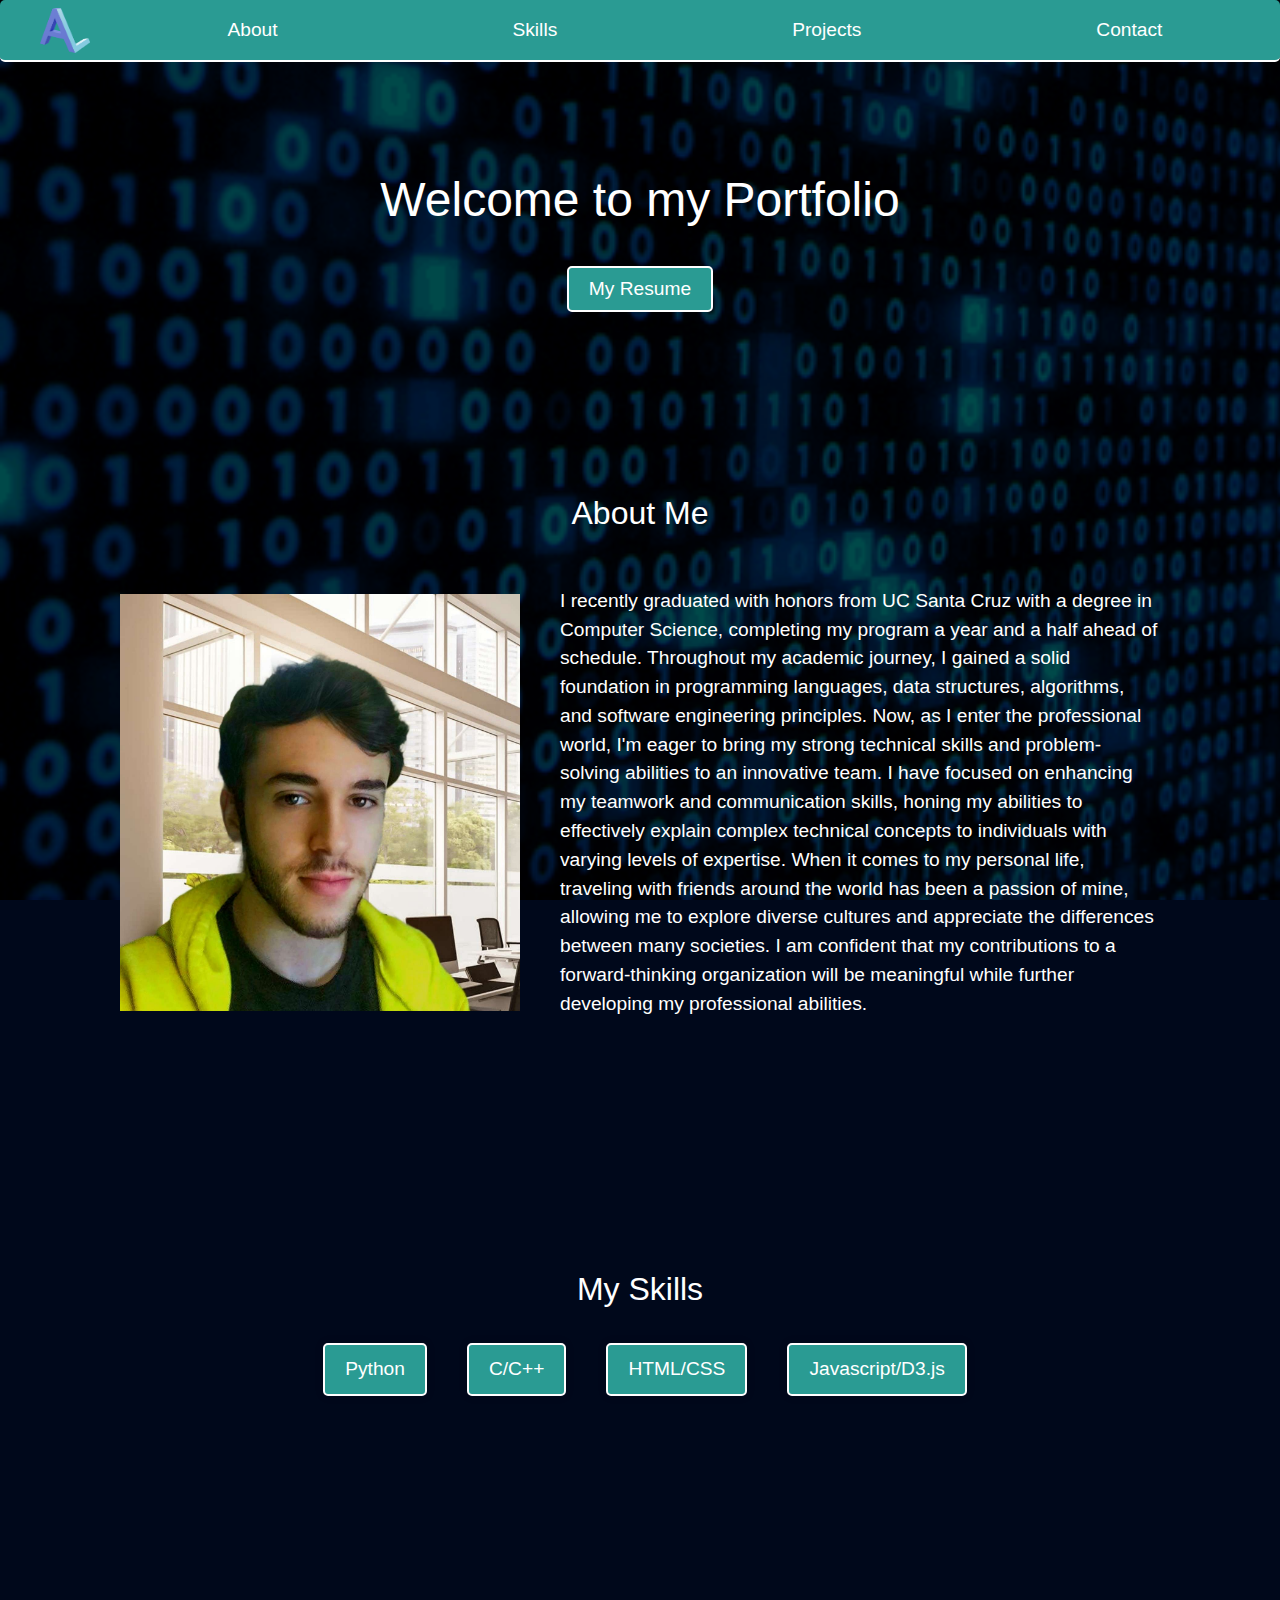
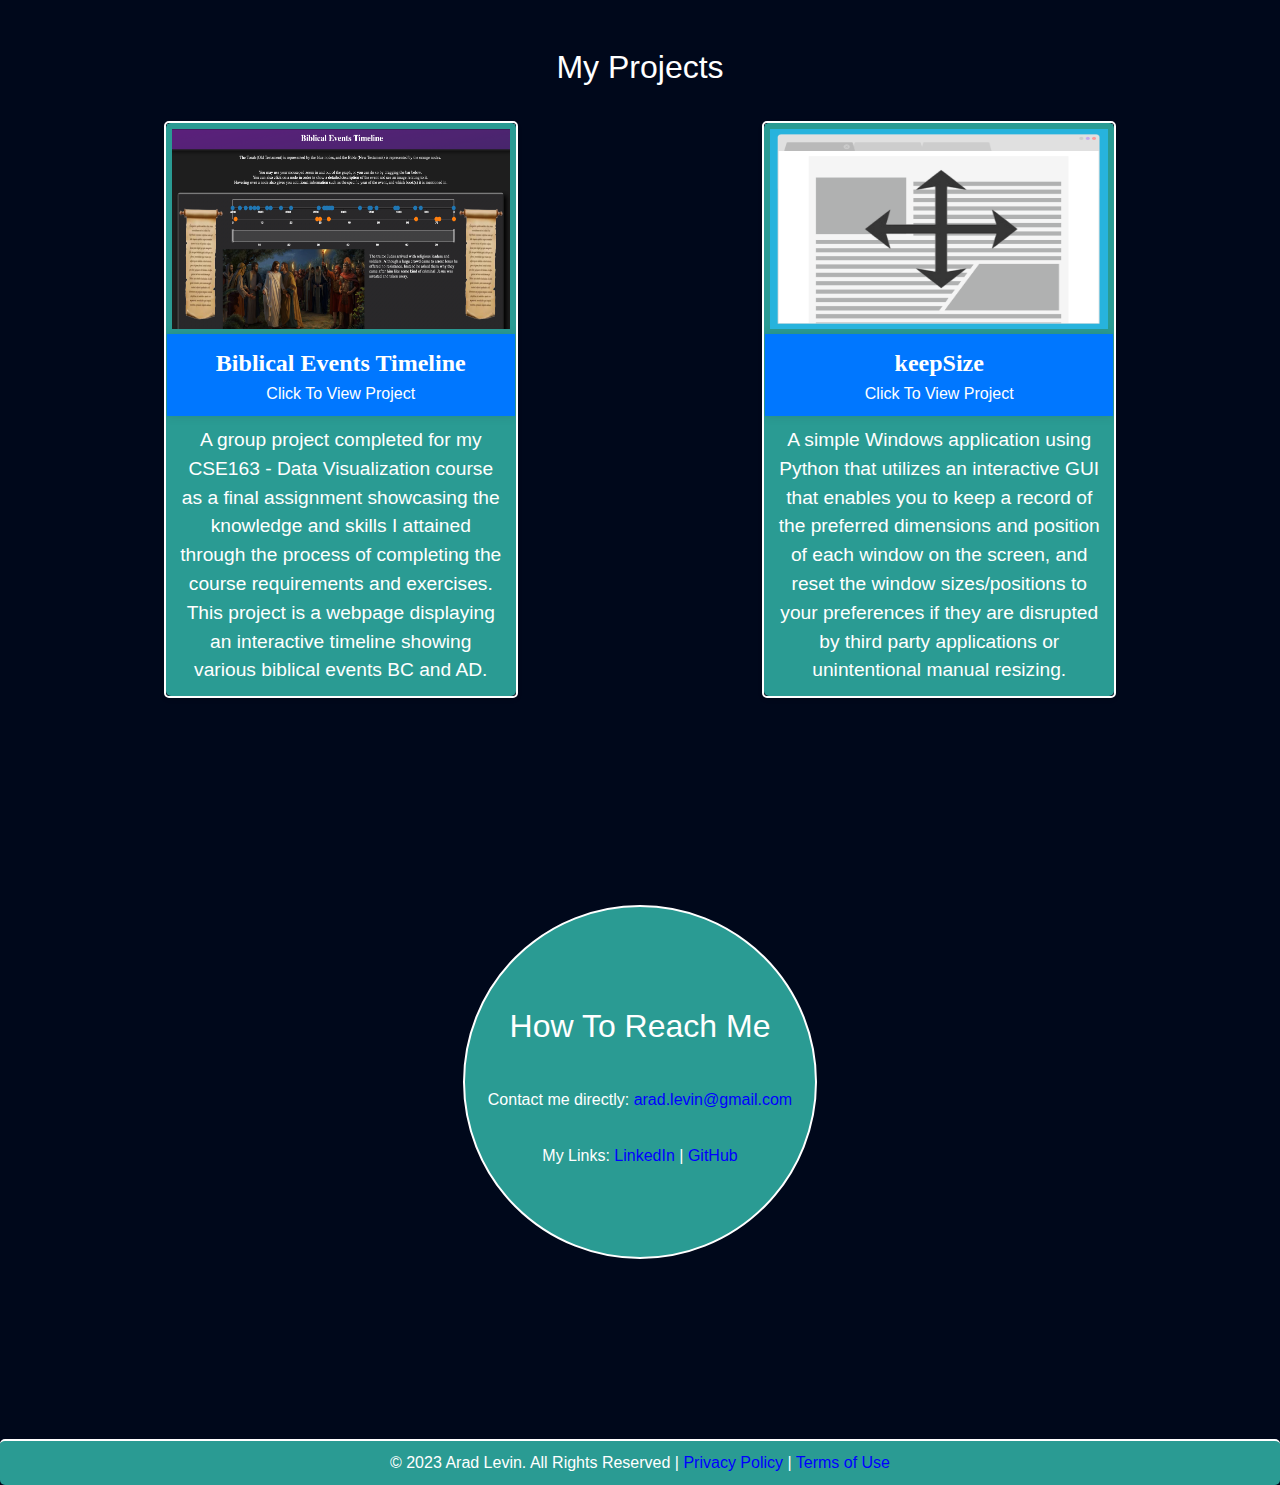
<file: index.html>
<!DOCTYPE html>
<html>
  <head>
    <title>My Portfolio</title>
    <link rel="stylesheet" href="style.css">
    <script type="text/javascript" src="index.js"></script>
  </head>
  <body>
      
    <div class="overlay"></div>
      
    <div>
      <nav>
        <ul>
          <img src="./images/logo.png" alt="Logo Placeholder" style="width: 50px; height: 45px;">
          <li><a href="#about">About</a></li>
          <li><a href="#skills">Skills</a></li>
          <li><a href="#proj">Projects</a></li>
          <li><a href="#contact">Contact</a></li>
        </ul>
      </nav>
    </div>
    <div class="wrapper">
      <header>
        <h1>Welcome to my Portfolio</h1>
        <button id="resume-button">My Resume</button>
          
        <div id="resume-modal" class="modal">
          <div class="modal-content">
            <span class="close">&times;</span>
            <iframe src="./images/resume.pdf"></iframe>
          </div>
        </div>
      </header>
      <section id="about">
        <h2>About Me</h2>
        <div class="content">
            <img src="/images/Me.jpg" alt="Your Photo">
            <p>I recently graduated with honors from UC Santa Cruz with a degree in Computer Science, completing my program a year and a half ahead of schedule. Throughout my academic journey, I gained a solid foundation in programming languages, data structures, algorithms, and software engineering principles. Now, as I enter the professional world, I'm eager to bring my strong technical skills and problem-solving abilities to an innovative team. I have focused on enhancing my teamwork and communication skills, honing my abilities to effectively explain complex technical concepts to individuals with varying levels of expertise. When it comes to my personal life, traveling with friends around the world has been a passion of mine, allowing me to explore diverse cultures and appreciate the differences between many societies. I am confident that my contributions to a forward-thinking organization will be meaningful while further developing my professional abilities.</p>
        </div>
      </section>
      <section id="skills">
        <h2>My Skills</h2>
        <ul>
          <a href="https://github.com/Arad-L/keepSize"><li>Python</li></a>
          <a href="https://github.com/Arad-L/UCSC13S-Computer-Systems"><li>C/C++</li></a>
          <a href="https://github.com/Arad-L/Arad-L.github.io"><li>HTML/CSS</li></a>
          <a href="https://github.com/Arad-L/Arad-L.github.io/tree/master/timeline"><li>Javascript/D3.js</li></a>
        </ul>
      </section>
      <section id="projects">
        <h2 id="proj">My Projects</h2>
        <div class="project">
          <a href="https://arad-l.github.io/timeline"><img src="./images/bibleproj.png" alt="Project 1">
          <div class="project-title"><h3 id="project-title" style="font-family: didot;"><b>Biblical Events Timeline</b></h3>Click To View Project</div>
          <p>A group project completed for my CSE163 - Data Visualization course as a final assignment showcasing the knowledge and skills I attained through the process of completing the course requirements and exercises. This project is a webpage displaying an interactive timeline showing various biblical events BC and AD.</p>
          </a>
        </div>
        <div class="project">
          <a href="https://github.com/Arad-L/keepSize"><img src="./images/keepSizeLogo.png" alt="Project 2">
          <div class="project-title"><h3 id="project-title" style="font-family: didot;"><b>keepSize</b></h3>Click To View Project</div>
          <p>A simple Windows application using Python that utilizes an interactive GUI that enables you to keep a record of the preferred dimensions and position of each window on the screen, and reset the window sizes/positions to your preferences if they are disrupted by third party applications or unintentional manual resizing.</p>
          </a>
        </div>
      </section>
      <section id="contact">
        <div class="circle">
          <h1>How To Reach Me</h1>
          <p>Contact me directly: <a href="mailto:arad.levin@gmail.com">arad.levin@gmail.com</a></p>
          <p>My Links: <a href="https://www.linkedin.com/in/arad-levin">LinkedIn</a> | <a href="https://github.com/Arad-L/">GitHub</a></p>
        </div>
      </section>
    </div>
    <footer id="ramble">
      <p>&copy; 2023 Arad Levin. All Rights Reserved | <a href="./policy.html">Privacy Policy</a> | <a href="./terms.html">Terms of Use</a></p>
    </footer>

  </body>
</html>
</file>
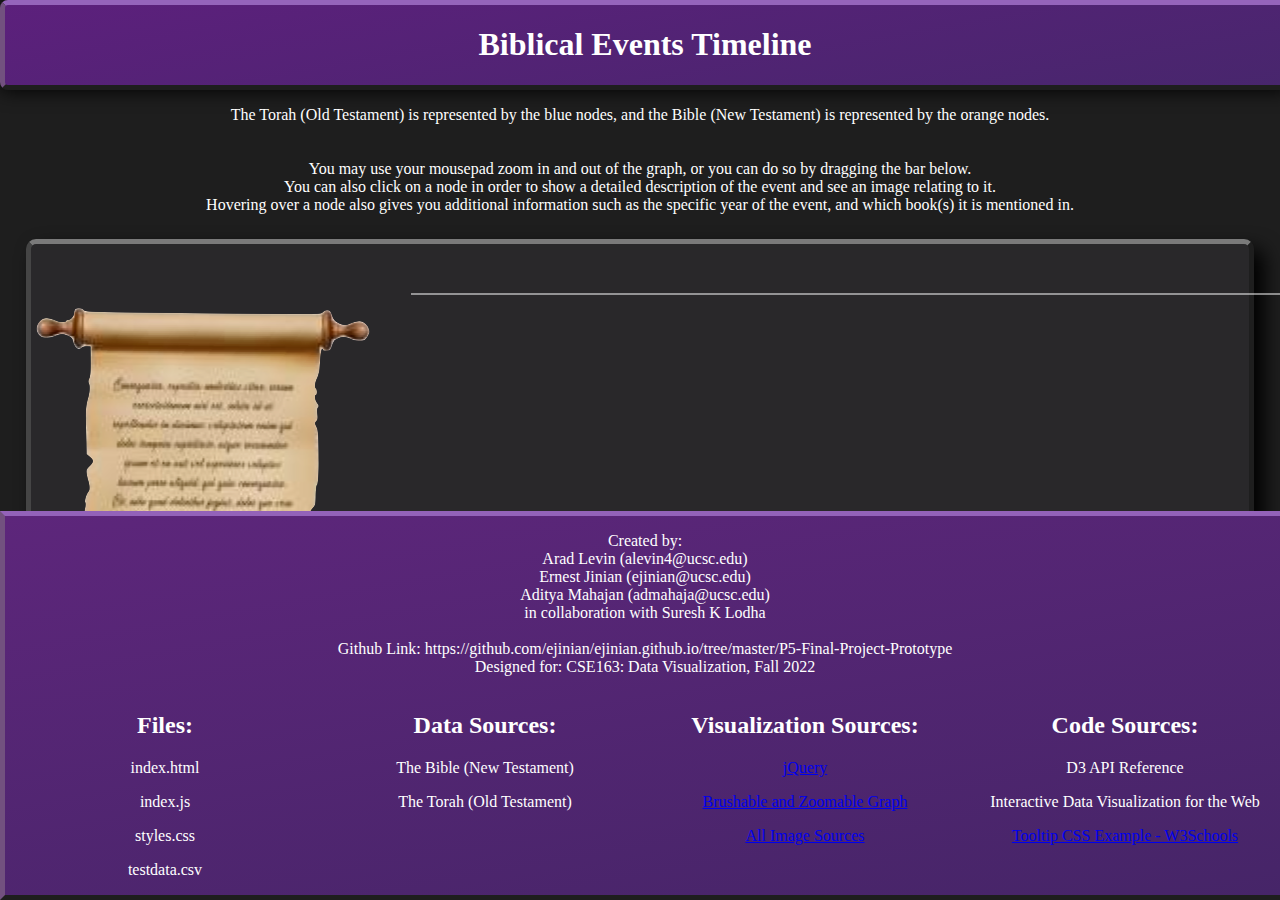
<file: CSE163-Final-Project/index.html>
<!DOCTYPE html>
<html lang="en">
<head>
    <meta name="viewport" content="width=device-width, initial-scale=1.0" />
    <script src="https://d3js.org/d3.v4.min.js"></script>
    <link rel="stylesheet" href="./styles.css" />
    <script src="https://code.jquery.com/jquery-3.5.1.min.js"></script>
    <style>
        svg {
            display: block;
            margin: 0 auto;
        }
    </style>
</head>
<body>

    <div class="look-nice">
        <h1 id="title" style = "text-align:center;"><bold>Biblical Events Timeline</bold></h1>
    </div>
    <div class="tooltip" style="opacity: 0;"></div>
    
    <div id="legend" style="text-align: center;">
        <p>
            The Torah (Old Testament) is represented by the blue nodes, and the Bible (New Testament) is represented by the orange nodes.
            <br><br>
            <br>You may use your mousepad zoom in and out of the graph, or you can do so by dragging the bar below.
            <br>You can also click on a node in order to show a detailed description of the event and see an image relating to it.
            <br>Hovering over a node also gives you additional information such as the specific year of the event, and which book(s) it is mentioned in.
        </p>
    </div>
    
    
    <div id="timeline">
        <div class="center-amogus">
            <div id="child left">         
                <img style="float: left;" id="ig" src="easy.png"></img>
            </div>
            <div id="child mid">
                <svg style="float: center;"width="960" height="200"><line x1="40" y1="50" x2="940" y2="50" style="stroke:white;stroke-width:1" /></svg>
                <div id="imagecontainer" style="max-width: 1000px; display: flex;">
                    <img id="book-image" style="max-height: 300px;"></img>
                    <p id="book-text" style="margin-left: 20px;"></p>
                </div>
            </div>
            <div id="child right">         
                <img style="float: right;" id="img" src="easy.png"></img>
            </div>
        </div>
    </div>
    <script type="text/javascript" src="index.js"></script>

    <div class="row" style="background-color:#8109a9;">
        <div>
            <p style="text-align: center;">Created by:<br>
                Arad Levin (alevin4@ucsc.edu)<br>
                Ernest Jinian (ejinian@ucsc.edu)<br>
                Aditya Mahajan (admahaja@ucsc.edu) <br>in collaboration with Suresh K Lodha<br><br>
                
                Github Link: https://github.com/ejinian/ejinian.github.io/tree/master/P5-Final-Project-Prototype<br>
                
                Designed for: CSE163: Data Visualization, Fall 2022</p>
        </div>
        <div class="column" style="text-align: center;">
            <h2>Files:</h2>
            <p>index.html</p>
            <p>index.js</p>
            <p>styles.css</p>
            <p>testdata.csv</p>
        </div>
        <div class="column" style="text-align: center;">
            <h2>Data Sources:</h2>
            <p>The Bible (New Testament)</p>
            <p>The Torah (Old Testament)</p>
        </div>
        <div class="column" style="text-align: center;">
            <h2>Visualization Sources:</h2>
            <p><a href="https://code.jquery.com/jquery-3.5.1.min.js" target = "_blank">jQuery</a></p>
            <p><a href="https://observablehq.com/@d3/focus-context" target = "_blank">Brushable and Zoomable Graph</a></p>
            <p><a href="https://pastebin.com/cm6ePmnV" target = "_blank">All Image Sources</a></p>
        </div>
        <div class="column" style="text-align: center;">
            <h2>Code Sources:</h2>
            <p>D3 API Reference</p>
            <p>Interactive Data Visualization for the Web</p>
            <p><a href="https://www.w3schools.com/css/css_tooltip.asp" target = "_blank">Tooltip CSS Example - W3Schools</a></p>
        </div>
    </div>
</body>
</html>
</file>
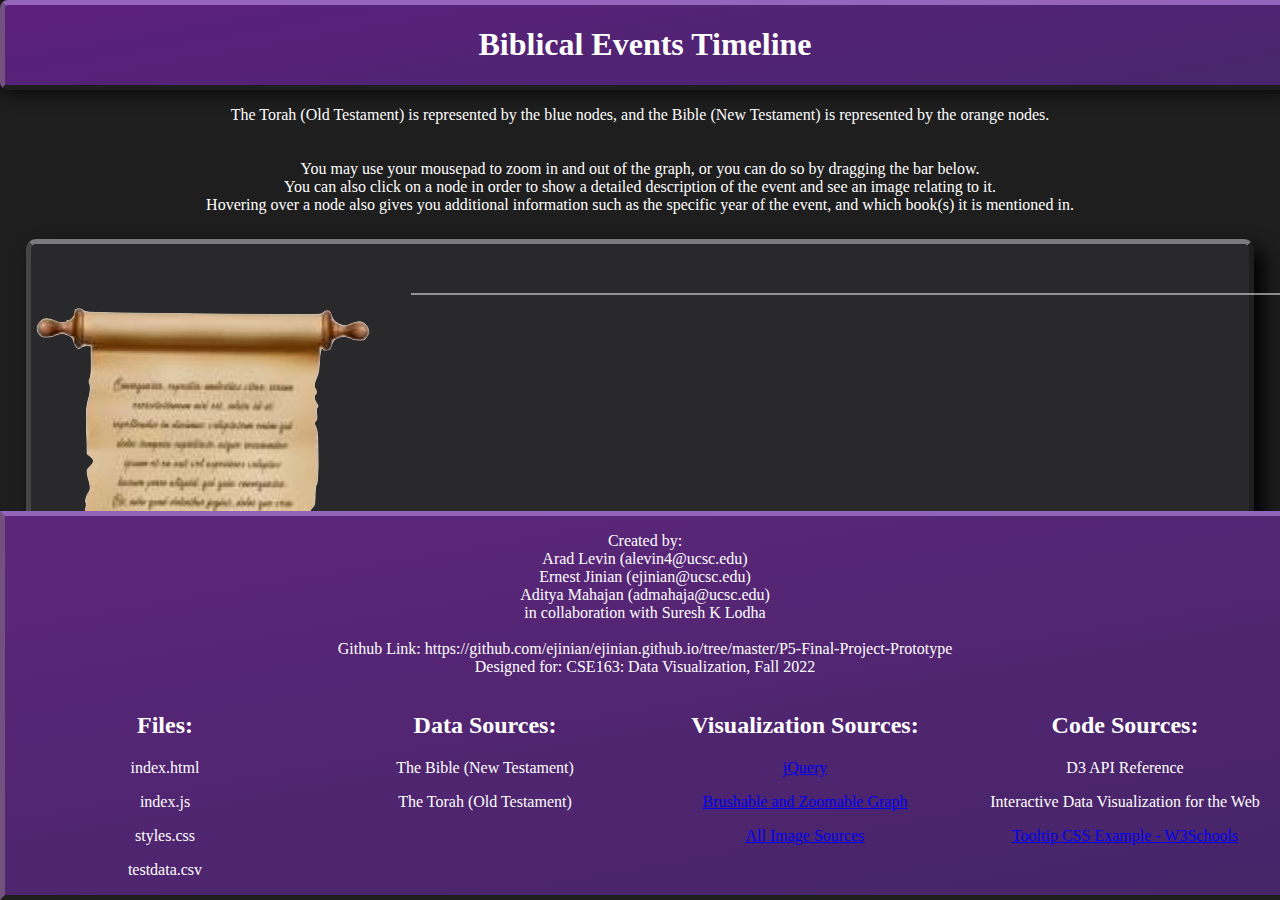
<file: timeline/index.html>
<!DOCTYPE html>
<html lang="en">
<head>
    <meta name="viewport" content="width=device-width, initial-scale=1.0" />
    <script src="https://d3js.org/d3.v4.min.js"></script>
    <link rel="stylesheet" href="./styles.css" />
    <script src="https://code.jquery.com/jquery-3.5.1.min.js"></script>
    <style>
        svg {
            display: block;
            margin: 0 auto;
        }
    </style>
</head>
<body>

    <div class="look-nice">
        <h1 id="title" style = "text-align:center;"><bold>Biblical Events Timeline</bold></h1>
    </div>
    <div class="tooltip" style="opacity: 0;"></div>
    
    <div id="legend" style="text-align: center;">
        <p>
            The Torah (Old Testament) is represented by the blue nodes, and the Bible (New Testament) is represented by the orange nodes.
            <br><br>
            <br>You may use your mousepad to zoom in and out of the graph, or you can do so by dragging the bar below.
            <br>You can also click on a node in order to show a detailed description of the event and see an image relating to it.
            <br>Hovering over a node also gives you additional information such as the specific year of the event, and which book(s) it is mentioned in.
        </p>
    </div>
    
    
    <div id="timeline">
        <div class="center-amogus">
            <div id="child left">         
                <img style="float: left;" id="ig" src="easy.png"></img>
            </div>
            <div id="child mid">
                <svg style="float: center;"width="960" height="200"><line x1="40" y1="50" x2="940" y2="50" style="stroke:white;stroke-width:1" /></svg>
                <div id="imagecontainer" style="max-width: 1000px; display: flex;">
                    <img id="book-image" style="max-height: 300px;"></img>
                    <p id="book-text" style="margin-left: 20px;"></p>
                </div>
            </div>
            <div id="child right">         
                <img style="float: right;" id="img" src="easy.png"></img>
            </div>
        </div>
    </div>
    <script type="text/javascript" src="index.js"></script>

    <div class="row" style="background-color:#8109a9;">
        <div>
            <p style="text-align: center;">Created by:<br>
                Arad Levin (alevin4@ucsc.edu)<br>
                Ernest Jinian (ejinian@ucsc.edu)<br>
                Aditya Mahajan (admahaja@ucsc.edu) <br>in collaboration with Suresh K Lodha<br><br>
                
                Github Link: https://github.com/ejinian/ejinian.github.io/tree/master/P5-Final-Project-Prototype<br>
                
                Designed for: CSE163: Data Visualization, Fall 2022</p>
        </div>
        <div class="column" style="text-align: center;">
            <h2>Files:</h2>
            <p>index.html</p>
            <p>index.js</p>
            <p>styles.css</p>
            <p>testdata.csv</p>
        </div>
        <div class="column" style="text-align: center;">
            <h2>Data Sources:</h2>
            <p>The Bible (New Testament)</p>
            <p>The Torah (Old Testament)</p>
        </div>
        <div class="column" style="text-align: center;">
            <h2>Visualization Sources:</h2>
            <p><a href="https://code.jquery.com/jquery-3.5.1.min.js" target = "_blank">jQuery</a></p>
            <p><a href="https://observablehq.com/@d3/focus-context" target = "_blank">Brushable and Zoomable Graph</a></p>
            <p><a href="https://pastebin.com/cm6ePmnV" target = "_blank">All Image Sources</a></p>
        </div>
        <div class="column" style="text-align: center;">
            <h2>Code Sources:</h2>
            <p>D3 API Reference</p>
            <p>Interactive Data Visualization for the Web</p>
            <p><a href="https://www.w3schools.com/css/css_tooltip.asp" target = "_blank">Tooltip CSS Example - W3Schools</a></p>
        </div>
    </div>
</body>
</html>
</file>
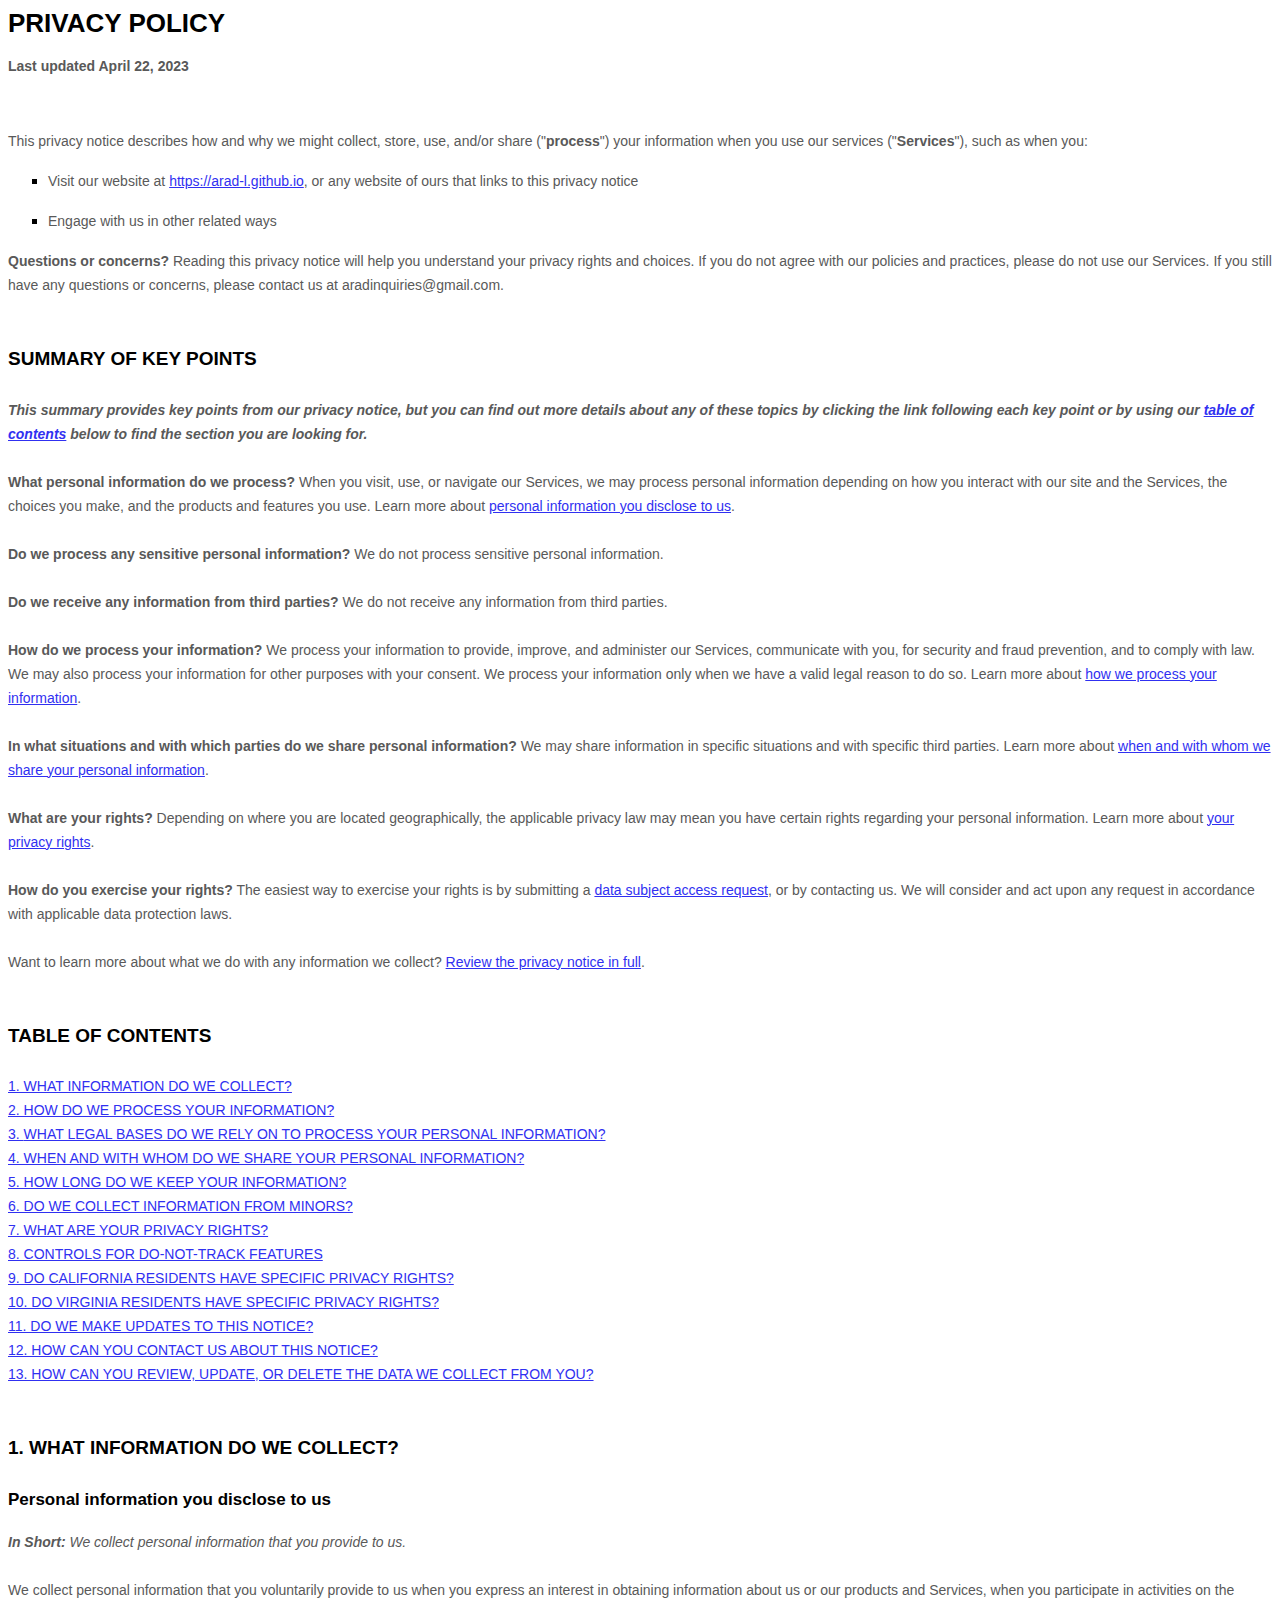
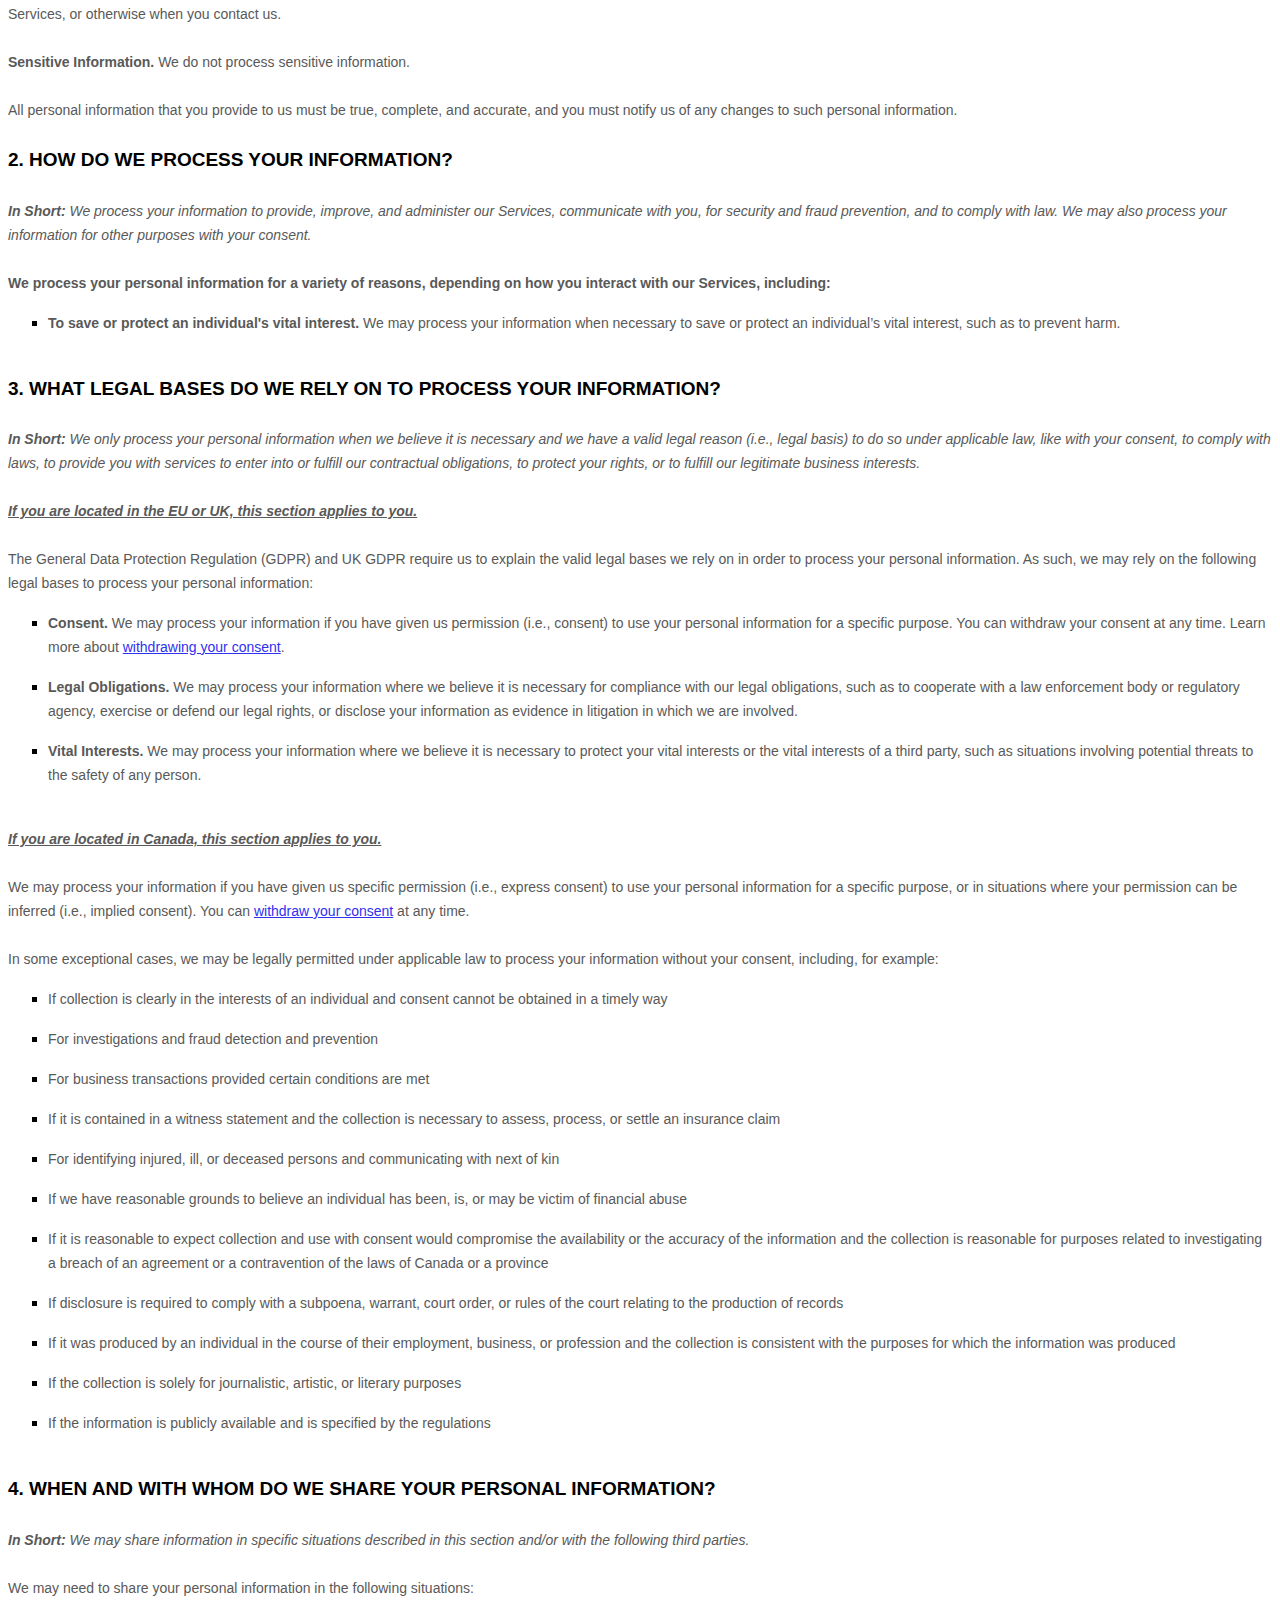
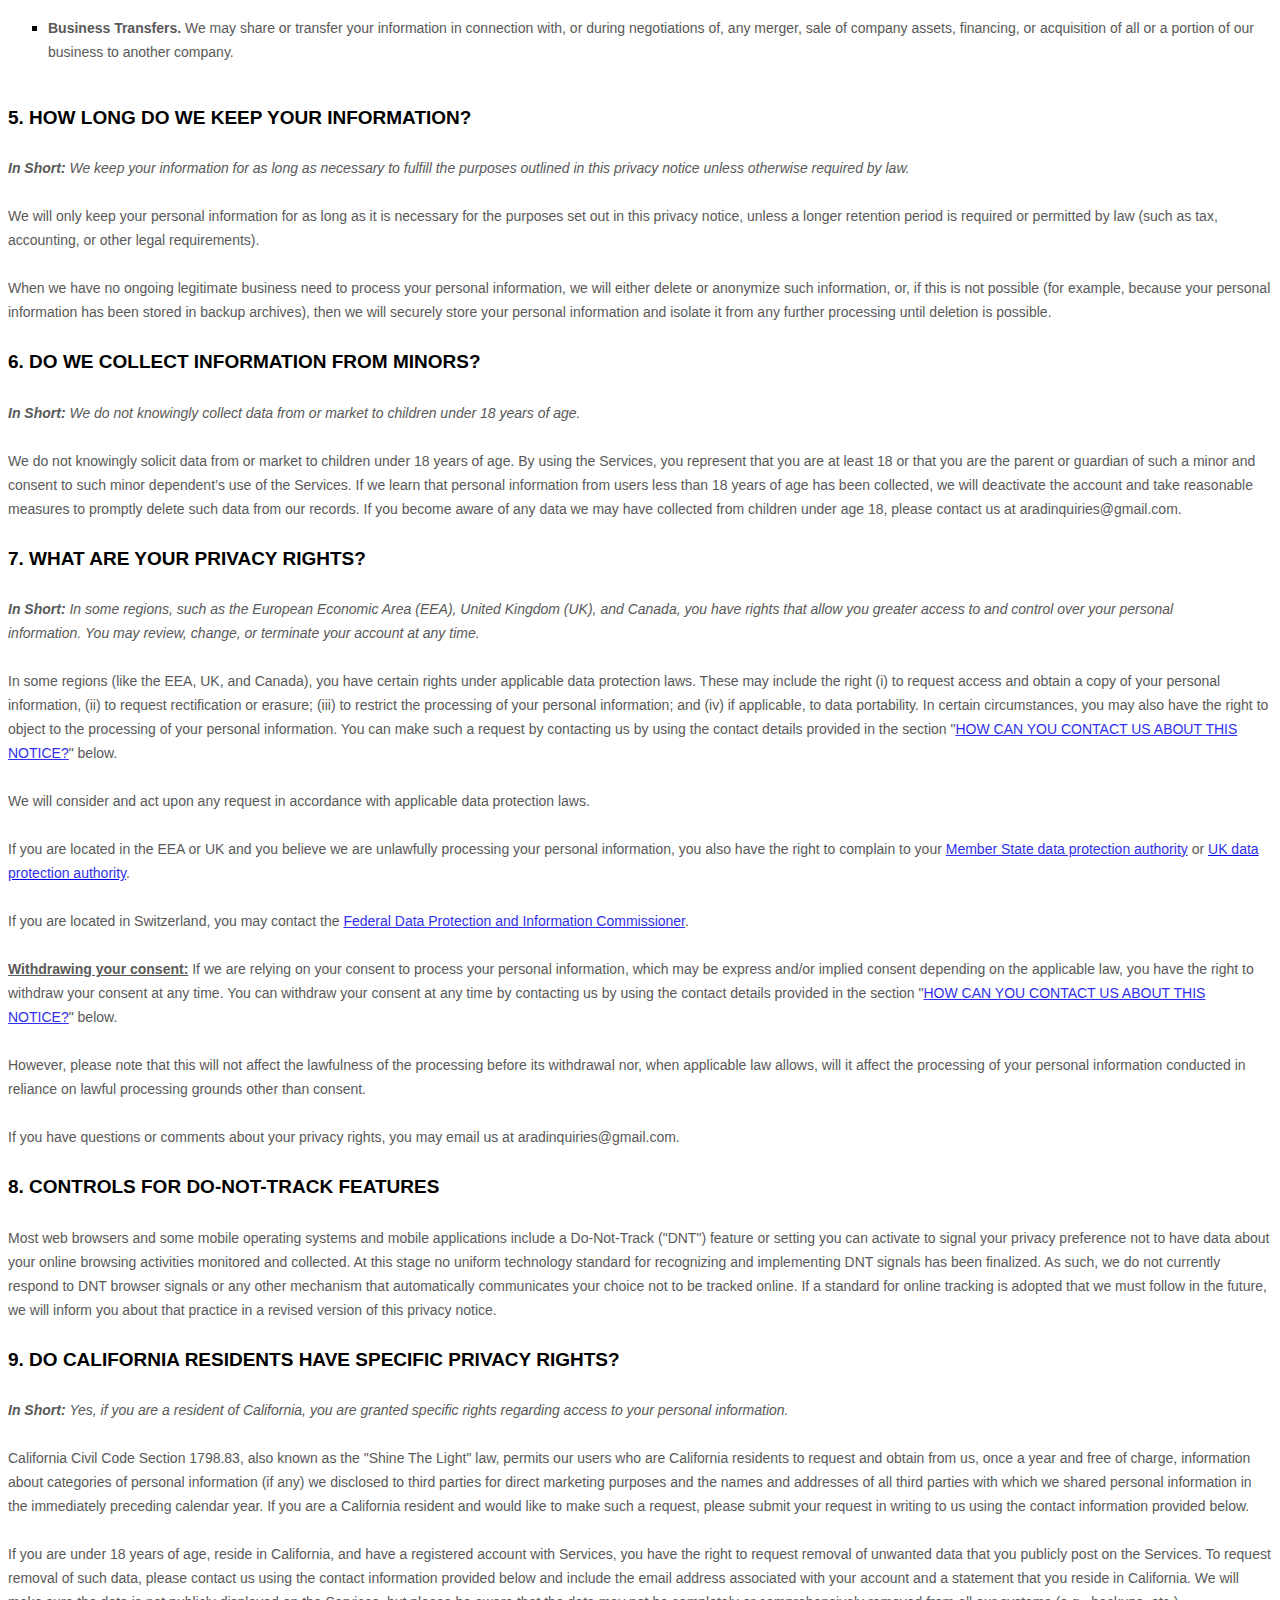
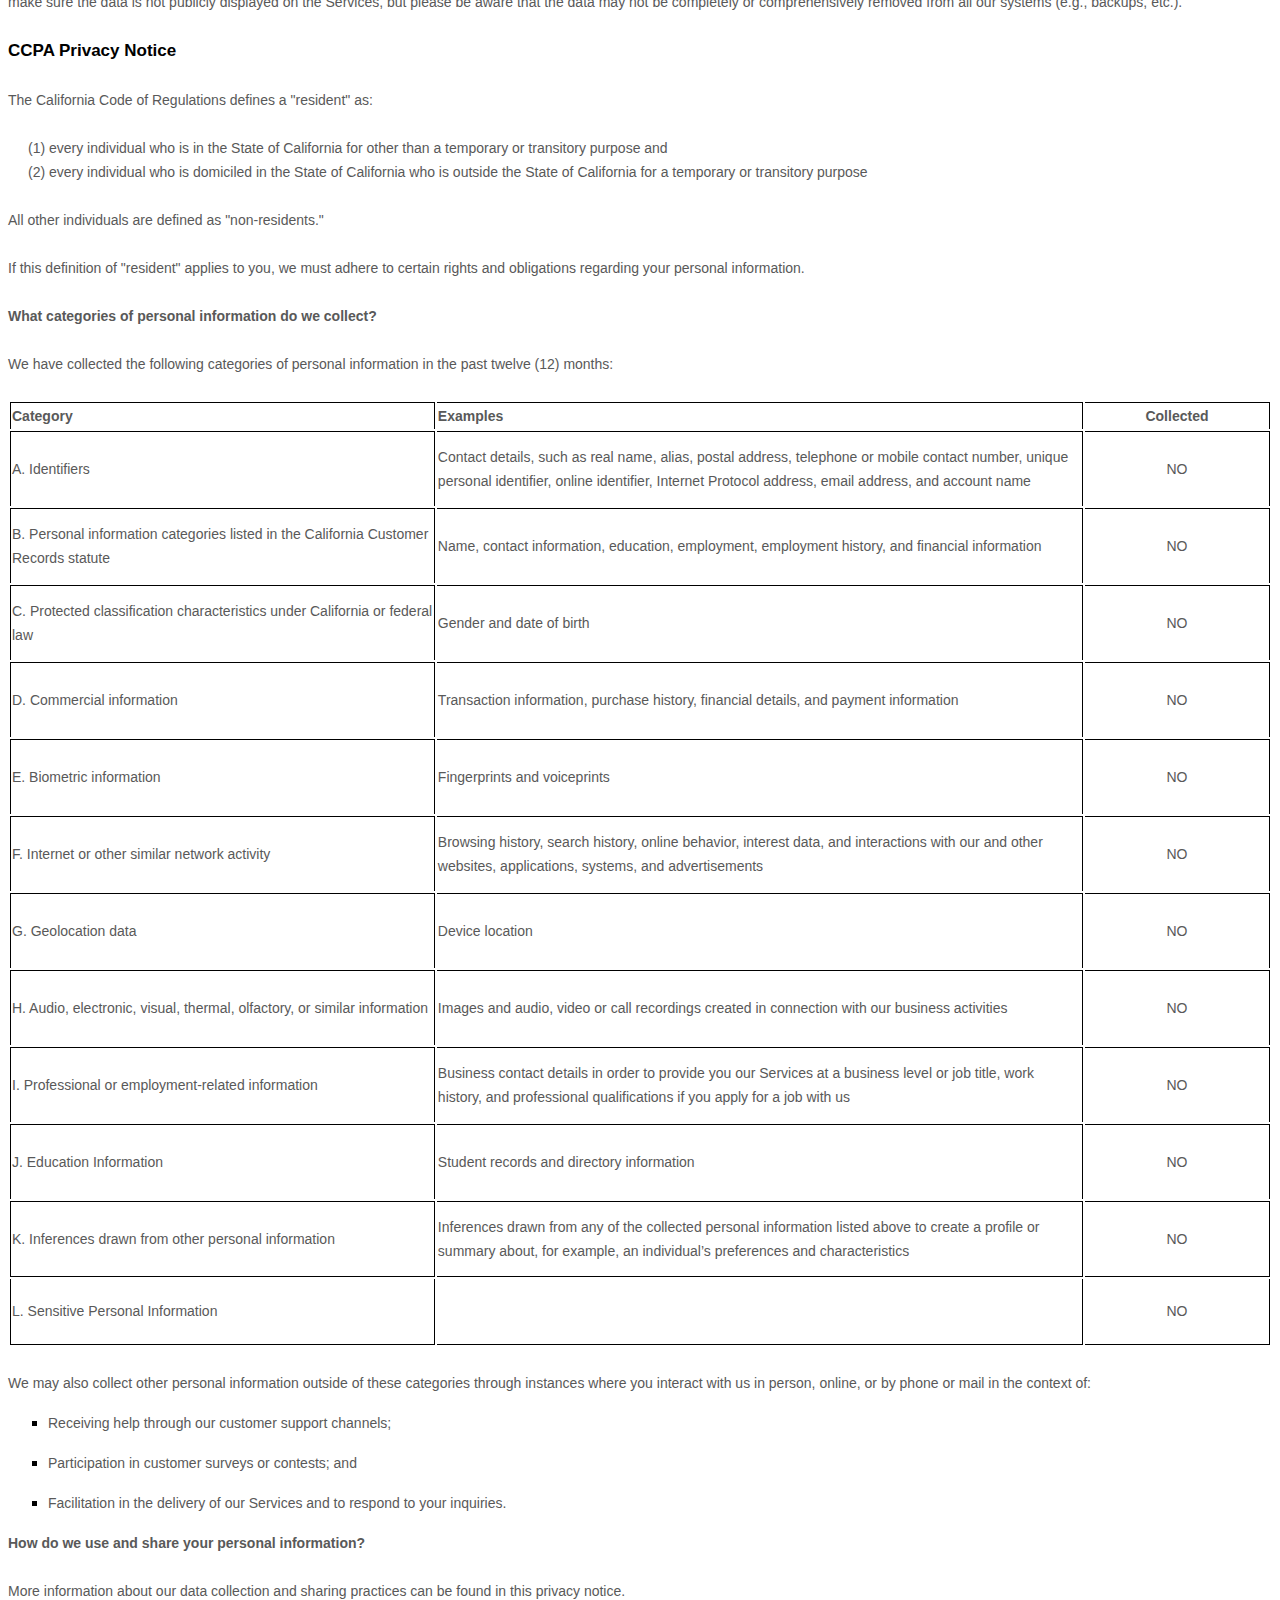
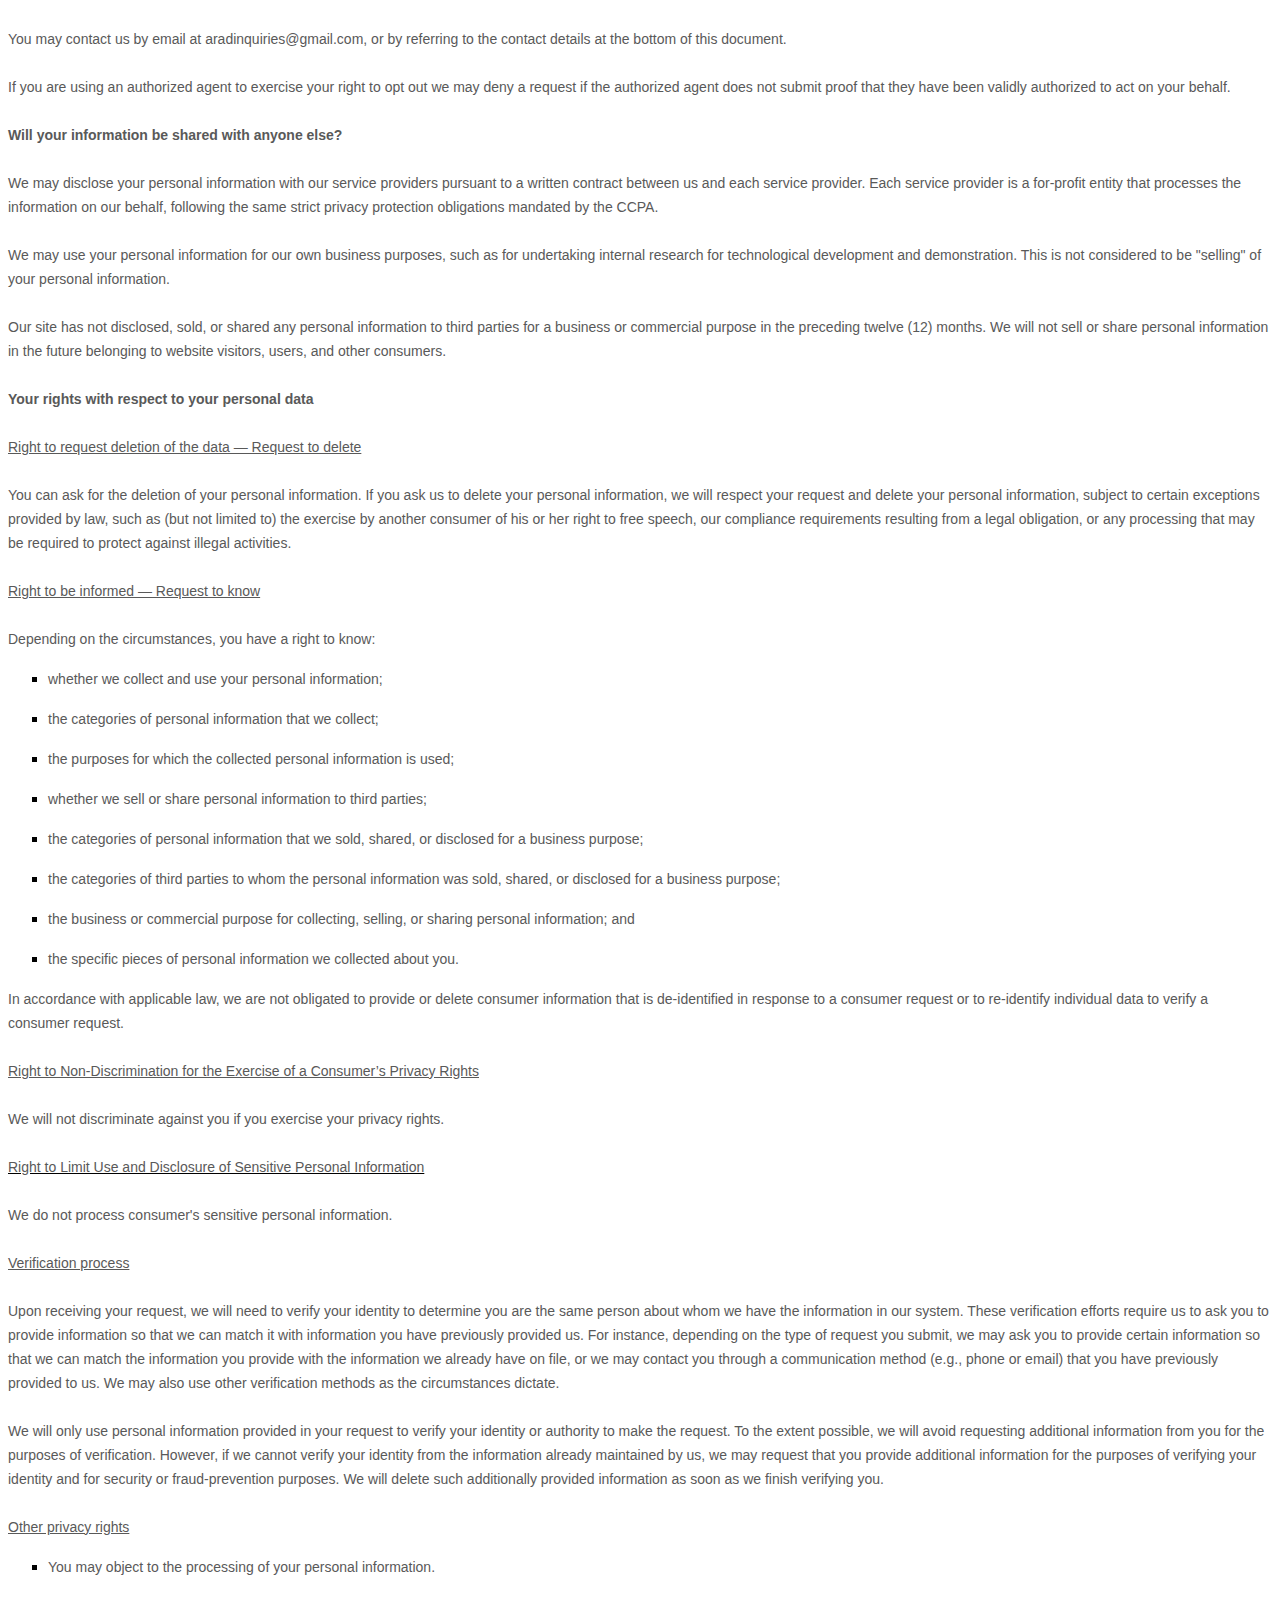
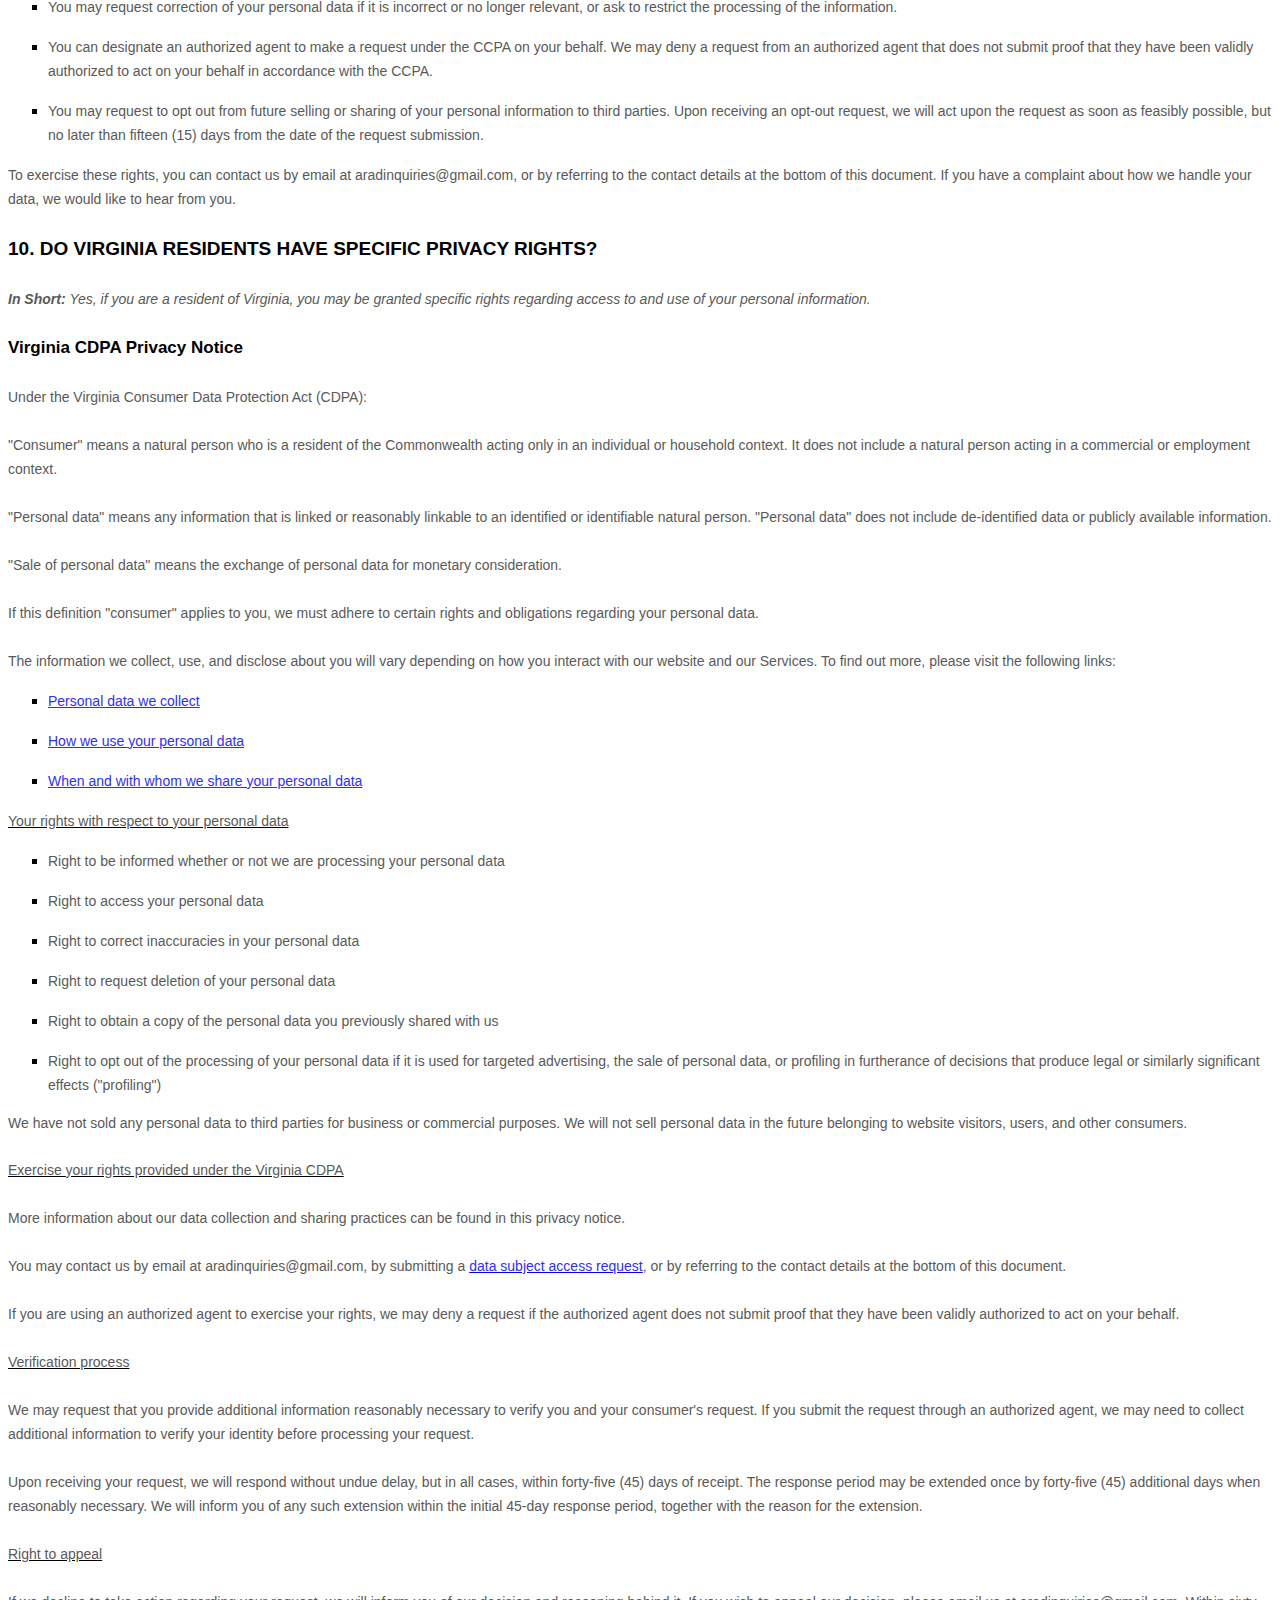
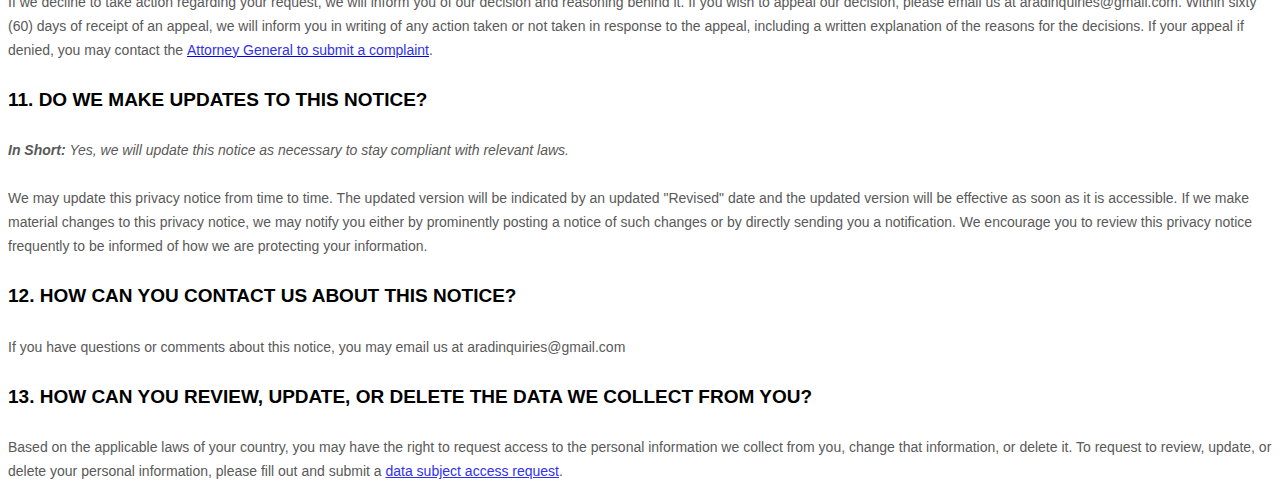
<file: policy.html>
<!DOCTYPE html>
<html>

<style>
  [data-custom-class='body'], [data-custom-class='body'] * {
          background: transparent !important;
        }
[data-custom-class='title'], [data-custom-class='title'] * {
          font-family: Arial !important;
font-size: 26px !important;
color: #000000 !important;
        }
[data-custom-class='subtitle'], [data-custom-class='subtitle'] * {
          font-family: Arial !important;
color: #595959 !important;
font-size: 14px !important;
        }
[data-custom-class='heading_1'], [data-custom-class='heading_1'] * {
          font-family: Arial !important;
font-size: 19px !important;
color: #000000 !important;
        }
[data-custom-class='heading_2'], [data-custom-class='heading_2'] * {
          font-family: Arial !important;
font-size: 17px !important;
color: #000000 !important;
        }
[data-custom-class='body_text'], [data-custom-class='body_text'] * {
          color: #595959 !important;
font-size: 14px !important;
font-family: Arial !important;
        }
[data-custom-class='link'], [data-custom-class='link'] * {
          color: #3030F1 !important;
font-size: 14px !important;
font-family: Arial !important;
word-break: break-word !important;
        }
</style>

      <div data-custom-class="body">
      <div><strong><span style="font-size: 26px;"><span data-custom-class="title"><bdt class="block-component"></bdt><bdt class="question">PRIVACY POLICY</bdt><bdt class="statement-end-if-in-editor"></bdt></span></span></strong></div><div><br></div><div><span style="color: rgb(127, 127, 127);"><strong><span style="font-size: 15px;"><span data-custom-class="subtitle">Last updated <bdt class="question">April 22, 2023</bdt></span></span></strong></span></div><div><br></div><div><br></div><div><br></div><div style="line-height: 1.5;"><span style="color: rgb(127, 127, 127);"><span style="color: rgb(89, 89, 89); font-size: 15px;"><span data-custom-class="body_text">This privacy notice describes how and why we might collect, store, use, and/or share (<bdt class="block-component"></bdt>"<strong>process</strong>"<bdt class="statement-end-if-in-editor"></bdt>) your information when you use our services (<bdt class="block-component"></bdt>"<strong>Services</strong>"<bdt class="statement-end-if-in-editor"></bdt>), such as when you:</span></span></span><span style="font-size: 15px;"><span style="color: rgb(127, 127, 127);"><span data-custom-class="body_text"><span style="color: rgb(89, 89, 89);"><span data-custom-class="body_text"><bdt class="block-component"></bdt></span></span></span></span></span></div><ul><li style="line-height: 1.5;"><span style="font-size: 15px; color: rgb(89, 89, 89);"><span style="font-size: 15px; color: rgb(89, 89, 89);"><span data-custom-class="body_text">Visit our website<bdt class="block-component"></bdt> at <bdt class="question"><a href="https://arad-l.github.io" target="_blank" data-custom-class="link">https://arad-l.github.io</a></bdt><span style="font-size: 15px;"><span style="color: rgb(89, 89, 89);"><span data-custom-class="body_text"><span style="font-size: 15px;"><span style="color: rgb(89, 89, 89);"><bdt class="statement-end-if-in-editor">, or any website of ours that links to this privacy notice</bdt></span></span></span></span></span></span></span></span></li></ul><div><bdt class="block-component"><span style="font-size: 15px;"><span style="font-size: 15px;"><span style="color: rgb(127, 127, 127);"><span data-custom-class="body_text"><span style="color: rgb(89, 89, 89);"><span data-custom-class="body_text"><bdt class="block-component"></bdt></bdt></span></span></span></span></span></span></span></span></li></ul><div style="line-height: 1.5;"><span style="font-size: 15px;"><span style="color: rgb(127, 127, 127);"><span data-custom-class="body_text"><span style="color: rgb(89, 89, 89);"><span data-custom-class="body_text"><bdt class="block-component"></bdt></span></span></span></span></span></div><ul><li style="line-height: 1.5;"><span style="font-size: 15px; color: rgb(89, 89, 89);"><span style="font-size: 15px; color: rgb(89, 89, 89);"><span data-custom-class="body_text">Engage with us in other related ways<span style="font-size: 15px;"><span style="color: rgb(89, 89, 89);"><span data-custom-class="body_text"><span style="font-size: 15px;"><span style="color: rgb(89, 89, 89);"><bdt class="statement-end-if-in-editor"></bdt></span></span></span></span></span></span></span></span></li></ul><div style="line-height: 1.5;"><span style="font-size: 15px;"><span style="color: rgb(127, 127, 127);"><span data-custom-class="body_text"><strong>Questions or concerns? </strong>Reading this privacy notice will help you understand your privacy rights and choices. If you do not agree with our policies and practices, please do not use our Services. If you still have any questions or concerns, please contact us at <bdt class="question">aradinquiries@gmail.com</bdt>.</span></span></span></div><div style="line-height: 1.5;"><br></div><div style="line-height: 1.5;"><br></div><div style="line-height: 1.5;"><strong><span style="font-size: 15px;"><span data-custom-class="heading_1">SUMMARY OF KEY POINTS</span></span></strong></div><div style="line-height: 1.5;"><br></div><div style="line-height: 1.5;"><span style="font-size: 15px;"><span data-custom-class="body_text"><strong><em>This summary provides key points from our privacy notice, but you can find out more details about any of these topics by clicking the link following each key point or by using our </em></strong></span></span><a data-custom-class="link" href="#toc"><span style="font-size: 15px;"><span data-custom-class="body_text"><strong><em>table of contents</em></strong></span></span></a><span style="font-size: 15px;"><span data-custom-class="body_text"><strong><em> below to find the section you are looking for.</em></strong></span></span></div><div style="line-height: 1.5;"><br></div><div style="line-height: 1.5;"><span style="font-size: 15px;"><span data-custom-class="body_text"><strong>What personal information do we process?</strong> When you visit, use, or navigate our Services, we may process personal information depending on how you interact with <bdt class="block-component"></bdt><bdt class="question">our site</bdt><bdt class="statement-end-if-in-editor"></bdt> and the Services, the choices you make, and the products and features you use. Learn more about </span></span><a data-custom-class="link" href="#personalinfo"><span style="font-size: 15px;"><span data-custom-class="body_text">personal information you disclose to us</span></span></a><span data-custom-class="body_text">.</span></div><div style="line-height: 1.5;"><br></div><div style="line-height: 1.5;"><span style="font-size: 15px;"><span data-custom-class="body_text"><strong>Do we process any sensitive personal information?</strong> <bdt class="block-component"></bdt>We do not process sensitive personal information.<bdt class="else-block"></bdt></span></span></div><div style="line-height: 1.5;"><br></div><div style="line-height: 1.5;"><span style="font-size: 15px;"><span data-custom-class="body_text"><strong>Do we receive any information from third parties?</strong> <bdt class="block-component"></bdt>We do not receive any information from third parties.<bdt class="else-block"></bdt></span></span></div><div style="line-height: 1.5;"><br></div><div style="line-height: 1.5;"><span style="font-size: 15px;"><span data-custom-class="body_text"><strong>How do we process your information?</strong> We process your information to provide, improve, and administer our Services, communicate with you, for security and fraud prevention, and to comply with law. We may also process your information for other purposes with your consent. We process your information only when we have a valid legal reason to do so. Learn more about </span></span><a data-custom-class="link" href="#infouse"><span style="font-size: 15px;"><span data-custom-class="body_text">how we process your information</span></span></a><span data-custom-class="body_text">.</span></div><div style="line-height: 1.5;"><br></div><div style="line-height: 1.5;"><span style="font-size: 15px;"><span data-custom-class="body_text"><strong>In what situations and with which <bdt class="block-component"></bdt>parties do we share personal information?</strong> We may share information in specific situations and with specific <bdt class="block-component"></bdt>third parties. Learn more about </span></span><a data-custom-class="link" href="#whoshare"><span style="font-size: 15px;"><span data-custom-class="body_text">when and with whom we share your personal information</span></span></a><span style="font-size: 15px;"><span data-custom-class="body_text">.<bdt class="block-component"></bdt></span></span></div><div style="line-height: 1.5;"><br></div><div style="line-height: 1.5;"><span style="font-size: 15px;"><span data-custom-class="body_text"><strong>What are your rights?</strong> Depending on where you are located geographically, the applicable privacy law may mean you have certain rights regarding your personal information. Learn more about </span></span><a data-custom-class="link" href="#privacyrights"><span style="font-size: 15px;"><span data-custom-class="body_text">your privacy rights</span></span></a><span data-custom-class="body_text">.</span></div><div style="line-height: 1.5;"><br></div><div style="line-height: 1.5;"><span style="font-size: 15px;"><span data-custom-class="body_text"><strong>How do you exercise your rights?</strong> The easiest way to exercise your rights is by <bdt class="block-component">submitting a </bdt></span></span><a data-custom-class="link" href="https://app.termly.io/notify/0da45213-fd7b-4c0e-82a8-265692e521a1" rel="noopener noreferrer" target="_blank"><span style="font-size: 15px;"><span data-custom-class="body_text">data subject access request</span></span></a><span style="font-size: 15px;"><span data-custom-class="body_text"><bdt class="block-component"></bdt>, or by contacting us. We will consider and act upon any request in accordance with applicable data protection laws.</span></span></div><div style="line-height: 1.5;"><br></div><div style="line-height: 1.5;"><span style="font-size: 15px;"><span data-custom-class="body_text">Want to learn more about what <bdt class="block-component"></bdt><bdt class="question">we</bdt><bdt class="statement-end-if-in-editor"></bdt> do with any information we collect? </span></span><a data-custom-class="link" href="#toc"><span style="font-size: 15px;"><span data-custom-class="body_text">Review the privacy notice in full</span></span></a><span style="font-size: 15px;"><span data-custom-class="body_text">.</span></span></div><div style="line-height: 1.5;"><br></div><div style="line-height: 1.5;"><br></div><div id="toc" style="line-height: 1.5;"><span style="font-size: 15px;"><span style="color: rgb(127, 127, 127);"><span style="color: rgb(0, 0, 0);"><strong><span data-custom-class="heading_1">TABLE OF CONTENTS</span></strong></span></span></span></div><div style="line-height: 1.5;"><br></div><div style="line-height: 1.5;"><span style="font-size: 15px;"><a data-custom-class="link" href="#infocollect"><span style="color: rgb(89, 89, 89);">1. WHAT INFORMATION DO WE COLLECT?</span></a></span></div><div style="line-height: 1.5;"><span style="font-size: 15px;"><a data-custom-class="link" href="#infouse"><span style="color: rgb(89, 89, 89);">2. HOW DO WE PROCESS YOUR INFORMATION?<bdt class="block-component"></bdt></span></a></span></div><div style="line-height: 1.5;"><span style="font-size: 15px;"><a data-custom-class="link" href="#legalbases"><span style="color: rgb(89, 89, 89);">3. <span style="font-size: 15px;"><span style="color: rgb(89, 89, 89);">WHAT LEGAL BASES DO WE RELY ON TO PROCESS YOUR PERSONAL INFORMATION?</span></span><bdt class="statement-end-if-in-editor"></bdt></span></a></span></div><div style="line-height: 1.5;"><span style="font-size: 15px;"><span style="color: rgb(89, 89, 89);"><a data-custom-class="link" href="#whoshare">4. WHEN AND WITH WHOM DO WE SHARE YOUR PERSONAL INFORMATION?</a></span><span data-custom-class="body_text"><bdt class="block-component"></bdt></span></a><span style="color: rgb(127, 127, 127);"><span style="color: rgb(89, 89, 89);"><span data-custom-class="body_text"><span style="color: rgb(89, 89, 89);"><bdt class="block-component"></bdt></span></span><span data-custom-class="body_text"><span style="color: rgb(89, 89, 89);"><span style="color: rgb(89, 89, 89);"><span style="color: rgb(89, 89, 89);"><bdt class="block-component"></bdt></span></span><bdt class="block-component"></bdt></span></span></span></span></span></div><div style="line-height: 1.5;"><span style="font-size: 15px;"><a data-custom-class="link" href="#inforetain"><span style="color: rgb(89, 89, 89);">5. HOW LONG DO WE KEEP YOUR INFORMATION?</span></a><span style="color: rgb(127, 127, 127);"><span style="color: rgb(89, 89, 89);"><span data-custom-class="body_text"><span style="color: rgb(89, 89, 89);"><span style="color: rgb(89, 89, 89);"><bdt class="block-component"></bdt><bdt class="block-component"></bdt></span></span></span></span></span></div><div style="line-height: 1.5;"><span style="font-size: 15px;"><a data-custom-class="link" href="#infominors"><span style="color: rgb(89, 89, 89);">6. DO WE COLLECT INFORMATION FROM MINORS?</span></a><span style="color: rgb(127, 127, 127);"><span style="color: rgb(89, 89, 89);"><span data-custom-class="body_text"><span style="color: rgb(89, 89, 89);"><bdt class="statement-end-if-in-editor"></bdt></span></span></span></span></span></div><div style="line-height: 1.5;"><span style="font-size: 15px;"><span style="color: rgb(89, 89, 89);"><a data-custom-class="link" href="#privacyrights">7. WHAT ARE YOUR PRIVACY RIGHTS?</a></span></span></div><div style="line-height: 1.5;"><span style="font-size: 15px;"><a data-custom-class="link" href="#DNT"><span style="color: rgb(89, 89, 89);">8. CONTROLS FOR DO-NOT-TRACK FEATURES</span></a></span></div><div style="line-height: 1.5;"><span style="font-size: 15px;"><a data-custom-class="link" href="#caresidents"><span style="color: rgb(89, 89, 89);">9. DO CALIFORNIA RESIDENTS HAVE SPECIFIC PRIVACY RIGHTS?</span></a></span><bdt class="block-component"><span style="font-size: 15px;"><span data-custom-class="body_text"></span></span></bdt></div><div style="line-height: 1.5;"><a data-custom-class="link" href="#virginia"><span style="font-size: 15px;">10. DO VIRGINIA RESIDENTS HAVE SPECIFIC PRIVACY RIGHTS?</span></a><span style="font-size: 15px;"><bdt class="statement-end-if-in-editor"><span data-custom-class="body_text"></span></bdt></span></div><div style="line-height: 1.5;"><span style="font-size: 15px;"><a data-custom-class="link" href="#policyupdates"><span style="color: rgb(89, 89, 89);">11. DO WE MAKE UPDATES TO THIS NOTICE?</span></a></span></div><div style="line-height: 1.5;"><a data-custom-class="link" href="#contact"><span style="color: rgb(89, 89, 89); font-size: 15px;">12. HOW CAN YOU CONTACT US ABOUT THIS NOTICE?</span></a></div><div style="line-height: 1.5;"><a data-custom-class="link" href="#request"><span style="color: rgb(89, 89, 89);">13. HOW CAN YOU REVIEW, UPDATE, OR DELETE THE DATA WE COLLECT FROM YOU?</span></a></div><div style="line-height: 1.5;"><br></div><div style="line-height: 1.5;"><br></div><div id="infocollect" style="line-height: 1.5;"><span style="color: rgb(127, 127, 127);"><span style="color: rgb(89, 89, 89); font-size: 15px;"><span style="font-size: 15px; color: rgb(89, 89, 89);"><span style="font-size: 15px; color: rgb(89, 89, 89);"><span id="control" style="color: rgb(0, 0, 0);"><strong><span data-custom-class="heading_1">1. WHAT INFORMATION DO WE COLLECT?</span></strong></span></span></span></span></span></div><div style="line-height: 1.5;"><br></div><div id="personalinfo" style="line-height: 1.5;"><span data-custom-class="heading_2" style="color: rgb(0, 0, 0);"><span style="font-size: 15px;"><strong>Personal information you disclose to us</strong></span></span></div><div><div><br></div><div style="line-height: 1.5;"><span style="color: rgb(127, 127, 127);"><span style="color: rgb(89, 89, 89); font-size: 15px;"><span data-custom-class="body_text"><span style="font-size: 15px; color: rgb(89, 89, 89);"><span style="font-size: 15px; color: rgb(89, 89, 89);"><span data-custom-class="body_text"><strong><em>In Short:</em></strong></span></span></span></span><span data-custom-class="body_text"><span style="font-size: 15px; color: rgb(89, 89, 89);"><span style="font-size: 15px; color: rgb(89, 89, 89);"><span data-custom-class="body_text"><strong><em> </em></strong><em>We collect personal information that you provide to us.</em></span></span></span></span></span></span></div></div><div style="line-height: 1.5;"><br></div><div style="line-height: 1.5;"><span style="font-size: 15px; color: rgb(89, 89, 89);"><span style="font-size: 15px; color: rgb(89, 89, 89);"><span data-custom-class="body_text">We collect personal information that you voluntarily provide to us when you <span style="font-size: 15px;"><bdt class="block-component"></bdt></span></span><span data-custom-class="body_text">express an interest in obtaining information about us or our products and Services, when you participate in activities on the Services, or otherwise when you contact us.</span></span></span></span></div><div style="line-height: 1.5;"><br></div><div style="line-height: 1.5;"><span style="font-size: 15px; color: rgb(89, 89, 89);"><span style="font-size: 15px; color: rgb(89, 89, 89);"><span data-custom-class="body_text"><span style="font-size: 15px;"><bdt class="block-component"></bdt></span></span></span></span></span></div><div id="sensitiveinfo" style="line-height: 1.5;"><span style="font-size: 15px;"><span data-custom-class="body_text"><strong>Sensitive Information.</strong> <bdt class="block-component"></bdt>We do not process sensitive information.</span></span></div><div style="line-height: 1.5;"><br></div><div style="line-height: 1.5;"><span style="font-size: 15px;"><span data-custom-class="body_text"><bdt class="else-block"></bdt></span></span><span style="font-size: 15px; color: rgb(89, 89, 89);"><span style="font-size: 15px; color: rgb(89, 89, 89);"><span data-custom-class="body_text"><span style="font-size: 15px;"><span data-custom-class="body_text"><bdt class="block-component"><bdt class="block-component"></bdt></bdt></span></span></span></span><bdt class="block-component"></span></span></bdt></div><div style="line-height: 1.5;"><span style="font-size: 15px; color: rgb(89, 89, 89);"><span style="font-size: 15px; color: rgb(89, 89, 89);"><span data-custom-class="body_text">All personal information that you provide to us must be true, complete, and accurate, and you must notify us of any changes to such personal information.</span></span></span></div><div style="line-height: 1.5;"><br></div><div style="line-height: 1.5;"><span style="font-size: 15px; color: rgb(89, 89, 89);"><span style="font-size: 15px; color: rgb(89, 89, 89);"><span data-custom-class="body_text"><bdt class="block-component"></bdt></bdt></span><span data-custom-class="body_text"><span style="color: rgb(89, 89, 89); font-size: 15px;"><span data-custom-class="body_text"><span style="color: rgb(89, 89, 89); font-size: 15px;"><span data-custom-class="body_text"><bdt class="statement-end-if-in-editor"><bdt class="block-component"></bdt></bdt></span></span></span></span></bdt></span></span></span></span></span></span></span></span><span style="font-size: 15px;"><span data-custom-class="body_text"><bdt class="block-component"></bdt></span></span></div><div id="infouse" style="line-height: 1.5;"><span style="color: rgb(127, 127, 127);"><span style="color: rgb(89, 89, 89); font-size: 15px;"><span style="font-size: 15px; color: rgb(89, 89, 89);"><span style="font-size: 15px; color: rgb(89, 89, 89);"><span id="control" style="color: rgb(0, 0, 0);"><strong><span data-custom-class="heading_1">2. HOW DO WE PROCESS YOUR INFORMATION?</span></strong></span></span></span></span></span></div><div><div style="line-height: 1.5;"><br></div><div style="line-height: 1.5;"><span style="color: rgb(127, 127, 127);"><span style="color: rgb(89, 89, 89); font-size: 15px;"><span data-custom-class="body_text"><span style="font-size: 15px; color: rgb(89, 89, 89);"><span style="font-size: 15px; color: rgb(89, 89, 89);"><span data-custom-class="body_text"><strong><em>In Short: </em></strong><em>We process your information to provide, improve, and administer our Services, communicate with you, for security and fraud prevention, and to comply with law. We may also process your information for other purposes with your consent.</em></span></span></span></span></span></span></div></div><div style="line-height: 1.5;"><br></div><div style="line-height: 1.5;"><span style="font-size: 15px; color: rgb(89, 89, 89);"><span style="font-size: 15px; color: rgb(89, 89, 89);"><span data-custom-class="body_text"><strong>We process your personal information for a variety of reasons, depending on how you interact with our Services, including:</strong><bdt class="block-component"></bdt></span></span></span></span></span></span></span></span></span></span></span></span></li></ul><div style="line-height: 1.5;"><span style="font-size: 15px; color: rgb(89, 89, 89);"><span style="font-size: 15px; color: rgb(89, 89, 89);"><span data-custom-class="body_text"><bdt class="block-component"></bdt></span></span></span></span></span></span></span></span></span></span></span></span></span></span></span></li></ul><div style="line-height: 1.5;"><span style="font-size: 15px; color: rgb(89, 89, 89);"><span style="font-size: 15px; color: rgb(89, 89, 89);"><span data-custom-class="body_text"><bdt class="block-component"></bdt></span></span></span></span></span></span></span></span></span></span></span></span></span></span></span></span></span></span></span></span></span></li></ul><div style="line-height: 1.5;"><span style="font-size: 15px; color: rgb(89, 89, 89);"><span style="font-size: 15px; color: rgb(89, 89, 89);"><span data-custom-class="body_text"><bdt class="block-component"></bdt></span></span></span></span></span></span></span></span></span></span></span></span></li></ul><div style="line-height: 1.5;"><span style="font-size: 15px; color: rgb(89, 89, 89);"><span style="font-size: 15px; color: rgb(89, 89, 89);"><span data-custom-class="body_text"><bdt class="block-component"></bdt></span></span></span></li></ul><div style="line-height: 1.5;"><bdt class="block-component"><span style="font-size: 15px;"></bdt></span></span></span></span></span></span></li></ul><div style="line-height: 1.5;"><bdt class="block-component"><span style="font-size: 15px;"></bdt></span></span></span></span></span></span></span></span></span></li></ul><div style="line-height: 1.5;"><bdt class="block-component"><span style="font-size: 15px;"></bdt></span></span></span></span></span></span></span></span></span></span></span></span></li></ul><div style="line-height: 1.5;"><bdt class="block-component"><span style="font-size: 15px;"><span data-custom-class="body_text"></span></span></bdt></li></ul><p style="font-size: 15px; line-height: 1.5;"><bdt class="block-component"><span style="font-size: 15px;"></bdt></span></span></span></span></span></span></span></span></span></span></span></li></ul><p style="font-size: 15px; line-height: 1.5;"><bdt class="block-component"><span style="font-size: 15px;"></bdt></span></span></span></span></span></span></span></span></span></span></span></li></ul><p style="font-size: 15px; line-height: 1.5;"><bdt class="block-component"></bdt></span></span></span></span></span></span></span></span></span></span></span></li></ul><p style="font-size: 15px; line-height: 1.5;"><bdt class="block-component"></bdt></span></span></span></span></span></span></span></span></span></span></span></li></ul><div style="line-height: 1.5;"><bdt class="block-component"><span style="font-size: 15px;"></bdt></span></span></span></span></span></span></span></span></span></span></span></span></li></ul><div style="line-height: 1.5;"><bdt class="block-component"><span style="font-size: 15px;"></bdt></span></span></span></li></ul><div style="line-height: 1.5;"><bdt class="block-component"><span style="font-size: 15px;"></bdt></span></span></span></li></ul><div style="line-height: 1.5;"><span style="font-size: 15px;"><bdt class="block-component"><span data-custom-class="body_text"></span></bdt></span></li></ul><div style="line-height: 1.5;"><bdt class="block-component"><span style="font-size: 15px;"><span data-custom-class="body_text"></bdt></span></span></li></ul><div style="line-height: 1.5;"><bdt class="block-component"><span style="font-size: 15px;"><span data-custom-class="body_text"></span></span></bdt></li></ul><div style="line-height: 1.5;"><bdt class="block-component"><span style="font-size: 15px;"><span data-custom-class="body_text"></span></span></bdt></li></ul><div style="line-height: 1.5;"><bdt class="block-component"><span style="font-size: 15px;"><span data-custom-class="body_text"></span></span></bdt></li></ul><div style="line-height: 1.5;"><bdt class="block-component"><span style="font-size: 15px;"><span data-custom-class="body_text"></span></span></bdt></li></ul><div style="line-height: 1.5;"><bdt class="block-component"><span style="font-size: 15px;"><span data-custom-class="body_text"></span></span></bdt></li></ul><div style="line-height: 1.5;"><bdt class="block-component"><span style="font-size: 15px;"><span data-custom-class="body_text"></span></span></bdt></li></ul><div style="line-height: 1.5;"><bdt class="block-component"><span style="font-size: 15px;"><span data-custom-class="body_text"></bdt></span></span></li></ul><div style="line-height: 1.5;"><bdt class="block-component"><span style="font-size: 15px;"><span data-custom-class="body_text"></bdt></span></span></li></ul><div style="line-height: 1.5;"><bdt class="block-component"><span style="font-size: 15px;"><span data-custom-class="body_text"></bdt></span></span></li></ul><div style="line-height: 1.5;"><bdt class="block-component"><span style="font-size: 15px;"><span data-custom-class="body_text"></span></span></bdt></div><ul><li style="line-height: 1.5;"><span data-custom-class="body_text"><span style="font-size: 15px;"><strong>To save or protect an individual's vital interest.</strong> We may process your information when necessary to save or protect an individual’s vital interest, such as to prevent harm.</span></span><bdt class="statement-end-if-in-editor"><span style="font-size: 15px;"><span data-custom-class="body_text"></span></span></bdt></li></ul><div style="line-height: 1.5;"><bdt class="block-component"><span style="font-size: 15px;"><span data-custom-class="body_text"></span></span></bdt><bdt class="block-component"><span style="font-size: 15px;"><span data-custom-class="body_text"></bdt></span></span><bdt class="block-component"><span style="font-size: 15px;"><span data-custom-class="body_text"></span></span></bdt><bdt class="block-component"><span style="font-size: 15px;"><span data-custom-class="body_text"></span></span></bdt></div><div style="line-height: 1.5;"><br></div><div id="legalbases" style="line-height: 1.5;"><strong><span style="font-size: 15px;"><span data-custom-class="heading_1">3. WHAT LEGAL BASES DO WE RELY ON TO PROCESS YOUR INFORMATION?</span></span></strong></div><div style="line-height: 1.5;"><br></div><div style="line-height: 1.5;"><em><span style="font-size: 15px;"><span data-custom-class="body_text"><strong>In Short: </strong>We only process your personal information when we believe it is necessary and we have a valid legal reason (i.e.<bdt class="block-component"></bdt>,<bdt class="statement-end-if-in-editor"></bdt> legal basis) to do so under applicable law, like with your consent, to comply with laws, to provide you with services to enter into or <bdt class="block-component"></bdt>fulfill<bdt class="statement-end-if-in-editor"></bdt> our contractual obligations, to protect your rights, or to <bdt class="block-component"></bdt>fulfill<bdt class="statement-end-if-in-editor"></bdt> our legitimate business interests.</span></span></em><span style="font-size: 15px;"><span data-custom-class="body_text"><bdt class="block-component"></bdt></span><span data-custom-class="body_text"><bdt class="block-component"></bdt></span></span></div><div style="line-height: 1.5;"><br></div><div style="line-height: 1.5;"><em><span style="font-size: 15px;"><span data-custom-class="body_text"><strong><u>If you are located in the EU or UK, this section applies to you.</u></strong></span></span></em><span style="font-size: 15px;"><span data-custom-class="body_text"><bdt class="statement-end-if-in-editor"></bdt></span></span></div><div style="line-height: 1.5;"><br></div><div style="line-height: 1.5;"><span style="font-size: 15px;"><span data-custom-class="body_text">The General Data Protection Regulation (GDPR) and UK GDPR require us to explain the valid legal bases we rely on in order to process your personal information. As such, we may rely on the following legal bases to process your personal information:</span></span></div><ul><li style="line-height: 1.5;"><span style="font-size: 15px;"><span data-custom-class="body_text"><strong>Consent. </strong>We may process your information if you have given us permission (i.e.<bdt class="block-component"></bdt>,<bdt class="statement-end-if-in-editor"></bdt> consent) to use your personal information for a specific purpose. You can withdraw your consent at any time. Learn more about </span></span><a data-custom-class="link" href="#withdrawconsent"><span style="font-size: 15px;"><span data-custom-class="body_text">withdrawing your consent</span></span></a><span data-custom-class="body_text">.</span></li></ul><div style="line-height: 1.5;"><bdt class="block-component"><span style="font-size: 15px;"><span data-custom-class="body_text"></span></span></bdt></li></ul><div style="line-height: 1.5;"><bdt class="block-component"><span style="font-size: 15px;"><span data-custom-class="body_text"></span></span></bdt><bdt class="block-component"><span style="font-size: 15px;"><span data-custom-class="body_text"></span></span></bdt></div><ul><li style="line-height: 1.5;"><span data-custom-class="body_text"><span style="font-size: 15px;"><strong>Legal Obligations.</strong> We may process your information where we believe it is necessary for compliance with our legal obligations, such as to cooperate with a law enforcement body or regulatory agency, exercise or defend our legal rights, or disclose your information as evidence in litigation in which we are involved.<bdt class="statement-end-if-in-editor"></bdt><br></span></span></li></ul><div style="line-height: 1.5;"><bdt class="block-component"><span style="font-size: 15px;"><span data-custom-class="body_text"></span></span></bdt></div><ul><li style="line-height: 1.5;"><span data-custom-class="body_text"><span style="font-size: 15px;"><strong>Vital Interests.</strong> We may process your information where we believe it is necessary to protect your vital interests or the vital interests of a third party, such as situations involving potential threats to the safety of any person.</span></span><bdt class="statement-end-if-in-editor"><span style="font-size: 15px;"><span data-custom-class="body_text"></span></span></bdt></li></ul><div style="line-height: 1.5;"><bdt class="block-component"><span style="font-size: 15px;"><span data-custom-class="body_text"></span></span></bdt><bdt class="block-component"><span style="font-size: 15px;"><span data-custom-class="body_text"></span></span></bdt><span data-custom-class="body_text"><span style="font-size: 15px;"><bdt class="block-component"></bdt></span></span></div><div style="line-height: 1.5;"><br></div><div style="line-height: 1.5;"><span data-custom-class="body_text"><span style="font-size: 15px;"><strong><u><em>If you are located in Canada, this section applies to you.</em></u></strong><bdt class="statement-end-if-in-editor"></bdt></span></span></div><div style="line-height: 1.5;"><br></div><div style="line-height: 1.5;"><span data-custom-class="body_text"><span style="font-size: 15px;">We may process your information if you have given us specific permission (i.e.<bdt class="block-component"></bdt>,<bdt class="statement-end-if-in-editor"></bdt> express consent) to use your personal information for a specific purpose, or in situations where your permission can be inferred (i.e.<bdt class="block-component"></bdt>,<bdt class="statement-end-if-in-editor"></bdt> implied consent). You can </span></span><a data-custom-class="link" href="#withdrawconsent"><span data-custom-class="body_text"><span style="font-size: 15px;">withdraw your consent</span></span></a><span data-custom-class="body_text"><span style="font-size: 15px;"> at any time.</span></span></div><div style="line-height: 1.5;"><br></div><div style="line-height: 1.5;"><span data-custom-class="body_text"><span style="font-size: 15px;">In some exceptional cases, we may be legally permitted under applicable law to process your information without your consent, including, for example:</span></span></div><ul><li style="line-height: 1.5;"><span data-custom-class="body_text"><span style="font-size: 15px;">If collection is clearly in the interests of an individual and consent cannot be obtained in a timely way</span></span></li></ul><div style="line-height: 1.5;"><span data-custom-class="body_text"><span style="font-size: 15px;"><bdt class="block-component"></bdt></span></span></div><ul><li style="line-height: 1.5;"><span data-custom-class="body_text"><span style="font-size: 15px;">For investigations and fraud detection and prevention<bdt class="statement-end-if-in-editor"></bdt></span></span></li></ul><div style="line-height: 1.5;"><bdt class="block-component"><span style="font-size: 15px;"><span data-custom-class="body_text"></span></span></bdt></div><ul><li style="line-height: 1.5;"><span data-custom-class="body_text"><span style="font-size: 15px;">For business transactions provided certain conditions are met</span></span><bdt class="statement-end-if-in-editor"><span style="font-size: 15px;"><span data-custom-class="body_text"></span></span></bdt></li></ul><div style="line-height: 1.5;"><bdt class="block-component"><span style="font-size: 15px;"><span data-custom-class="body_text"></span></span></bdt></div><ul><li style="line-height: 1.5;"><span data-custom-class="body_text"><span style="font-size: 15px;">If it is contained in a witness statement and the collection is necessary to assess, process, or settle an insurance claim</span></span><bdt class="statement-end-if-in-editor"><span style="font-size: 15px;"><span data-custom-class="body_text"></span></span></bdt></li></ul><div style="line-height: 1.5;"><bdt class="block-component"><span style="font-size: 15px;"><span data-custom-class="body_text"></span></span></bdt></div><ul><li style="line-height: 1.5;"><span data-custom-class="body_text"><span style="font-size: 15px;">For identifying injured, ill, or deceased persons and communicating with next of kin</span></span><bdt class="statement-end-if-in-editor"><span style="font-size: 15px;"><span data-custom-class="body_text"></span></span></bdt></li></ul><div style="line-height: 1.5;"><span data-custom-class="body_text"><span style="font-size: 15px;"><bdt class="block-component"></bdt></span></span></div><ul><li style="line-height: 1.5;"><span data-custom-class="body_text"><span style="font-size: 15px;">If we have reasonable grounds to believe an individual has been, is, or may be victim of financial abuse<bdt class="statement-end-if-in-editor"></bdt></span></span></li></ul><div style="line-height: 1.5;"><span data-custom-class="body_text"><span style="font-size: 15px;"><bdt class="block-component"></bdt></span></span></div><ul><li style="line-height: 1.5;"><span data-custom-class="body_text"><span style="font-size: 15px;">If it is reasonable to expect collection and use with consent would compromise the availability or the accuracy of the information and the collection is reasonable for purposes related to investigating a breach of an agreement or a contravention of the laws of Canada or a province<bdt class="statement-end-if-in-editor"></bdt></span></span></li></ul><div style="line-height: 1.5;"><span data-custom-class="body_text"><span style="font-size: 15px;"><bdt class="block-component"></bdt></span></span></div><ul><li style="line-height: 1.5;"><span data-custom-class="body_text"><span style="font-size: 15px;">If disclosure is required to comply with a subpoena, warrant, court order, or rules of the court relating to the production of records<bdt class="statement-end-if-in-editor"></bdt></span></span></li></ul><div style="line-height: 1.5;"><bdt class="block-component"><span style="font-size: 15px;"><span data-custom-class="body_text"></span></span></bdt></div><ul><li style="line-height: 1.5;"><span style="font-size: 15px;"><span data-custom-class="body_text">If it was produced by an individual in the course of their employment, business, or profession and the collection is consistent with the purposes for which the information was produced<bdt class="statement-end-if-in-editor"></bdt></span></span></li></ul><div style="line-height: 1.5;"><span style="font-size: 15px;"><span data-custom-class="body_text"><bdt class="block-component"></bdt></span></span></div><ul><li style="line-height: 1.5;"><span style="font-size: 15px;"><span data-custom-class="body_text">If the collection is solely for journalistic, artistic, or literary purposes<bdt class="statement-end-if-in-editor"></bdt></span></span></li></ul><div style="line-height: 1.5;"><span style="font-size: 15px;"><span data-custom-class="body_text"><bdt class="block-component"></bdt></span></span></div><ul><li style="line-height: 1.5;"><span style="font-size: 15px;"><span data-custom-class="body_text">If the information is publicly available and is specified by the regulations</span><bdt class="statement-end-if-in-editor"><span data-custom-class="body_text"></span></bdt></span></li></ul><div style="line-height: 1.5;"><bdt class="statement-end-if-in-editor"><span style="font-size: 15px;"><span data-custom-class="body_text"></span></span></bdt><bdt class="statement-end-if-in-editor"><span style="font-size: 15px;"><span data-custom-class="body_text"></span></span></bdt></div><div style="line-height: 1.5;"><br></div><div id="whoshare" style="line-height: 1.5;"><span style="color: rgb(127, 127, 127);"><span style="color: rgb(89, 89, 89); font-size: 15px;"><span style="font-size: 15px; color: rgb(89, 89, 89);"><span style="font-size: 15px; color: rgb(89, 89, 89);"><span id="control" style="color: rgb(0, 0, 0);"><strong><span data-custom-class="heading_1">4. WHEN AND WITH WHOM DO WE SHARE YOUR PERSONAL INFORMATION?</span></strong></span></span></span></span></span></div><div style="line-height: 1.5;"><br></div><div style="line-height: 1.5;"><span style="font-size: 15px; color: rgb(89, 89, 89);"><span style="font-size: 15px; color: rgb(89, 89, 89);"><span data-custom-class="body_text"><strong><em>In Short:</em></strong><em> We may share information in specific situations described in this section and/or with the following <bdt class="block-component"></bdt>third parties.</em></span></span></span></div><div style="line-height: 1.5;"><span style="font-size: 15px; color: rgb(89, 89, 89);"><span style="font-size: 15px; color: rgb(89, 89, 89);"><span data-custom-class="body_text"><bdt class="block-component"></span></div><div style="line-height: 1.5;"><br></div><div style="line-height: 1.5;"><span style="font-size: 15px;"><span data-custom-class="body_text">We <bdt class="block-component"></bdt>may need to share your personal information in the following situations:</span></span></div><ul><li style="line-height: 1.5;"><span style="font-size: 15px;"><span data-custom-class="body_text"><strong>Business Transfers.</strong> We may share or transfer your information in connection with, or during negotiations of, any merger, sale of company assets, financing, or acquisition of all or a portion of our business to another company.</span></span></li></ul><div style="line-height: 1.5;"><span style="font-size: 15px;"><span data-custom-class="body_text"><bdt class="block-component"></bdt></span></span></li></ul><div style="line-height: 1.5;"><span style="font-size: 15px;"><bdt class="block-component"><span data-custom-class="body_text"></span></bdt></span></li></ul><div style="line-height: 1.5;"><bdt class="block-component"><span style="font-size: 15px;"><span data-custom-class="body_text"></span></span></bdt></li></ul><div style="line-height: 1.5;"><bdt class="block-component"><span style="font-size: 15px;"><span data-custom-class="body_text"></bdt></span></span></li></ul><div style="line-height: 1.5;"><bdt class="block-component"><span style="font-size: 15px;"><span data-custom-class="body_text"></span></span></bdt></li></ul><div style="line-height: 1.5;"><bdt class="block-component"><span style="font-size: 15px;"><span data-custom-class="body_text"></span></span></bdt><span style="color: rgb(89, 89, 89); font-size: 15px;"><span style="font-size: 15px;"><span style="color: rgb(89, 89, 89);"><span style="font-size: 15px;"><span style="color: rgb(89, 89, 89);"><bdt class="block-component"><span data-custom-class="heading_1"></bdt></span></span></span></span></span></span></span></span><span data-custom-class="body_text"><span style="color: rgb(89, 89, 89); font-size: 15px;"><span style="color: rgb(89, 89, 89); font-size: 15px;"><span style="color: rgb(89, 89, 89); font-size: 15px;"><span style="font-size: 15px;"><span style="color: rgb(89, 89, 89);"><span style="font-size: 15px;"><span style="color: rgb(89, 89, 89);"><span data-custom-class="body_text"><bdt class="block-component"></bdt></span><bdt class="block-component"><span data-custom-class="body_text"><bdt class="block-component"></bdt></span></span></span></span></span></span></span></span></span></span></span></span></span></div><div style="line-height: 1.5;"><br></div><div id="inforetain" style="line-height: 1.5;"><span style="color: rgb(127, 127, 127);"><span style="color: rgb(89, 89, 89); font-size: 15px;"><span style="font-size: 15px; color: rgb(89, 89, 89);"><span style="font-size: 15px; color: rgb(89, 89, 89);"><span id="control" style="color: rgb(0, 0, 0);"><strong><span data-custom-class="heading_1">5. HOW LONG DO WE KEEP YOUR INFORMATION?</span></strong></span></span></span></span></span></div><div style="line-height: 1.5;"><br></div><div style="line-height: 1.5;"><span style="font-size: 15px; color: rgb(89, 89, 89);"><span style="font-size: 15px; color: rgb(89, 89, 89);"><span data-custom-class="body_text"><strong><em>In Short: </em></strong><em>We keep your information for as long as necessary to <bdt class="block-component"></bdt>fulfill<bdt class="statement-end-if-in-editor"></bdt> the purposes outlined in this privacy notice unless otherwise required by law.</em></span></span></span></div><div style="line-height: 1.5;"><br></div><div style="line-height: 1.5;"><span style="font-size: 15px; color: rgb(89, 89, 89);"><span style="font-size: 15px; color: rgb(89, 89, 89);"><span data-custom-class="body_text">We will only keep your personal information for as long as it is necessary for the purposes set out in this privacy notice, unless a longer retention period is required or permitted by law (such as tax, accounting, or other legal requirements).<bdt class="block-component"></span></span></span></div><div style="line-height: 1.5;"><br></div><div style="line-height: 1.5;"><span style="font-size: 15px; color: rgb(89, 89, 89);"><span style="font-size: 15px; color: rgb(89, 89, 89);"><span data-custom-class="body_text">When we have no ongoing legitimate business need to process your personal information, we will either delete or <bdt class="block-component"></bdt>anonymize<bdt class="statement-end-if-in-editor"></bdt> such information, or, if this is not possible (for example, because your personal information has been stored in backup archives), then we will securely store your personal information and isolate it from any further processing until deletion is possible.<span style="color: rgb(89, 89, 89);"><bdt class="block-component"></bdt></span><span style="color: rgb(89, 89, 89); font-size: 15px;"><span data-custom-class="body_text"><bdt class="block-component"></bdt></span></span></span></span></span></div><div style="line-height: 1.5;"><br></div><div id="infominors" style="line-height: 1.5;"><span style="color: rgb(127, 127, 127);"><span style="color: rgb(89, 89, 89); font-size: 15px;"><span style="font-size: 15px; color: rgb(89, 89, 89);"><span style="font-size: 15px; color: rgb(89, 89, 89);"><span id="control" style="color: rgb(0, 0, 0);"><strong><span data-custom-class="heading_1">6. DO WE COLLECT INFORMATION FROM MINORS?</span></strong></span></span></span></span></span></div><div style="line-height: 1.5;"><br></div><div style="line-height: 1.5;"><span style="font-size: 15px; color: rgb(89, 89, 89);"><span style="font-size: 15px; color: rgb(89, 89, 89);"><span data-custom-class="body_text"><strong><em>In Short:</em></strong><em> We do not knowingly collect data from or market to <bdt class="block-component"></bdt>children under 18 years of age<bdt class="else-block"></bdt>.</em><bdt class="block-component"></bdt></span></span></span></div><div style="line-height: 1.5;"><br></div><div style="line-height: 1.5;"><span style="font-size: 15px; color: rgb(89, 89, 89);"><span style="font-size: 15px; color: rgb(89, 89, 89);"><span data-custom-class="body_text">We do not knowingly solicit data from or market to children under 18 years of age. By using the Services, you represent that you are at least 18 or that you are the parent or guardian of such a minor and consent to such minor dependent’s use of the Services. If we learn that personal information from users less than 18 years of age has been collected, we will deactivate the account and take reasonable measures to promptly delete such data from our records. If you become aware of any data we may have collected from children under age 18, please contact us at <span style="color: rgb(89, 89, 89); font-size: 15px;"><span data-custom-class="body_text"><bdt class="block-component"></bdt><bdt class="question">aradinquiries@gmail.com</bdt><bdt class="else-block"></bdt></span></span>.</span><span data-custom-class="body_text"><bdt class="else-block"></bdt></span></span></span></span></span></span></div><div style="line-height: 1.5;"><br></div><div id="privacyrights" style="line-height: 1.5;"><span style="color: rgb(127, 127, 127);"><span style="color: rgb(89, 89, 89); font-size: 15px;"><span style="font-size: 15px; color: rgb(89, 89, 89);"><span style="font-size: 15px; color: rgb(89, 89, 89);"><span id="control" style="color: rgb(0, 0, 0);"><strong><span data-custom-class="heading_1">7. WHAT ARE YOUR PRIVACY RIGHTS?</span></strong></span></span></span></span></span></div><div style="line-height: 1.5;"><br></div><div style="line-height: 1.5;"><span style="font-size: 15px; color: rgb(89, 89, 89);"><span style="font-size: 15px; color: rgb(89, 89, 89);"><span data-custom-class="body_text"><strong><em>In Short:</em></strong><em> <span style="color: rgb(89, 89, 89);"><span style="font-size: 15px;"><span data-custom-class="body_text"><em><bdt class="block-component"></bdt></em></span></span></span>In some regions, such as <bdt class="block-component"></bdt>the European Economic Area (EEA), United Kingdom (UK), and Canada<bdt class="block-component"></bdt>, you have rights that allow you greater access to and control over your personal information.<span style="color: rgb(89, 89, 89);"><span style="font-size: 15px;"><span data-custom-class="body_text"><em><bdt class="statement-end-if-in-editor"></bdt></em></span></span> </span>You may review, change, or terminate your account at any time.</em><span style="color: rgb(89, 89, 89);"><span style="font-size: 15px;"><bdt class="block-component"></bdt></span></span></span></span></span></div><div style="line-height: 1.5;"><br></div><div style="line-height: 1.5;"><span style="font-size: 15px; color: rgb(89, 89, 89);"><span style="font-size: 15px; color: rgb(89, 89, 89);"><span data-custom-class="body_text">In some regions (like <bdt class="block-component"></bdt>the EEA, UK, and Canada<bdt class="block-component"></bdt>), you have certain rights under applicable data protection laws. These may include the right (i) to request access and obtain a copy of your personal information, (ii) to request rectification or erasure; (iii) to restrict the processing of your personal information; and (iv) if applicable, to data portability. In certain circumstances, you may also have the right to object to the processing of your personal information. You can make such a request by contacting us by using the contact details provided in the section <bdt class="block-component"></bdt>"<bdt class="statement-end-if-in-editor"></bdt></span></span></span><a data-custom-class="link" href="#contact"><span style="font-size: 15px; color: rgb(89, 89, 89);"><span style="font-size: 15px; color: rgb(89, 89, 89);"><span data-custom-class="body_text">HOW CAN YOU CONTACT US ABOUT THIS NOTICE?</span></span></span></a><span style="font-size: 15px; color: rgb(89, 89, 89);"><span style="font-size: 15px; color: rgb(89, 89, 89);"><span data-custom-class="body_text"><bdt class="block-component"></bdt>"<bdt class="statement-end-if-in-editor"></bdt> below.</span></span></span></div><div style="line-height: 1.5;"><br></div><div style="line-height: 1.5;"><span style="font-size: 15px; color: rgb(89, 89, 89);"><span style="font-size: 15px; color: rgb(89, 89, 89);"><span data-custom-class="body_text">We will consider and act upon any request in accordance with applicable data protection laws.</span><span data-custom-class="body_text"><span style="font-size: 15px;"><span style="color: rgb(89, 89, 89);"><span data-custom-class="body_text"><span style="color: rgb(89, 89, 89);"><span style="font-size: 15px;"><bdt class="statement-end-if-in-editor"></bdt></span></span></span></span></span></span></span></span></div><div style="line-height: 1.5;"><span style="font-size: 15px; color: rgb(89, 89, 89);"> </span></div><div style="line-height: 1.5;"><span style="font-size: 15px; color: rgb(89, 89, 89);"><span style="font-size: 15px; color: rgb(89, 89, 89);"><span data-custom-class="body_text">If you are located in the EEA or UK and you believe we are unlawfully processing your personal information, you also have the right to complain to your <span style="font-size: 15px;"><span style="color: rgb(89, 89, 89);"><span data-custom-class="body_text"><span style="color: rgb(48, 48, 241);"><span data-custom-class="body_text"><a data-custom-class="link" href="https://ec.europa.eu/justice/data-protection/bodies/authorities/index_en.htm" rel="noopener noreferrer" target="_blank"><span style="font-size: 15px;">Member State data protection authority</span></a></span></span></span></span></span> or </span></span></span><a href="https://ico.org.uk/make-a-complaint/data-protection-complaints/data-protection-complaints/" rel="noopener noreferrer" target="_blank"><span data-custom-class="link"><span style="font-size: 15px; color: rgb(89, 89, 89);"><span style="font-size: 15px; color: rgb(89, 89, 89);"><span data-custom-class="body_text">UK data protection authority</span></span></span></span></a><span style="font-size: 15px; color: rgb(89, 89, 89);"><span style="font-size: 15px; color: rgb(89, 89, 89);"><span data-custom-class="body_text">.</span></span></span></div><div style="line-height: 1.5;"><br></div><div style="line-height: 1.5;"><span style="font-size: 15px; color: rgb(89, 89, 89);"><span style="font-size: 15px; color: rgb(89, 89, 89);"><span data-custom-class="body_text">If you are located in Switzerland, you may contact the <span style="font-size: 15px;"><span style="color: rgb(89, 89, 89);"><span data-custom-class="body_text"><span style="color: rgb(48, 48, 241);"><span data-custom-class="body_text"><span style="font-size: 15px;"><a data-custom-class="link" href="https://www.edoeb.admin.ch/edoeb/en/home.html" rel="noopener noreferrer" target="_blank">Federal Data Protection and Information Commissioner</a></span></span></span></span></span></span>.</span></span></span></div><div style="line-height: 1.5;"><br></div><div id="withdrawconsent" style="line-height: 1.5;"><span style="font-size: 15px; color: rgb(89, 89, 89);"><span style="font-size: 15px; color: rgb(89, 89, 89);"><span data-custom-class="body_text"><strong><u>Withdrawing your consent:</u></strong> If we are relying on your consent to process your personal information,<bdt class="block-component"></bdt> which may be express and/or implied consent depending on the applicable law,<bdt class="statement-end-if-in-editor"></bdt> you have the right to withdraw your consent at any time. You can withdraw your consent at any time by contacting us by using the contact details provided in the section <bdt class="block-component"></bdt>"<bdt class="statement-end-if-in-editor"></bdt></span></span></span><a data-custom-class="link" href="#contact"><span style="font-size: 15px; color: rgb(89, 89, 89);"><span style="font-size: 15px; color: rgb(89, 89, 89);"><span data-custom-class="body_text">HOW CAN YOU CONTACT US ABOUT THIS NOTICE?</span></span></span></a><span style="font-size: 15px; color: rgb(89, 89, 89);"><span style="font-size: 15px; color: rgb(89, 89, 89);"><span data-custom-class="body_text"><bdt class="block-component"></bdt>"<bdt class="statement-end-if-in-editor"></bdt> below<bdt class="block-component"></bdt>.</span></span></span></div><div style="line-height: 1.5;"><br></div><div style="line-height: 1.5;"><span style="font-size: 15px;"><span data-custom-class="body_text">However, please note that this will not affect the lawfulness of the processing before its withdrawal nor,<bdt class="block-component"></bdt> when applicable law allows,<bdt class="statement-end-if-in-editor"></bdt> will it affect the processing of your personal information conducted in reliance on lawful processing grounds other than consent.<bdt class="block-component"></bdt></span></span><bdt class="block-component"><span style="font-size: 15px;"><span data-custom-class="body_text"></span></span></bdt><span style="font-size: 15px; color: rgb(89, 89, 89);"><span style="font-size: 15px; color: rgb(89, 89, 89);"><span data-custom-class="body_text"><span style="font-size: 15px;"><span style="color: rgb(89, 89, 89);"><span style="font-size: 15px;"><span style="color: rgb(89, 89, 89);"><span data-custom-class="body_text"><span style="font-size: 15px;"><span style="color: rgb(89, 89, 89);"><bdt class="block-component"></bdt></span></span></span></span></span></span></span></span></span></span></span></span><bdt class="block-component"><span style="font-size: 15px;"><span data-custom-class="body_text"></span></span></bdt></div><div style="line-height: 1.5;"><br></div><div style="line-height: 1.5;"><span data-custom-class="body_text"><span style="font-size: 15px;">If you have questions or comments about your privacy rights, you may email us at <bdt class="question">aradinquiries@gmail.com</bdt>.</span></span><bdt class="statement-end-if-in-editor"><span style="font-size: 15px;"><span data-custom-class="body_text"></span></span></bdt></div><div style="line-height: 1.5;"><br></div><div id="DNT" style="line-height: 1.5;"><span style="color: rgb(127, 127, 127);"><span style="color: rgb(89, 89, 89); font-size: 15px;"><span style="font-size: 15px; color: rgb(89, 89, 89);"><span style="font-size: 15px; color: rgb(89, 89, 89);"><span id="control" style="color: rgb(0, 0, 0);"><strong><span data-custom-class="heading_1">8. CONTROLS FOR DO-NOT-TRACK FEATURES</span></strong></span></span></span></span></span></div><div style="line-height: 1.5;"><br></div><div style="line-height: 1.5;"><span style="font-size: 15px; color: rgb(89, 89, 89);"><span style="font-size: 15px; color: rgb(89, 89, 89);"><span data-custom-class="body_text">Most web browsers and some mobile operating systems and mobile applications include a Do-Not-Track (<bdt class="block-component"></bdt>"DNT"<bdt class="statement-end-if-in-editor"></bdt>) feature or setting you can activate to signal your privacy preference not to have data about your online browsing activities monitored and collected. At this stage no uniform technology standard for <bdt class="block-component"></bdt>recognizing<bdt class="statement-end-if-in-editor"></bdt> and implementing DNT signals has been <bdt class="block-component"></bdt>finalized<bdt class="statement-end-if-in-editor"></bdt>. As such, we do not currently respond to DNT browser signals or any other mechanism that automatically communicates your choice not to be tracked online. If a standard for online tracking is adopted that we must follow in the future, we will inform you about that practice in a revised version of this privacy notice.</span></span></span></div><div style="line-height: 1.5;"><br></div><div id="caresidents" style="line-height: 1.5;"><span style="color: rgb(127, 127, 127);"><span style="color: rgb(89, 89, 89); font-size: 15px;"><span style="font-size: 15px; color: rgb(89, 89, 89);"><span style="font-size: 15px; color: rgb(89, 89, 89);"><span id="control" style="color: rgb(0, 0, 0);"><strong><span data-custom-class="heading_1">9. DO CALIFORNIA RESIDENTS HAVE SPECIFIC PRIVACY RIGHTS?</span></strong></span></span></span></span></span></div><div style="line-height: 1.5;"><br></div><div style="line-height: 1.5;"><span style="font-size: 15px; color: rgb(89, 89, 89);"><span style="font-size: 15px; color: rgb(89, 89, 89);"><span data-custom-class="body_text"><strong><em>In Short: </em></strong><em>Yes, if you are a resident of California, you are granted specific rights regarding access to your personal information.</em></span></span></span></div><div style="line-height: 1.5;"><br></div><div style="line-height: 1.5;"><span style="font-size: 15px; color: rgb(89, 89, 89);"><span style="font-size: 15px; color: rgb(89, 89, 89);"><span data-custom-class="body_text">California Civil Code Section 1798.83, also known as the <bdt class="block-component"></bdt>"Shine The Light"<bdt class="statement-end-if-in-editor"></bdt> law, permits our users who are California residents to request and obtain from us, once a year and free of charge, information about categories of personal information (if any) we disclosed to third parties for direct marketing purposes and the names and addresses of all third parties with which we shared personal information in the immediately preceding calendar year. If you are a California resident and would like to make such a request, please submit your request in writing to us using the contact information provided below.</span></span></span></div><div style="line-height: 1.5;"><br></div><div style="line-height: 1.5;"><span style="font-size: 15px; color: rgb(89, 89, 89);"><span style="font-size: 15px; color: rgb(89, 89, 89);"><span data-custom-class="body_text">If you are under 18 years of age, reside in California, and have a registered account with Services, you have the right to request removal of unwanted data that you publicly post on the Services. To request removal of such data, please contact us using the contact information provided below and include the email address associated with your account and a statement that you reside in California. We will make sure the data is not publicly displayed on the Services, but please be aware that the data may not be completely or comprehensively removed from all our systems (e.g.<bdt class="block-component"></bdt>,<bdt class="statement-end-if-in-editor"></bdt> backups, etc.).<span style="color: rgb(89, 89, 89); font-size: 15px;"><span data-custom-class="body_text"><bdt class="block-component"></bdt></span></span></span></span></span></div><div style="line-height: 1.5;"><br></div><div style="line-height: 1.5;"><span data-custom-class="heading_2" style="color: rgb(0, 0, 0);"><span style="font-size: 15px;"><strong>CCPA Privacy Notice</strong></span></span></div><div><div><br></div><div style="line-height: 1.5;"><span style="color: rgb(127, 127, 127);"><span style="color: rgb(89, 89, 89); font-size: 15px;"><span data-custom-class="body_text"><span style="font-size: 15px; color: rgb(89, 89, 89);"><span style="font-size: 15px; color: rgb(89, 89, 89);"><span data-custom-class="body_text">The California Code of Regulations defines a <bdt class="block-component"></bdt>"resident"<bdt class="statement-end-if-in-editor"></bdt> as:</span></span></span></span></span></span></div></div><div style="line-height: 1.5;"><br></div><div style="line-height: 1.5; margin-left: 20px;"><span style="font-size: 15px; color: rgb(89, 89, 89);"><span style="font-size: 15px; color: rgb(89, 89, 89);"><span data-custom-class="body_text">(1) every individual who is in the State of California for other than a temporary or transitory purpose and</span></span></span></div><div style="line-height: 1.5; margin-left: 20px;"><span style="font-size: 15px; color: rgb(89, 89, 89);"><span style="font-size: 15px; color: rgb(89, 89, 89);"><span data-custom-class="body_text">(2) every individual who is domiciled in the State of California who is outside the State of California for a temporary or transitory purpose</span></span></span></div><div style="line-height: 1.5;"><br></div><div style="line-height: 1.5;"><span style="font-size: 15px; color: rgb(89, 89, 89);"><span style="font-size: 15px; color: rgb(89, 89, 89);"><span data-custom-class="body_text">All other individuals are defined as <bdt class="block-component"></bdt>"non-residents."<bdt class="statement-end-if-in-editor"></bdt></span></span></span></div><div style="line-height: 1.5;"><br></div><div style="line-height: 1.5;"><span style="font-size: 15px; color: rgb(89, 89, 89);"><span style="font-size: 15px; color: rgb(89, 89, 89);"><span data-custom-class="body_text">If this definition of <bdt class="block-component"></bdt>"resident"<bdt class="statement-end-if-in-editor"></bdt> applies to you, we must adhere to certain rights and obligations regarding your personal information.</span></span></span></div><div style="line-height: 1.5;"><br></div><div style="line-height: 1.5;"><span style="font-size: 15px; color: rgb(89, 89, 89);"><span style="font-size: 15px; color: rgb(89, 89, 89);"><span data-custom-class="body_text"><strong>What categories of personal information do we collect?</strong></span></span></span></div><div style="line-height: 1.5;"><br></div><div style="line-height: 1.5;"><span style="font-size: 15px; color: rgb(89, 89, 89);"><span style="font-size: 15px; color: rgb(89, 89, 89);"><span data-custom-class="body_text">We have collected the following categories of personal information in the past twelve (12) months:<span style="color: rgb(89, 89, 89); font-size: 15px;"><span data-custom-class="body_text"><bdt class="block-component"></bdt></span></span></span></span></span></div><div style="line-height: 1.5;"><br></div><table style="width: 100%;"><tbody><tr><td style="width: 33.8274%; border-left: 1px solid black; border-right: 1px solid black; border-top: 1px solid black;"><span style="font-size: 15px; color: rgb(89, 89, 89);"><span style="font-size: 15px; color: rgb(89, 89, 89);"><span data-custom-class="body_text"><strong>Category</strong></span></span></span></td><td style="width: 51.4385%; border-top: 1px solid black; border-right: 1px solid black;"><span style="font-size: 15px; color: rgb(89, 89, 89);"><span style="font-size: 15px; color: rgb(89, 89, 89);"><span data-custom-class="body_text"><strong>Examples</strong></span></span></span></td><td style="width: 14.9084%; border-right: 1px solid black; border-top: 1px solid black; text-align: center;"><span style="font-size: 15px; color: rgb(89, 89, 89);"><span style="font-size: 15px; color: rgb(89, 89, 89);"><span data-custom-class="body_text"><strong>Collected</strong></span></span></span></td></tr><tr><td style="width: 33.8274%; border-left: 1px solid black; border-right: 1px solid black; border-top: 1px solid black;"><div style="line-height: 1.5;"><span style="font-size: 15px; color: rgb(89, 89, 89);"><span style="font-size: 15px; color: rgb(89, 89, 89);"><span data-custom-class="body_text">A. Identifiers</span></span></span></div></td><td style="width: 51.4385%; border-top: 1px solid black; border-right: 1px solid black;"><div style="line-height: 1.5;"><span style="font-size: 15px; color: rgb(89, 89, 89);"><span style="font-size: 15px; color: rgb(89, 89, 89);"><span data-custom-class="body_text">Contact details, such as real name, alias, postal address, telephone or mobile contact number, unique personal identifier, online identifier, Internet Protocol address, email address, and account name</span></span></span></div></td><td style="width: 14.9084%; text-align: center; vertical-align: middle; border-right: 1px solid black; border-top: 1px solid black;"><div style="line-height: 1.5;"><br></div><div style="line-height: 1.5;"><span style="font-size: 15px; color: rgb(89, 89, 89);"><span style="font-size: 15px; color: rgb(89, 89, 89);"><span data-custom-class="body_text"><bdt class="block-component"></bdt>NO<bdt class="statement-end-if-in-editor"></bdt></span></span></span></div><div style="line-height: 1.5;"><br></div></td></tr><tr><td style="width: 33.8274%; border-left: 1px solid black; border-right: 1px solid black; border-top: 1px solid black;"><div style="line-height: 1.5;"><span style="font-size: 15px; color: rgb(89, 89, 89);"><span style="font-size: 15px; color: rgb(89, 89, 89);"><span data-custom-class="body_text">B. Personal information categories listed in the California Customer Records statute</span></span></span></div></td><td style="width: 51.4385%; border-right: 1px solid black; border-top: 1px solid black;"><div style="line-height: 1.5;"><span style="font-size: 15px; color: rgb(89, 89, 89);"><span style="font-size: 15px; color: rgb(89, 89, 89);"><span data-custom-class="body_text">Name, contact information, education, employment, employment history, and financial information</span></span></span></div></td><td style="width: 14.9084%; text-align: center; border-right: 1px solid black; border-top: 1px solid black;"><div style="line-height: 1.5;"><br></div><div style="line-height: 1.5;"><span style="font-size: 15px; color: rgb(89, 89, 89);"><span style="font-size: 15px; color: rgb(89, 89, 89);"><span data-custom-class="body_text"><bdt class="block-component"></bdt>NO<bdt class="statement-end-if-in-editor"></bdt></span></span></span></div><div style="line-height: 1.5;"><br></div></td></tr><tr><td style="width: 33.8274%; border-left: 1px solid black; border-right: 1px solid black; border-top: 1px solid black;"><div style="line-height: 1.5;"><span style="font-size: 15px; color: rgb(89, 89, 89);"><span style="font-size: 15px; color: rgb(89, 89, 89);"><span data-custom-class="body_text">C. Protected classification characteristics under California or federal law</span></span></span></div></td><td style="width: 51.4385%; border-right: 1px solid black; border-top: 1px solid black;"><div style="line-height: 1.5;"><span style="font-size: 15px; color: rgb(89, 89, 89);"><span style="font-size: 15px; color: rgb(89, 89, 89);"><span data-custom-class="body_text">Gender and date of birth</span></span></span></div></td><td style="width: 14.9084%; text-align: center; border-right: 1px solid black; border-top: 1px solid black;"><div style="line-height: 1.5;"><br></div><div style="line-height: 1.5;"><span style="font-size: 15px; color: rgb(89, 89, 89);"><span style="font-size: 15px; color: rgb(89, 89, 89);"><span data-custom-class="body_text"><bdt class="block-component"></bdt>NO<bdt class="statement-end-if-in-editor"></bdt></span></span></span></div><div style="line-height: 1.5;"><br></div></td></tr><tr><td style="width: 33.8274%; border-left: 1px solid black; border-right: 1px solid black; border-top: 1px solid black;"><div style="line-height: 1.5;"><span style="font-size: 15px; color: rgb(89, 89, 89);"><span style="font-size: 15px; color: rgb(89, 89, 89);"><span data-custom-class="body_text">D. Commercial information</span></span></span></div></td><td style="width: 51.4385%; border-right: 1px solid black; border-top: 1px solid black;"><div style="line-height: 1.5;"><span style="font-size: 15px; color: rgb(89, 89, 89);"><span style="font-size: 15px; color: rgb(89, 89, 89);"><span data-custom-class="body_text">Transaction information, purchase history, financial details, and payment information</span></span></span></div></td><td style="width: 14.9084%; text-align: center; border-right: 1px solid black; border-top: 1px solid black;"><div style="line-height: 1.5;"><br></div><div style="line-height: 1.5;"><span style="font-size: 15px; color: rgb(89, 89, 89);"><span style="font-size: 15px; color: rgb(89, 89, 89);"><span data-custom-class="body_text"><bdt class="block-component"></bdt>NO<bdt class="statement-end-if-in-editor"></bdt></span></span></span></div><div style="line-height: 1.5;"><br></div></td></tr><tr><td style="width: 33.8274%; border-left: 1px solid black; border-right: 1px solid black; border-top: 1px solid black;"><div style="line-height: 1.5;"><span style="font-size: 15px; color: rgb(89, 89, 89);"><span style="font-size: 15px; color: rgb(89, 89, 89);"><span data-custom-class="body_text">E. Biometric information</span></span></span></div></td><td style="width: 51.4385%; border-right: 1px solid black; border-top: 1px solid black;"><div style="line-height: 1.5;"><span style="font-size: 15px; color: rgb(89, 89, 89);"><span style="font-size: 15px; color: rgb(89, 89, 89);"><span data-custom-class="body_text">Fingerprints and voiceprints</span></span></span></div></td><td style="width: 14.9084%; text-align: center; border-right: 1px solid black; border-top: 1px solid black;"><div style="line-height: 1.5;"><br></div><div style="line-height: 1.5;"><span style="font-size: 15px; color: rgb(89, 89, 89);"><span style="font-size: 15px; color: rgb(89, 89, 89);"><span data-custom-class="body_text"><bdt class="block-component"></bdt>NO<bdt class="statement-end-if-in-editor"></bdt></span></span></span></div><div style="line-height: 1.5;"><br></div></td></tr><tr><td style="width: 33.8274%; border-left: 1px solid black; border-right: 1px solid black; border-top: 1px solid black;"><div style="line-height: 1.5;"><span style="font-size: 15px; color: rgb(89, 89, 89);"><span style="font-size: 15px; color: rgb(89, 89, 89);"><span data-custom-class="body_text">F. Internet or other similar network activity</span></span></span></div></td><td style="width: 51.4385%; border-right: 1px solid black; border-top: 1px solid black;"><div style="line-height: 1.5;"><span style="font-size: 15px; color: rgb(89, 89, 89);"><span style="font-size: 15px; color: rgb(89, 89, 89);"><span data-custom-class="body_text">Browsing history, search history, online <bdt class="block-component"></bdt>behavior<bdt class="statement-end-if-in-editor"></bdt>, interest data, and interactions with our and other websites, applications, systems, and advertisements</span></span></span></div></td><td style="width: 14.9084%; text-align: center; border-right: 1px solid black; border-top: 1px solid black;"><div style="line-height: 1.5;"><br></div><div style="line-height: 1.5;"><span style="font-size: 15px; color: rgb(89, 89, 89);"><span style="font-size: 15px; color: rgb(89, 89, 89);"><span data-custom-class="body_text"><bdt class="block-component"></bdt>NO<bdt class="statement-end-if-in-editor"></bdt></span></span></span></div><div style="line-height: 1.5;"><br></div></td></tr><tr><td style="width: 33.8274%; border-left: 1px solid black; border-right: 1px solid black; border-top: 1px solid black;"><div style="line-height: 1.5;"><span style="font-size: 15px; color: rgb(89, 89, 89);"><span style="font-size: 15px; color: rgb(89, 89, 89);"><span data-custom-class="body_text">G. Geolocation data</span></span></span></div></td><td style="width: 51.4385%; border-right: 1px solid black; border-top: 1px solid black;"><div style="line-height: 1.5;"><span style="font-size: 15px; color: rgb(89, 89, 89);"><span style="font-size: 15px; color: rgb(89, 89, 89);"><span data-custom-class="body_text">Device location</span></span></span></div></td><td style="width: 14.9084%; text-align: center; border-right: 1px solid black; border-top: 1px solid black;"><div style="line-height: 1.5;"><br></div><div style="line-height: 1.5;"><span style="font-size: 15px; color: rgb(89, 89, 89);"><span style="font-size: 15px; color: rgb(89, 89, 89);"><span data-custom-class="body_text"><bdt class="block-component"></bdt>NO<bdt class="statement-end-if-in-editor"></bdt></span></span></span></div><div style="line-height: 1.5;"><br></div></td></tr><tr><td style="width: 33.8274%; border-left: 1px solid black; border-right: 1px solid black; border-top: 1px solid black;"><div style="line-height: 1.5;"><span style="font-size: 15px; color: rgb(89, 89, 89);"><span style="font-size: 15px; color: rgb(89, 89, 89);"><span data-custom-class="body_text">H. Audio, electronic, visual, thermal, olfactory, or similar information</span></span></span></div></td><td style="width: 51.4385%; border-right: 1px solid black; border-top: 1px solid black;"><div style="line-height: 1.5;"><span style="font-size: 15px; color: rgb(89, 89, 89);"><span style="font-size: 15px; color: rgb(89, 89, 89);"><span data-custom-class="body_text">Images and audio, video or call recordings created in connection with our business activities</span></span></span></div></td><td style="width: 14.9084%; text-align: center; border-right: 1px solid black; border-top: 1px solid black;"><div style="line-height: 1.5;"><br></div><div style="line-height: 1.5;"><span style="font-size: 15px; color: rgb(89, 89, 89);"><span style="font-size: 15px; color: rgb(89, 89, 89);"><span data-custom-class="body_text"><bdt class="block-component"></bdt>NO<bdt class="statement-end-if-in-editor"></bdt></span></span></span></div><div style="line-height: 1.5;"><br></div></td></tr><tr><td style="width: 33.8274%; border-left: 1px solid black; border-right: 1px solid black; border-top: 1px solid black;"><div style="line-height: 1.5;"><span style="font-size: 15px; color: rgb(89, 89, 89);"><span style="font-size: 15px; color: rgb(89, 89, 89);"><span data-custom-class="body_text">I. Professional or employment-related information</span></span></span></div></td><td style="width: 51.4385%; border-right: 1px solid black; border-top: 1px solid black;"><div style="line-height: 1.5;"><span style="font-size: 15px; color: rgb(89, 89, 89);"><span style="font-size: 15px; color: rgb(89, 89, 89);"><span data-custom-class="body_text">Business contact details in order to provide you our Services at a business level or job title, work history, and professional qualifications if you apply for a job with us</span></span></span></div></td><td style="width: 14.9084%; text-align: center; border-right: 1px solid black; border-top: 1px solid black;"><div style="line-height: 1.5;"><br></div><div style="line-height: 1.5;"><span style="font-size: 15px; color: rgb(89, 89, 89);"><span style="font-size: 15px; color: rgb(89, 89, 89);"><span data-custom-class="body_text"><bdt class="block-component"></bdt>NO<bdt class="statement-end-if-in-editor"></bdt></span></span></span></div><div style="line-height: 1.5;"><br></div></td></tr><tr><td style="border-left: 1px solid black; border-right: 1px solid black; border-top: 1px solid black; width: 33.8274%;"><div style="line-height: 1.5;"><span style="font-size: 15px; color: rgb(89, 89, 89);"><span style="font-size: 15px; color: rgb(89, 89, 89);"><span data-custom-class="body_text">J. Education Information</span></span></span></div></td><td style="border-right: 1px solid black; border-top: 1px solid black; width: 51.4385%;"><div style="line-height: 1.5;"><span style="font-size: 15px; color: rgb(89, 89, 89);"><span style="font-size: 15px; color: rgb(89, 89, 89);"><span data-custom-class="body_text">Student records and directory information</span></span></span></div></td><td style="text-align: center; border-right: 1px solid black; border-top: 1px solid black; width: 14.9084%;"><div style="line-height: 1.5;"><br></div><div style="line-height: 1.5;"><span style="font-size: 15px; color: rgb(89, 89, 89);"><span style="font-size: 15px; color: rgb(89, 89, 89);"><span data-custom-class="body_text"><bdt class="block-component"></bdt>NO<bdt class="statement-end-if-in-editor"></bdt></span></span></span></div><div style="line-height: 1.5;"><br></div></td></tr><tr><td style="border-width: 1px; border-color: black; border-style: solid; width: 33.8274%;"><div style="line-height: 1.5;"><span style="font-size: 15px; color: rgb(89, 89, 89);"><span style="font-size: 15px; color: rgb(89, 89, 89);"><span data-custom-class="body_text">K. Inferences drawn from other personal information</span></span></span></div></td><td style="border-bottom: 1px solid black; border-top: 1px solid black; border-right: 1px solid black; width: 51.4385%;"><div style="line-height: 1.5;"><span style="font-size: 15px; color: rgb(89, 89, 89);"><span style="font-size: 15px; color: rgb(89, 89, 89);"><span data-custom-class="body_text">Inferences drawn from any of the collected personal information listed above to create a profile or summary about, for example, an individual’s preferences and characteristics</span></span></span></div></td><td style="text-align: center; border-right: 1px solid black; border-bottom: 1px solid black; border-top: 1px solid black; width: 14.9084%;"><div style="line-height: 1.5;"><br></div><div style="line-height: 1.5;"><span style="font-size: 15px; color: rgb(89, 89, 89);"><span style="font-size: 15px; color: rgb(89, 89, 89);"><span data-custom-class="body_text"><bdt class="block-component"></bdt>NO<bdt class="statement-end-if-in-editor"><span data-custom-class="body_text"></span></bdt></span></span></span></div><div style="line-height: 1.5;"><br></div></td></tr><tr><td style="border-left: 1px solid black; border-right: 1px solid black; border-bottom: 1px solid black;"><span data-custom-class="body_text">L. Sensitive Personal Information</span></td><td style="border-right: 1px solid black; border-bottom: 1px solid black; line-height: 1.5;"><bdt class="block-component"><span data-custom-class="body_text"></span></bdt></td><td data-custom-class="body_text" style="border-right: 1px solid black; border-bottom: 1px solid black; text-align: center; line-height: 1.5;"><br><bdt class="block-component"><span data-custom-class="body_text"></bdt>NO</span><bdt class="statement-end-if-in-editor"><span data-custom-class="body_text"></span></bdt><br><br></td></tr></tbody></table><div style="line-height: 1.5;"><bdt class="block-component"></bdt></span></span></span></span></span></span></span></span></span></span></span></span></span></div><div style="line-height: 1.5;"><br></div><div style="line-height: 1.5;"><bdt class="block-component"><span data-custom-class="body_text"></span></bdt></li></ul><div style="line-height: 1.5;"><span style="font-size: 15px; color: rgb(89, 89, 89);"><span style="font-size: 15px; color: rgb(89, 89, 89);"><span data-custom-class="body_text"><bdt class="block-component"></bdt></span></span></span></div><div style="line-height: 1.5;"><span style="font-size: 15px; color: rgb(89, 89, 89);"><span style="font-size: 15px; color: rgb(89, 89, 89);"><span data-custom-class="body_text">We may also collect other personal information outside of these categories through instances where you interact with us in person, online, or by phone or mail in the context of:<span style="font-size: 15px; color: rgb(89, 89, 89);"><span style="font-size: 15px; color: rgb(89, 89, 89);"><span data-custom-class="body_text"><span style="color: rgb(89, 89, 89); font-size: 15px;"><span data-custom-class="body_text"><bdt class="block-component"></bdt></span></span></span></span></span></span></span></span></div><ul><li style="line-height: 1.5;"><span style="font-size: 15px; color: rgb(89, 89, 89);"><span style="font-size: 15px; color: rgb(89, 89, 89);"><span data-custom-class="body_text">Receiving help through our customer support channels;</span><span data-custom-class="body_text"><span style="font-size: 15px; color: rgb(89, 89, 89);"><span style="font-size: 15px; color: rgb(89, 89, 89);"><span data-custom-class="body_text"><span style="color: rgb(89, 89, 89); font-size: 15px;"><span data-custom-class="body_text"><span style="color: rgb(89, 89, 89); font-size: 15px;"><span data-custom-class="body_text"><span style="font-size: 15px;"><span style="color: rgb(89, 89, 89);"><span data-custom-class="body_text"><bdt class="statement-end-if-in-editor"></bdt></span></span></span></span></span></span></span></span></span></span></span></span></span></li></ul><div><span style="font-size: 15px; color: rgb(89, 89, 89);"><span style="font-size: 15px; color: rgb(89, 89, 89);"><span data-custom-class="body_text"><span style="font-size: 15px; color: rgb(89, 89, 89);"><span style="font-size: 15px; color: rgb(89, 89, 89);"><span data-custom-class="body_text"><span style="color: rgb(89, 89, 89); font-size: 15px;"><span data-custom-class="body_text"><bdt class="block-component"></bdt></span></span></span></span></span></span></span></span></div><ul><li style="line-height: 1.5;"><span style="font-size: 15px; color: rgb(89, 89, 89);"><span style="font-size: 15px; color: rgb(89, 89, 89);"><span data-custom-class="body_text">Participation in customer surveys or contests; and</span><span data-custom-class="body_text"><span style="font-size: 15px; color: rgb(89, 89, 89);"><span style="font-size: 15px; color: rgb(89, 89, 89);"><span data-custom-class="body_text"><span style="color: rgb(89, 89, 89); font-size: 15px;"><span data-custom-class="body_text"><span style="color: rgb(89, 89, 89); font-size: 15px;"><span data-custom-class="body_text"><span style="font-size: 15px;"><span style="color: rgb(89, 89, 89);"><span data-custom-class="body_text"><bdt class="statement-end-if-in-editor"></bdt></span></span></span></span></span></span></span></span></span></span></span></span></span></li></ul><div><span style="font-size: 15px; color: rgb(89, 89, 89);"><span style="font-size: 15px; color: rgb(89, 89, 89);"><span data-custom-class="body_text"><span style="font-size: 15px; color: rgb(89, 89, 89);"><span style="font-size: 15px; color: rgb(89, 89, 89);"><span data-custom-class="body_text"><span style="color: rgb(89, 89, 89); font-size: 15px;"><span data-custom-class="body_text"><bdt class="block-component"></bdt></span></span></span></span></span></span></span></span></div><ul><li style="line-height: 1.5;"><span style="font-size: 15px; color: rgb(89, 89, 89);"><span style="font-size: 15px; color: rgb(89, 89, 89);"><span data-custom-class="body_text">Facilitation in the delivery of our Services and to respond to your inquiries.</span><span data-custom-class="body_text"><span style="font-size: 15px; color: rgb(89, 89, 89);"><span style="font-size: 15px; color: rgb(89, 89, 89);"><span data-custom-class="body_text"><span style="color: rgb(89, 89, 89); font-size: 15px;"><span data-custom-class="body_text"><span style="color: rgb(89, 89, 89); font-size: 15px;"><span data-custom-class="body_text"><span style="font-size: 15px;"><span style="color: rgb(89, 89, 89);"><span data-custom-class="body_text"><bdt class="statement-end-if-in-editor"></bdt></span></span></span></span></span></span></span></span></span></span></span></span></span></li></ul><div style="line-height: 1.5;"><span style="font-size: 15px; color: rgb(89, 89, 89);"><span style="font-size: 15px; color: rgb(89, 89, 89);"><span data-custom-class="body_text"><strong>How do we use and share your personal information?</strong></span></span></span></div><div style="line-height: 1.5;"><br></div><div style="line-height: 1.5;"><span style="font-size: 15px; color: rgb(89, 89, 89);"><span style="font-size: 15px; color: rgb(89, 89, 89);"><span data-custom-class="body_text"><span style="color: rgb(89, 89, 89); font-size: 15px;"><span data-custom-class="body_text"><bdt class="block-component"></bdt></span></span></span></span></span></span></span></span></span></span></span></span></span></span></span></span></bdt></bdt></span></span><span style="font-size: 15px; color: rgb(89, 89, 89);"><span style="font-size: 15px; color: rgb(89, 89, 89);"><span data-custom-class="body_text"><span style="font-size: 15px; color: rgb(89, 89, 89);"><span style="font-size: 15px; color: rgb(89, 89, 89);"><span data-custom-class="body_text">More information about our data collection and sharing practices can be found in this privacy notice<bdt class="block-component"></bdt>.</span></span></span></span><span data-custom-class="body_text"><span style="color: rgb(89, 89, 89); font-size: 15px;"><span data-custom-class="body_text"><span style="color: rgb(89, 89, 89); font-size: 15px;"><span data-custom-class="body_text"><bdt class="block-component"></bdt></span></span></span></span></span></span></span></div><div style="line-height: 1.5;"><br></div><div style="line-height: 1.5;"><span style="font-size: 15px; color: rgb(89, 89, 89);"><span style="font-size: 15px; color: rgb(89, 89, 89);"><span data-custom-class="body_text">You may contact us <span style="color: rgb(89, 89, 89); font-size: 15px;"><span data-custom-class="body_text"><bdt class="block-component"></bdt></span></span>by email at </span><span style="color: rgb(89, 89, 89); font-size: 15px;"><span data-custom-class="body_text"><bdt class="question">aradinquiries@gmail.com</bdt>, <bdt class="statement-end-if-in-editor"></bdt><bdt class="block-component"></bdt></span><span data-custom-class="body_text"><bdt class="block-component"></bdt><bdt class="block-component"><span data-custom-class="body_text"></bdt></span></span></span></span></span></span></span></span></span></span></span></span><span data-custom-class="body_text">or by referring to the contact details at the bottom of this document.</span></span></span></div><div style="line-height: 1.5;"><br></div><div style="line-height: 1.5;"><span style="font-size: 15px; color: rgb(89, 89, 89);"><span style="font-size: 15px; color: rgb(89, 89, 89);"><span data-custom-class="body_text">If you are using an <bdt class="block-component"></bdt>authorized<bdt class="statement-end-if-in-editor"></bdt> agent to exercise your right to opt out we may deny a request if the <bdt class="block-component"></bdt>authorized<bdt class="statement-end-if-in-editor"></bdt> agent does not submit proof that they have been validly <bdt class="block-component"></bdt>authorized<bdt class="statement-end-if-in-editor"></bdt> to act on your behalf.</span></span></span></div><div style="line-height: 1.5;"><br></div><div style="line-height: 1.5;"><span style="font-size: 15px; color: rgb(89, 89, 89);"><span style="font-size: 15px; color: rgb(89, 89, 89);"><span data-custom-class="body_text"><strong>Will your information be shared with anyone else?</strong></span></span></span></div><div style="line-height: 1.5;"><br></div><div style="line-height: 1.5;"><span style="font-size: 15px; color: rgb(89, 89, 89);"><span style="font-size: 15px; color: rgb(89, 89, 89);"><span data-custom-class="body_text">We may disclose your personal information with our service providers pursuant to a written contract between us and each service provider. Each service provider is a for-profit entity that processes the information on our behalf, following the same strict privacy protection obligations mandated by the CCPA.</span></span></span></div><div style="line-height: 1.5;"><br></div><div style="line-height: 1.5;"><span style="font-size: 15px; color: rgb(89, 89, 89);"><span style="font-size: 15px; color: rgb(89, 89, 89);"><span data-custom-class="body_text">We may use your personal information for our own business purposes, such as for undertaking internal research for technological development and demonstration. This is not considered to be <bdt class="block-component"></bdt>"selling"<bdt class="statement-end-if-in-editor"></bdt> of your personal information.<span style="color: rgb(89, 89, 89); font-size: 15px;"><span data-custom-class="body_text"><bdt class="block-component"></bdt></span></span></span></span></span></div><div style="line-height: 1.5;"><br></div><div style="line-height: 1.5;"><span style="font-size: 15px; color: rgb(89, 89, 89);"><span style="font-size: 15px; color: rgb(89, 89, 89);"><span data-custom-class="body_text"><bdt class="question">Our site</bdt></span><span data-custom-class="body_text"> has not disclosed, sold, or shared any personal information to third parties for a business or commercial purpose in the preceding twelve (12) months. <span style="color: rgb(89, 89, 89);"><span style="color: rgb(89, 89, 89);"><span data-custom-class="body_text"><bdt class="question">We</bdt></span></span> </span>will not sell or share personal information in the future belonging to website visitors, users, and other consumers.<span style="color: rgb(89, 89, 89);"><span data-custom-class="body_text"><span style="color: rgb(89, 89, 89);"><span data-custom-class="body_text"><span style="color: rgb(89, 89, 89);"><span data-custom-class="body_text"><bdt class="statement-end-if-in-editor"></bdt></span></span></span></span><bdt class="block-component"></bdt></span></span></span></span></span></span></span></span></span></bdt></span></span></span></span></span></span></span></span></span></span></span></span></span></span></span></span></span></span></span></span><span data-custom-class="body_text"><span style="color: rgb(0, 0, 0);"><span data-custom-class="body_text"><bdt class="block-component"></bdt></span></span></span></span></span></div><div style="line-height: 1.5;"><br></div><div style="line-height: 1.5;"><span style="font-size: 15px; color: rgb(89, 89, 89);"><span style="font-size: 15px; color: rgb(89, 89, 89);"><span data-custom-class="body_text"><strong>Your rights with respect to your personal data</strong></span></span></span></div><div style="line-height: 1.5;"><br></div><div style="line-height: 1.5;"><span style="font-size: 15px; color: rgb(89, 89, 89);"><span style="font-size: 15px; color: rgb(89, 89, 89);"><span data-custom-class="body_text"><u>Right to request deletion of the data — Request to delete</u></span></span></span></div><div style="line-height: 1.5;"><br></div><div style="line-height: 1.5;"><span style="font-size: 15px; color: rgb(89, 89, 89);"><span style="font-size: 15px; color: rgb(89, 89, 89);"><span data-custom-class="body_text">You can ask for the deletion of your personal information. If you ask us to delete your personal information, we will respect your request and delete your personal information, subject to certain exceptions provided by law, such as (but not limited to) the exercise by another consumer of his or her right to free speech, our compliance requirements resulting from a legal obligation, or any processing that may be required to protect against illegal activities.</span></span></span></div><div style="line-height: 1.5;"><br></div><div style="line-height: 1.5;"><span style="font-size: 15px; color: rgb(89, 89, 89);"><span style="font-size: 15px; color: rgb(89, 89, 89);"><span data-custom-class="body_text"><u>Right to be informed — Request to know</u></span></span></span></div><div style="line-height: 1.5;"><br></div><div style="line-height: 1.5;"><span style="font-size: 15px; color: rgb(89, 89, 89);"><span style="font-size: 15px; color: rgb(89, 89, 89);"><span data-custom-class="body_text">Depending on the circumstances, you have a right to know:<span style="font-size: 15px; color: rgb(89, 89, 89);"><span style="font-size: 15px; color: rgb(89, 89, 89);"><span data-custom-class="body_text"><span style="font-size: 15px; color: rgb(89, 89, 89);"><span style="font-size: 15px; color: rgb(89, 89, 89);"><span data-custom-class="body_text"><span style="color: rgb(89, 89, 89); font-size: 15px;"><span data-custom-class="body_text"><bdt class="block-component"></bdt></span></span></span></span></span></span></span></span></span></span></span></div><ul><li style="line-height: 1.5;"><span style="font-size: 15px; color: rgb(89, 89, 89);"><span style="font-size: 15px; color: rgb(89, 89, 89);"><span data-custom-class="body_text">whether we collect and use your personal information;<span style="color: rgb(0, 0, 0);"><span style="font-size: 15px;"><span data-custom-class="body_text"><span style="color: rgb(0, 0, 0);"><span style="font-size: 15px;"><span data-custom-class="body_text"><bdt class="statement-end-if-in-editor"></bdt></span></span></span></span></span></span></span></span></span></li></ul><div><span style="font-size: 15px; color: rgb(89, 89, 89);"><span style="font-size: 15px; color: rgb(89, 89, 89);"><span data-custom-class="body_text"><span style="font-size: 15px; color: rgb(89, 89, 89);"><span style="font-size: 15px; color: rgb(89, 89, 89);"><span data-custom-class="body_text"><span style="font-size: 15px; color: rgb(89, 89, 89);"><span style="font-size: 15px; color: rgb(89, 89, 89);"><span data-custom-class="body_text"><span style="color: rgb(89, 89, 89); font-size: 15px;"><span data-custom-class="body_text"><bdt class="block-component"></bdt></span></span></span></span></span></span></span></span></span></span></span></div><ul><li style="line-height: 1.5;"><span style="font-size: 15px; color: rgb(89, 89, 89);"><span style="font-size: 15px; color: rgb(89, 89, 89);"><span data-custom-class="body_text">the categories of personal information that we collect;<span style="color: rgb(0, 0, 0);"><span style="font-size: 15px;"><span data-custom-class="body_text"><span style="color: rgb(0, 0, 0);"><span style="font-size: 15px;"><span data-custom-class="body_text"><bdt class="statement-end-if-in-editor"></bdt></span></span></span></span></span></span></span></span></span></li></ul><div><span style="font-size: 15px; color: rgb(89, 89, 89);"><span style="font-size: 15px; color: rgb(89, 89, 89);"><span data-custom-class="body_text"><span style="font-size: 15px; color: rgb(89, 89, 89);"><span style="font-size: 15px; color: rgb(89, 89, 89);"><span data-custom-class="body_text"><span style="font-size: 15px; color: rgb(89, 89, 89);"><span style="font-size: 15px; color: rgb(89, 89, 89);"><span data-custom-class="body_text"><span style="color: rgb(89, 89, 89); font-size: 15px;"><span data-custom-class="body_text"><bdt class="block-component"></bdt></span></span></span></span></span></span></span></span></span></span></span></div><ul><li style="line-height: 1.5;"><span style="font-size: 15px; color: rgb(89, 89, 89);"><span style="font-size: 15px; color: rgb(89, 89, 89);"><span data-custom-class="body_text">the purposes for which the collected personal information is used;<span style="color: rgb(0, 0, 0);"><span style="font-size: 15px;"><span data-custom-class="body_text"><span style="color: rgb(0, 0, 0);"><span style="font-size: 15px;"><span data-custom-class="body_text"><bdt class="statement-end-if-in-editor"></bdt></span></span></span></span></span></span></span></span></span></li></ul><div><span style="font-size: 15px; color: rgb(89, 89, 89);"><span style="font-size: 15px; color: rgb(89, 89, 89);"><span data-custom-class="body_text"><span style="font-size: 15px; color: rgb(89, 89, 89);"><span style="font-size: 15px; color: rgb(89, 89, 89);"><span data-custom-class="body_text"><span style="font-size: 15px; color: rgb(89, 89, 89);"><span style="font-size: 15px; color: rgb(89, 89, 89);"><span data-custom-class="body_text"><span style="color: rgb(89, 89, 89); font-size: 15px;"><span data-custom-class="body_text"><bdt class="block-component"></bdt></span></span></span></span></span></span></span></span></span></span></span></div><ul><li style="line-height: 1.5;"><span style="font-size: 15px; color: rgb(89, 89, 89);"><span style="font-size: 15px; color: rgb(89, 89, 89);"><span data-custom-class="body_text">whether we sell or share personal information to third parties;<span style="color: rgb(0, 0, 0);"><span style="font-size: 15px;"><span data-custom-class="body_text"><span style="color: rgb(0, 0, 0);"><span style="font-size: 15px;"><span data-custom-class="body_text"><bdt class="statement-end-if-in-editor"></bdt></span></span></span></span></span></span></span></span></span></li></ul><div><span style="font-size: 15px; color: rgb(89, 89, 89);"><span style="font-size: 15px; color: rgb(89, 89, 89);"><span data-custom-class="body_text"><span style="font-size: 15px; color: rgb(89, 89, 89);"><span style="font-size: 15px; color: rgb(89, 89, 89);"><span data-custom-class="body_text"><span style="font-size: 15px; color: rgb(89, 89, 89);"><span style="font-size: 15px; color: rgb(89, 89, 89);"><span data-custom-class="body_text"><span style="color: rgb(89, 89, 89); font-size: 15px;"><span data-custom-class="body_text"><bdt class="block-component"></bdt></span></span></span></span></span></span></span></span></span></span></span></div><ul><li style="line-height: 1.5;"><span style="font-size: 15px; color: rgb(89, 89, 89);"><span style="font-size: 15px; color: rgb(89, 89, 89);"><span data-custom-class="body_text">the categories of personal information that we sold, shared, or disclosed for a business purpose;<span style="color: rgb(0, 0, 0);"><span style="font-size: 15px;"><span data-custom-class="body_text"><span style="color: rgb(0, 0, 0);"><span style="font-size: 15px;"><span data-custom-class="body_text"><bdt class="statement-end-if-in-editor"></bdt></span></span></span></span></span></span></span></span></span></li></ul><div><span style="font-size: 15px; color: rgb(89, 89, 89);"><span style="font-size: 15px; color: rgb(89, 89, 89);"><span data-custom-class="body_text"><span style="font-size: 15px; color: rgb(89, 89, 89);"><span style="font-size: 15px; color: rgb(89, 89, 89);"><span data-custom-class="body_text"><span style="font-size: 15px; color: rgb(89, 89, 89);"><span style="font-size: 15px; color: rgb(89, 89, 89);"><span data-custom-class="body_text"><span style="color: rgb(89, 89, 89); font-size: 15px;"><span data-custom-class="body_text"><bdt class="block-component"></bdt></span></span></span></span></span></span></span></span></span></span></span></div><ul><li style="line-height: 1.5;"><span style="font-size: 15px; color: rgb(89, 89, 89);"><span style="font-size: 15px; color: rgb(89, 89, 89);"><span data-custom-class="body_text">the categories of third parties to whom the personal information was sold, shared, or disclosed for a business purpose;<span style="color: rgb(0, 0, 0);"><span style="font-size: 15px;"><span data-custom-class="body_text"><span style="color: rgb(0, 0, 0);"><span style="font-size: 15px;"><span data-custom-class="body_text"><bdt class="statement-end-if-in-editor"></bdt></span></span></span></span></span></span></span></span></span></li></ul><div><span style="font-size: 15px; color: rgb(89, 89, 89);"><span style="font-size: 15px; color: rgb(89, 89, 89);"><span data-custom-class="body_text"><span style="font-size: 15px; color: rgb(89, 89, 89);"><span style="font-size: 15px; color: rgb(89, 89, 89);"><span data-custom-class="body_text"><span style="font-size: 15px; color: rgb(89, 89, 89);"><span style="font-size: 15px; color: rgb(89, 89, 89);"><span data-custom-class="body_text"><span style="color: rgb(89, 89, 89); font-size: 15px;"><span data-custom-class="body_text"><bdt class="block-component"></bdt></span></span></span></span></span></span></span></span></span></span></span></div><ul><li style="line-height: 1.5;"><span style="font-size: 15px; color: rgb(89, 89, 89);"><span style="font-size: 15px; color: rgb(89, 89, 89);"><span data-custom-class="body_text">the business or commercial purpose for collecting, selling, or sharing personal information; and<span style="color: rgb(0, 0, 0);"><span style="font-size: 15px;"><span data-custom-class="body_text"><span style="color: rgb(0, 0, 0);"><span style="font-size: 15px;"><span data-custom-class="body_text"><bdt class="statement-end-if-in-editor"></bdt></span></span></span></span></span></span></span></span></span></li></ul><div style="line-height: 1.5;"><bdt class="block-component"><span data-custom-class="body_text"></span></bdt></div><ul><li style="line-height: 1.5;"><span data-custom-class="body_text">the specific pieces of personal information we collected about you.<bdt class="statement-end-if-in-editor"></bdt></span></li></ul><div style="line-height: 1.5;"><span style="font-size: 15px; color: rgb(89, 89, 89);"><span style="font-size: 15px; color: rgb(89, 89, 89);"><span data-custom-class="body_text">In accordance with applicable law, we are not obligated to provide or delete consumer information that is de-identified in response to a consumer request or to re-identify individual data to verify a consumer request.</span></span></span></div><div style="line-height: 1.5;"><br></div><div style="line-height: 1.5;"><span style="font-size: 15px; color: rgb(89, 89, 89);"><span style="font-size: 15px; color: rgb(89, 89, 89);"><span data-custom-class="body_text"><u>Right to Non-Discrimination for the Exercise of a Consumer’s Privacy Rights</u></span></span></span></div><div style="line-height: 1.5;"><br></div><div style="line-height: 1.5;"><span style="font-size: 15px; color: rgb(89, 89, 89);"><span style="font-size: 15px; color: rgb(89, 89, 89);"><span data-custom-class="body_text">We will not discriminate against you if you exercise your privacy rights.</span></span></span></div><div style="line-height: 1.5;"><br></div><div style="line-height: 1.5;"><u><span data-custom-class="body_text">Right to Limit Use and Disclosure of Sensitive Personal Information</span></u></div><div style="line-height: 1.5;"><bdt class="block-component"><span data-custom-class="body_text"></bdt></span></div><div style="line-height: 1.5;"><br></div><div style="line-height: 1.5;"><span data-custom-class="body_text">We do not process consumer's sensitive personal information.</span></div><div style="line-height: 1.5;"><br></div><div style="line-height: 1.5;"><bdt class="statement-end-if-in-editor"><span data-custom-class="body_text"></span></bdt></div><div style="line-height: 1.5;"><span style="font-size: 15px; color: rgb(89, 89, 89);"><span style="font-size: 15px; color: rgb(89, 89, 89);"><span data-custom-class="body_text"><u>Verification process</u></span></span></span></div><div style="line-height: 1.5;"><br></div><div style="line-height: 1.5;"><span style="font-size: 15px; color: rgb(89, 89, 89);"><span style="font-size: 15px; color: rgb(89, 89, 89);"><span data-custom-class="body_text">Upon receiving your request, we will need to verify your identity to determine you are the same person about whom we have the information in our system. These verification efforts require us to ask you to provide information so that we can match it with information you have previously provided us. For instance, depending on the type of request you submit, we may ask you to provide certain information so that we can match the information you provide with the information we already have on file, or we may contact you through a communication method (e.g.<bdt class="block-component"></bdt>,<bdt class="statement-end-if-in-editor"></bdt> phone or email) that you have previously provided to us. We may also use other verification methods as the circumstances dictate.</span></span></span></div><div style="line-height: 1.5;"><br></div><div style="line-height: 1.5;"><span style="font-size: 15px; color: rgb(89, 89, 89);"><span style="font-size: 15px; color: rgb(89, 89, 89);"><span data-custom-class="body_text">We will only use personal information provided in your request to verify your identity or authority to make the request. To the extent possible, we will avoid requesting additional information from you for the purposes of verification. However, if we cannot verify your identity from the information already maintained by us, we may request that you provide additional information for the purposes of verifying your identity and for security or fraud-prevention purposes. We will delete such additionally provided information as soon as we finish verifying you.</span></span></span></div><div style="line-height: 1.5;"><br></div><div style="line-height: 1.5;"><span style="font-size: 15px; color: rgb(89, 89, 89);"><span style="font-size: 15px; color: rgb(89, 89, 89);"><span data-custom-class="body_text"><u>Other privacy rights</u></span></span></span></div><div><span style="font-size: 15px; color: rgb(89, 89, 89);"><span style="font-size: 15px; color: rgb(89, 89, 89);"><span data-custom-class="body_text"><span style="font-size: 15px; color: rgb(89, 89, 89);"><span style="font-size: 15px; color: rgb(89, 89, 89);"><span data-custom-class="body_text"><span style="font-size: 15px; color: rgb(89, 89, 89);"><span style="font-size: 15px; color: rgb(89, 89, 89);"><span data-custom-class="body_text"><span style="color: rgb(89, 89, 89); font-size: 15px;"><span data-custom-class="body_text"><bdt class="block-component"></bdt></span></span></span></span></span></span></span></span></span></span></span></div><ul><li style="line-height: 1.5;"><span style="font-size: 15px; color: rgb(89, 89, 89);"><span style="font-size: 15px; color: rgb(89, 89, 89);"><span data-custom-class="body_text">You may object to the processing of your personal information.<span style="font-size: 15px; color: rgb(89, 89, 89);"><span style="font-size: 15px; color: rgb(89, 89, 89);"><span data-custom-class="body_text"><span style="color: rgb(0, 0, 0);"><span style="font-size: 15px;"><span data-custom-class="body_text"><span style="color: rgb(0, 0, 0);"><span style="font-size: 15px;"><span data-custom-class="body_text"><bdt class="statement-end-if-in-editor"></bdt></span></span></span></span></span></span></span></span></span></span></span></span></li></ul><div><span style="font-size: 15px; color: rgb(89, 89, 89);"><span style="font-size: 15px; color: rgb(89, 89, 89);"><span data-custom-class="body_text"><span style="font-size: 15px; color: rgb(89, 89, 89);"><span style="font-size: 15px; color: rgb(89, 89, 89);"><span data-custom-class="body_text"><span style="font-size: 15px; color: rgb(89, 89, 89);"><span style="font-size: 15px; color: rgb(89, 89, 89);"><span data-custom-class="body_text"><span style="color: rgb(89, 89, 89); font-size: 15px;"><span data-custom-class="body_text"><bdt class="block-component"></bdt></span></span></span></span></span></span></span></span></span></span></span></div><ul><li style="line-height: 1.5;"><span style="font-size: 15px; color: rgb(89, 89, 89);"><span style="font-size: 15px; color: rgb(89, 89, 89);"><span data-custom-class="body_text">You may request correction of your personal data if it is incorrect or no longer relevant, or ask to restrict the processing of the information.<span style="font-size: 15px; color: rgb(89, 89, 89);"><span style="font-size: 15px; color: rgb(89, 89, 89);"><span data-custom-class="body_text"><span style="color: rgb(0, 0, 0);"><span style="font-size: 15px;"><span data-custom-class="body_text"><span style="color: rgb(0, 0, 0);"><span style="font-size: 15px;"><span data-custom-class="body_text"><bdt class="statement-end-if-in-editor"></bdt></span></span></span></span></span></span></span></span></span></span></span></span></li></ul><div><span style="font-size: 15px; color: rgb(89, 89, 89);"><span style="font-size: 15px; color: rgb(89, 89, 89);"><span data-custom-class="body_text"><span style="font-size: 15px; color: rgb(89, 89, 89);"><span style="font-size: 15px; color: rgb(89, 89, 89);"><span data-custom-class="body_text"><span style="font-size: 15px; color: rgb(89, 89, 89);"><span style="font-size: 15px; color: rgb(89, 89, 89);"><span data-custom-class="body_text"><span style="color: rgb(89, 89, 89); font-size: 15px;"><span data-custom-class="body_text"><bdt class="block-component"></bdt></span></span></span></span></span></span></span></span></span></span></span></div><ul><li style="line-height: 1.5;"><span style="font-size: 15px; color: rgb(89, 89, 89);"><span style="font-size: 15px; color: rgb(89, 89, 89);"><span data-custom-class="body_text">You can designate an <bdt class="block-component"></bdt>authorized<bdt class="statement-end-if-in-editor"></bdt> agent to make a request under the CCPA on your behalf. We may deny a request from an <bdt class="block-component"></bdt>authorized<bdt class="statement-end-if-in-editor"></bdt> agent that does not submit proof that they have been validly <bdt class="block-component"></bdt>authorized<bdt class="statement-end-if-in-editor"></bdt> to act on your behalf in accordance with the CCPA.<span style="font-size: 15px; color: rgb(89, 89, 89);"><span style="font-size: 15px; color: rgb(89, 89, 89);"><span data-custom-class="body_text"><span style="color: rgb(0, 0, 0);"><span style="font-size: 15px;"><span data-custom-class="body_text"><span style="color: rgb(0, 0, 0);"><span style="font-size: 15px;"><span data-custom-class="body_text"><bdt class="statement-end-if-in-editor"></bdt></span></span></span></span></span></span></span></span></span></span></span></span></li></ul><div><span style="font-size: 15px; color: rgb(89, 89, 89);"><span style="font-size: 15px; color: rgb(89, 89, 89);"><span data-custom-class="body_text"><span style="font-size: 15px; color: rgb(89, 89, 89);"><span style="font-size: 15px; color: rgb(89, 89, 89);"><span data-custom-class="body_text"><span style="font-size: 15px; color: rgb(89, 89, 89);"><span style="font-size: 15px; color: rgb(89, 89, 89);"><span data-custom-class="body_text"><span style="color: rgb(89, 89, 89); font-size: 15px;"><span data-custom-class="body_text"><bdt class="block-component"></bdt></span></span></span></span></span></span></span></span></span></span></span></div><ul><li style="line-height: 1.5;"><span style="font-size: 15px; color: rgb(89, 89, 89);"><span style="font-size: 15px; color: rgb(89, 89, 89);"><span data-custom-class="body_text">You may request to opt out from future selling or sharing of your personal information to third parties. Upon receiving an opt-out request, we will act upon the request as soon as feasibly possible, but no later than fifteen (15) days from the date of the request submission.<span style="font-size: 15px; color: rgb(89, 89, 89);"><span style="font-size: 15px; color: rgb(89, 89, 89);"><span data-custom-class="body_text"><span style="color: rgb(0, 0, 0);"><span style="font-size: 15px;"><span data-custom-class="body_text"><span style="color: rgb(0, 0, 0);"><span style="font-size: 15px;"><span data-custom-class="body_text"><bdt class="statement-end-if-in-editor"></bdt></span></span></span></span></span></span></span></span></span></span></span></span></li></ul><div style="line-height: 1.5;"><span style="font-size: 15px; color: rgb(89, 89, 89);"><span style="font-size: 15px; color: rgb(89, 89, 89);"><span data-custom-class="body_text">To exercise these rights, you can contact us </span><span style="color: rgb(89, 89, 89); font-size: 15px;"><span data-custom-class="body_text"><span style="color: rgb(89, 89, 89); font-size: 15px;"><span data-custom-class="body_text"><bdt class="block-component"></bdt>by email at <bdt class="question">aradinquiries@gmail.com</bdt>, <bdt class="statement-end-if-in-editor"></bdt><bdt class="block-component"></bdt></span><span data-custom-class="body_text"><bdt class="block-component"></bdt><bdt class="block-component"><span data-custom-class="body_text"></bdt></span></span></span></span></span></span></span></span></span></span></span></span><span data-custom-class="body_text">or by referring to the contact details at the bottom of this document. If you have a complaint about how we handle your data, we would like to hear from you.</span><span style="color: rgb(89, 89, 89); font-size: 15px;"><span data-custom-class="body_text"><bdt class="block-component"><bdt class="block-component"><span style="font-size: 15px; color: rgb(89, 89, 89);"><span style="font-size: 15px; color: rgb(89, 89, 89);"><span style="color: rgb(89, 89, 89); font-size: 15px;"><span data-custom-class="body_text"><span style="color: rgb(89, 89, 89); font-size: 15px;"><span data-custom-class="body_text"><span style="color: rgb(89, 89, 89); font-size: 15px;"><span data-custom-class="body_text"><span style="color: rgb(89, 89, 89); font-size: 15px;"><span data-custom-class="body_text"><bdt class="statement-end-if-in-editor"><bdt class="statement-end-if-in-editor"></bdt></bdt></span></span></span></span></span></span></span></span></span></span></span></bdt></span></span></span></span></span></span></span></span></span></span><bdt class="block-component"><span style="font-size: 15px;"></span></bdt></div><div style="line-height: 1.5;"><span style="font-size: 15px;"><br></span></div><div style="line-height: 1.5;"><span id="virginia" style="font-size: 15px;"><strong><span data-custom-class="heading_1">10. DO VIRGINIA RESIDENTS HAVE SPECIFIC PRIVACY RIGHTS?</span></strong></span></div><div style="line-height: 1.5;"><span style="font-size: 15px;"><br></span></div><div style="line-height: 1.5;"><span style="font-size: 15px;"><em><strong><span data-custom-class="body_text">In Short:</span></strong><span data-custom-class="body_text"> Yes, if you are a resident of Virginia, you may be granted specific rights regarding access to and use of your personal information.</span></em></span></div><div style="line-height: 1.5;"><span style="font-size: 15px;"><br></span></div><div style="line-height: 1.5;"><span style="font-size: 15px;"><strong><span data-custom-class="heading_2">Virginia CDPA Privacy Notice</span></strong></span></div><div style="line-height: 1.5;"><span style="font-size: 15px;"><br></span></div><div style="line-height: 1.5;"><span style="font-size: 15px;"><span data-custom-class="body_text">Under the Virginia Consumer Data Protection Act (CDPA):</span></span></div><div style="line-height: 1.5;"><span style="font-size: 15px;"><br></span></div><div style="line-height: 1.5;"><span style="font-size: 15px;"><span data-custom-class="body_text"><bdt class="block-component"></bdt>"Consumer"<bdt class="statement-end-if-in-editor"></bdt> means a natural person who is a resident of the Commonwealth acting only in an individual or household context. It does not include a natural person acting in a commercial or employment context.</span></span></div><div style="line-height: 1.5;"><span style="font-size: 15px;"><br></span></div><div style="line-height: 1.5;"><span style="font-size: 15px;"><span data-custom-class="body_text"><bdt class="block-component"></bdt>"Personal data"<bdt class="statement-end-if-in-editor"></bdt> means any information that is linked or reasonably linkable to an identified or identifiable natural person. <bdt class="block-component"></bdt>"Personal data"<bdt class="statement-end-if-in-editor"></bdt> does not include de-identified data or publicly available information.</span></span></div><div style="line-height: 1.5;"><span style="font-size: 15px;"><br></span></div><div style="line-height: 1.5;"><span style="font-size: 15px;"><span data-custom-class="body_text"><bdt class="block-component"></bdt>"Sale of personal data"<bdt class="statement-end-if-in-editor"></bdt> means the exchange of personal data for monetary consideration.</span></span></div><div style="line-height: 1.5;"><span style="font-size: 15px;"><br></span></div><div style="line-height: 1.5;"><span style="font-size: 15px;"><span data-custom-class="body_text">If this definition <bdt class="block-component"></bdt>"consumer"<bdt class="statement-end-if-in-editor"></bdt> applies to you, we must adhere to certain rights and obligations regarding your personal data.</span></span></div><div style="line-height: 1.5;"><br></div><div style="line-height: 1.5;"><span style="font-size: 15px;"><span data-custom-class="body_text">The information we collect, use, and disclose about you will vary depending on how you interact with <bdt class="question">our website</bdt> and our Services. To find out more, please visit the following links:</span><bdt class="block-component"></bdt></span></div><ul><li style="line-height: 1.5;"><span style="font-size: 15px;"><a data-custom-class="link" href="#infocollect">Personal data we collect</a><bdt class="statement-end-if-in-editor"></bdt></span></li></ul><div style="line-height: 1.5;"><span style="font-size: 15px;"><bdt class="block-component"></bdt></span></div><ul><li style="line-height: 1.5;"><span style="font-size: 15px;"><a data-custom-class="link" href="#infouse">How we use your personal data</a><bdt class="statement-end-if-in-editor"></bdt></span></li></ul><div style="line-height: 1.5;"><span style="font-size: 15px;"><bdt class="block-component"></bdt></span></div><ul><li style="line-height: 1.5;"><span style="font-size: 15px;"><a data-custom-class="link" href="#whoshare">When and with whom we share your personal data</a><bdt class="statement-end-if-in-editor"></bdt></span></li></ul><div style="line-height: 1.5;"><span style="font-size: 15px;"><u><span data-custom-class="body_text">Your rights with respect to your personal data</span></u></span></div><div style="line-height: 1.5;"><span style="font-size: 15px;"><bdt class="block-component"></bdt></span></div><ul><li style="line-height: 1.5;"><span style="font-size: 15px;"><span data-custom-class="body_text">Right to be informed whether or not we are processing your personal data</span><bdt class="statement-end-if-in-editor"></bdt></span></li></ul><div style="line-height: 1.5;"><span style="font-size: 15px;"><bdt class="block-component"></bdt></span></div><ul><li style="line-height: 1.5;"><span style="font-size: 15px;"><span data-custom-class="body_text">Right to access your personal data</span><bdt class="statement-end-if-in-editor"></bdt></span></li></ul><div style="line-height: 1.5;"><span style="font-size: 15px;"><bdt class="block-component"></bdt></span></div><ul><li style="line-height: 1.5;"><span style="font-size: 15px;"><span data-custom-class="body_text">Right to correct inaccuracies in your personal data</span><bdt class="statement-end-if-in-editor"></bdt></span></li></ul><div style="line-height: 1.5;"><span style="font-size: 15px;"><bdt class="block-component"></bdt></span></div><ul><li style="line-height: 1.5;"><span style="font-size: 15px;"><span data-custom-class="body_text">Right to request deletion of your personal data</span><bdt class="statement-end-if-in-editor"></bdt></span></li></ul><div style="line-height: 1.5;"><span style="font-size: 15px;"><bdt class="block-component"></bdt></span></div><ul><li style="line-height: 1.5;"><span style="font-size: 15px;"><span data-custom-class="body_text">Right to obtain a copy of the personal data you previously shared with us</span><bdt class="statement-end-if-in-editor"></bdt></span></li></ul><div style="line-height: 1.5;"><span style="font-size: 15px;"><bdt class="block-component"></bdt></span></div><ul><li style="line-height: 1.5;"><span style="font-size: 15px;"><span data-custom-class="body_text">Right to opt out of the processing of your personal data if it is used for targeted advertising, the sale of personal data, or profiling in furtherance of decisions that produce legal or similarly significant effects (<bdt class="block-component"></bdt>"profiling"<bdt class="statement-end-if-in-editor"></bdt>)</span></span><bdt class="statement-end-if-in-editor"><span style="font-size: 15px;"></span></bdt></li></ul><div data-custom-class="body_text" style="line-height: 1.5;"><span data-custom-class="body_text" style="font-size: 15px;"><bdt class="block-component"></bdt><bdt class="question">We</bdt> have not sold any personal data to third parties for business or commercial purposes. <bdt class="question">We</bdt> will not sell personal data in the future belonging to website visitors, users, and other consumers.<bdt class="else-block"></bdt></span></div><div style="line-height: 1.5;"><br></div><div style="line-height: 1.5;"><u><span data-custom-class="body_text" style="font-size: 15px;">Exercise your rights provided under the Virginia CDPA</span></u></div><div style="line-height: 1.5;"><br></div><div style="line-height: 1.5;"><span data-custom-class="body_text" style="font-size: 15px;">More information about our data collection and sharing practices can be found in this privacy notice<bdt class="block-component"></bdt>.</span></div><div style="line-height: 1.5;"><br></div><div style="line-height: 1.5;"><bdt class="block-component"></bdt><span style="font-size: 15px;"><span data-custom-class="body_text">You may contact us by email at <bdt class="question">aradinquiries@gmail.com</bdt>, <bdt class="block-component"></bdt>by submitting a </span><a href="https://app.termly.io/notify/0da45213-fd7b-4c0e-82a8-265692e521a1" rel="noopener noreferrer" target="_blank"><span data-custom-class="link">data subject access request</span></a><span data-custom-class="body_text"><bdt class="block-component"></bdt>, or by referring to the contact details at the bottom of this document.</span></span></div><div style="line-height: 1.5;"><br></div><div style="line-height: 1.5;"><span style="font-size: 15px;"><span data-custom-class="body_text">If you are using an <bdt class="block-component"></bdt>authorized<bdt class="statement-end-if-in-editor"></bdt> agent to exercise your rights, we may deny a request if the <bdt class="block-component"></bdt>authorized<bdt class="statement-end-if-in-editor"></bdt> agent does not submit proof that they have been validly <bdt class="block-component"></bdt>authorized<bdt class="statement-end-if-in-editor"></bdt> to act on your behalf.</span></span></div><div style="line-height: 1.5;"><br></div><div style="line-height: 1.5;"><u><span style="font-size: 15px;"><span data-custom-class="body_text">Verification process</span></span></u></div><div style="line-height: 1.5;"><br></div><div style="line-height: 1.5;"><span style="font-size: 15px;"><span data-custom-class="body_text">We may request that you provide additional information reasonably necessary to verify you and your consumer's request. If you submit the request through an <bdt class="block-component"></bdt>authorized<bdt class="statement-end-if-in-editor"></bdt> agent, we may need to collect additional information to verify your identity before processing your request.</span></span></div><div style="line-height: 1.5;"><br></div><div style="line-height: 1.5;"><span style="font-size: 15px;"><span data-custom-class="body_text">Upon receiving your request, we will respond without undue delay, but in all cases, within forty-five (45) days of receipt. The response period may be extended once by forty-five (45) additional days when reasonably necessary. We will inform you of any such extension within the initial 45-day response period, together with the reason for the extension.</span></span></div><div style="line-height: 1.5;"><br></div><div style="line-height: 1.5;"><span style="font-size: 15px;"><u><span data-custom-class="body_text">Right to appeal</span></u></span></div><div style="line-height: 1.5;"><span style="font-size: 15px;"><br></span></div><div style="line-height: 1.5;"><span style="font-size: 15px;"><span data-custom-class="body_text">If we decline to take action regarding your request, we will inform you of our decision and reasoning behind it. </span><span data-custom-class="body_text">If you wish to appeal our decision, please email us at <bdt class="block-component"></bdt><bdt class="question">aradinquiries@gmail.com</bdt><bdt class="else-block"></bdt>. Within sixty (60) days of receipt of an appeal, we will inform you in writing of any action taken or not taken in response to the appeal, including a written explanation of the reasons for the decisions. If your appeal if denied, you may contact the </span></span><a href="https://www.oag.state.va.us/consumer-protection/index.php/file-a-complaint" rel="noopener noreferrer" target="_blank"><span style="font-size: 15px;"><span data-custom-class="link">Attorney General to submit a complaint</span></span></a><span style="font-size: 15px;"><span data-custom-class="body_text">.</span><bdt class="statement-end-if-in-editor"></bdt></span></div><div style="line-height: 1.5;"><br></div><div id="policyupdates" style="line-height: 1.5;"><span style="color: rgb(127, 127, 127);"><span style="color: rgb(89, 89, 89); font-size: 15px;"><span style="font-size: 15px; color: rgb(89, 89, 89);"><span style="font-size: 15px; color: rgb(89, 89, 89);"><span id="control" style="color: rgb(0, 0, 0);"><strong><span data-custom-class="heading_1">11. DO WE MAKE UPDATES TO THIS NOTICE?</span></strong></span></span></span></span></span></div><div style="line-height: 1.5;"><br></div><div style="line-height: 1.5;"><span style="font-size: 15px; color: rgb(89, 89, 89);"><span style="font-size: 15px; color: rgb(89, 89, 89);"><span data-custom-class="body_text"><em><strong>In Short: </strong>Yes, we will update this notice as necessary to stay compliant with relevant laws.</em></span></span></span></div><div style="line-height: 1.5;"><br></div><div style="line-height: 1.5;"><span style="font-size: 15px; color: rgb(89, 89, 89);"><span style="font-size: 15px; color: rgb(89, 89, 89);"><span data-custom-class="body_text">We may update this privacy notice from time to time. The updated version will be indicated by an updated <bdt class="block-component"></bdt>"Revised"<bdt class="statement-end-if-in-editor"></bdt> date and the updated version will be effective as soon as it is accessible. If we make material changes to this privacy notice, we may notify you either by prominently posting a notice of such changes or by directly sending you a notification. We encourage you to review this privacy notice frequently to be informed of how we are protecting your information.</span></span></span></div><div style="line-height: 1.5;"><br></div><div id="contact" style="line-height: 1.5;"><span style="color: rgb(127, 127, 127);"><span style="color: rgb(89, 89, 89); font-size: 15px;"><span style="font-size: 15px; color: rgb(89, 89, 89);"><span style="font-size: 15px; color: rgb(89, 89, 89);"><span id="control" style="color: rgb(0, 0, 0);"><strong><span data-custom-class="heading_1">12. HOW CAN YOU CONTACT US ABOUT THIS NOTICE?</span></strong></span></span></span></span></span></div><div style="line-height: 1.5;"><br></div><div style="line-height: 1.5;"><span style="font-size: 15px; color: rgb(89, 89, 89);"><span style="font-size: 15px; color: rgb(89, 89, 89);"><span data-custom-class="body_text">If you have questions or comments about this notice, you may <span style="color: rgb(89, 89, 89); font-size: 15px;"><span data-custom-class="body_text"><bdt class="block-component"></bdt>email us at <bdt class="question">aradinquiries@gmail.com</bdt><bdt class="statement-end-if-in-editor"></bdt></span></span><span style="font-size: 15px; color: rgb(89, 89, 89);"><span style="font-size: 15px; color: rgb(89, 89, 89);"><span data-custom-class="body_text"><span data-custom-class="body_text"><span style="color: rgb(89, 89, 89);"><span style="font-size: 15px;"><bdt class="statement-end-if-in-editor"></bdt></span></span></span></bdt></span></span></span></span><span data-custom-class="body_text"><span style="font-size: 15px;"><span data-custom-class="body_text"><span style="color: rgb(89, 89, 89);"><bdt class="statement-end-if-in-editor"><span style="color: rgb(89, 89, 89);"><span style="font-size: 15px;"><span data-custom-class="body_text"><bdt class="block-component"><bdt class="block-component"></bdt></span></span></span></span></span></span><span style="font-size: 15px;"><span data-custom-class="body_text"><span style="color: rgb(89, 89, 89); font-size: 15px;"><span style="font-size: 15px;"><span data-custom-class="body_text"><bdt class="statement-end-if-in-editor"><bdt class="block-component"></bdt></span></span></div><div style="line-height: 1.5;"><br></div><div id="request" style="line-height: 1.5;"><span style="color: rgb(127, 127, 127);"><span style="color: rgb(89, 89, 89); font-size: 15px;"><span style="font-size: 15px; color: rgb(89, 89, 89);"><span style="font-size: 15px; color: rgb(89, 89, 89);"><span id="control" style="color: rgb(0, 0, 0);"><strong><span data-custom-class="heading_1">13. HOW CAN YOU REVIEW, UPDATE, OR DELETE THE DATA WE COLLECT FROM YOU?</span></strong></span></span></span></span></span></div><div style="line-height: 1.5;"><br></div><div style="line-height: 1.5;"><span style="font-size: 15px; color: rgb(89, 89, 89);"><span style="font-size: 15px; color: rgb(89, 89, 89);"><span data-custom-class="body_text"><bdt class="block-component"></bdt>Based on the applicable laws of your country, you may have the right to request access to the personal information we collect from you, change that information, or delete it. <bdt class="else-block"></bdt>To request to review, update, or delete your personal information, please <bdt class="block-component"></bdt>fill out and submit a </span><span style="color: rgb(48, 48, 241);"><span data-custom-class="body_text"><span style="font-size: 15px;"><a data-custom-class="link" href="https://app.termly.io/notify/0da45213-fd7b-4c0e-82a8-265692e521a1" rel="noopener noreferrer" target="_blank">data subject access request</a></span></span></span><bdt class="block-component"><span data-custom-class="body_text"></bdt></span></span><span data-custom-class="body_text">.</span></span></span></div><style>
      ul {
        list-style-type: square;
      }
      ul > li > ul {
        list-style-type: circle;
      }
      ul > li > ul > li > ul {
        list-style-type: square;
      }
      ol li {
        font-family: Arial ;
      }
    </style>
      </div>
</html>
</file>
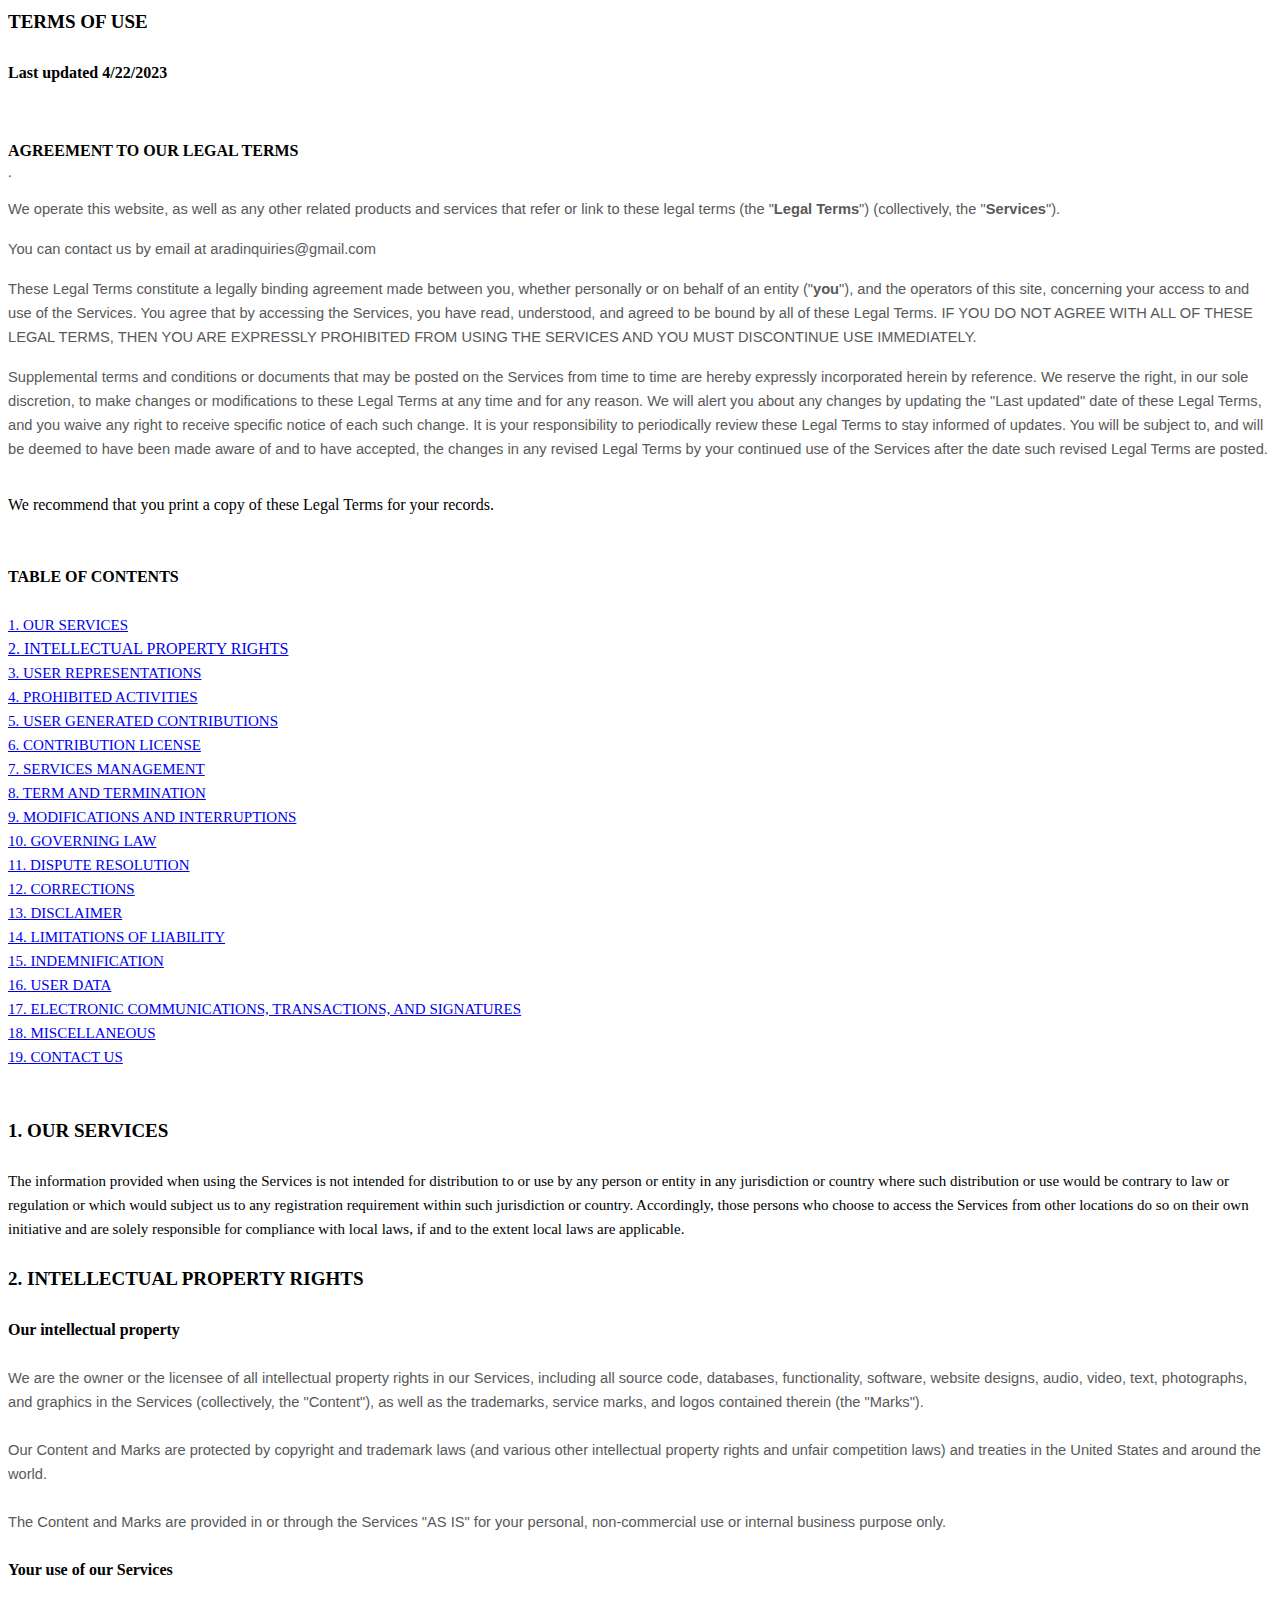
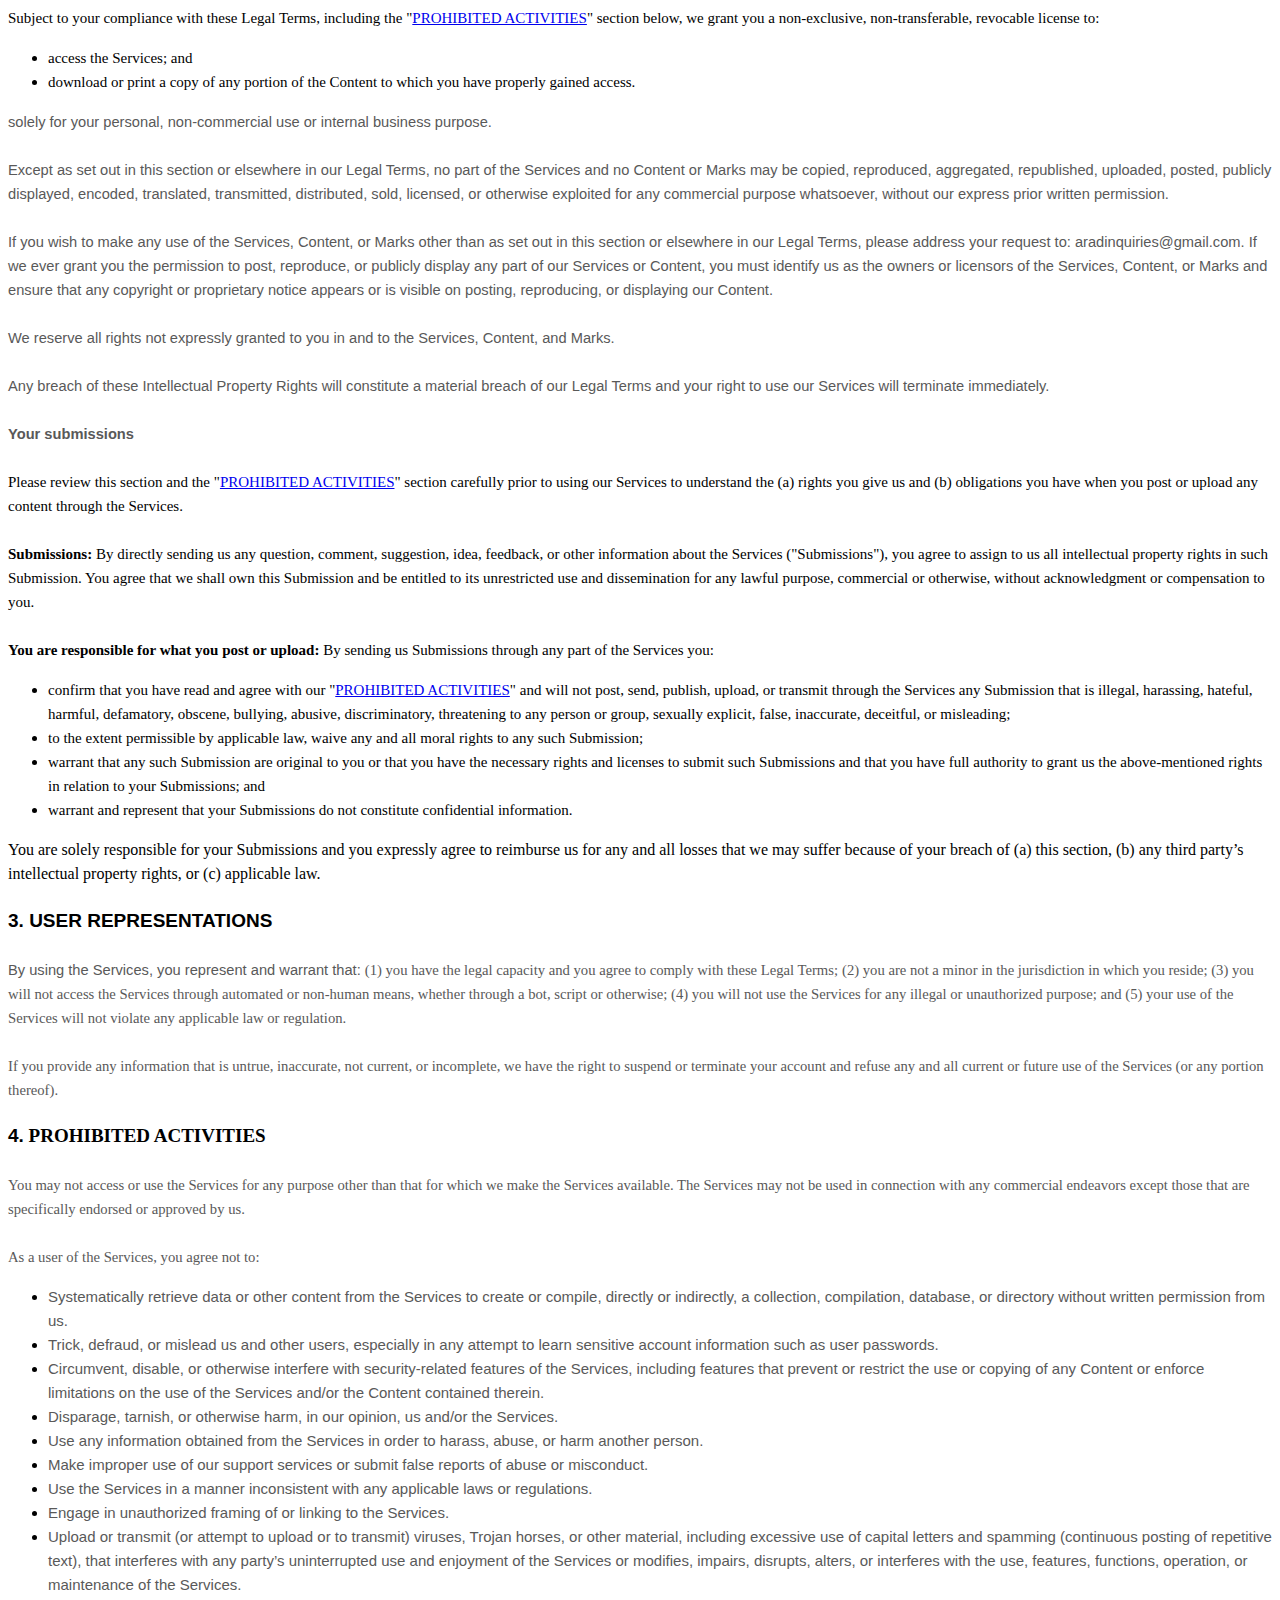
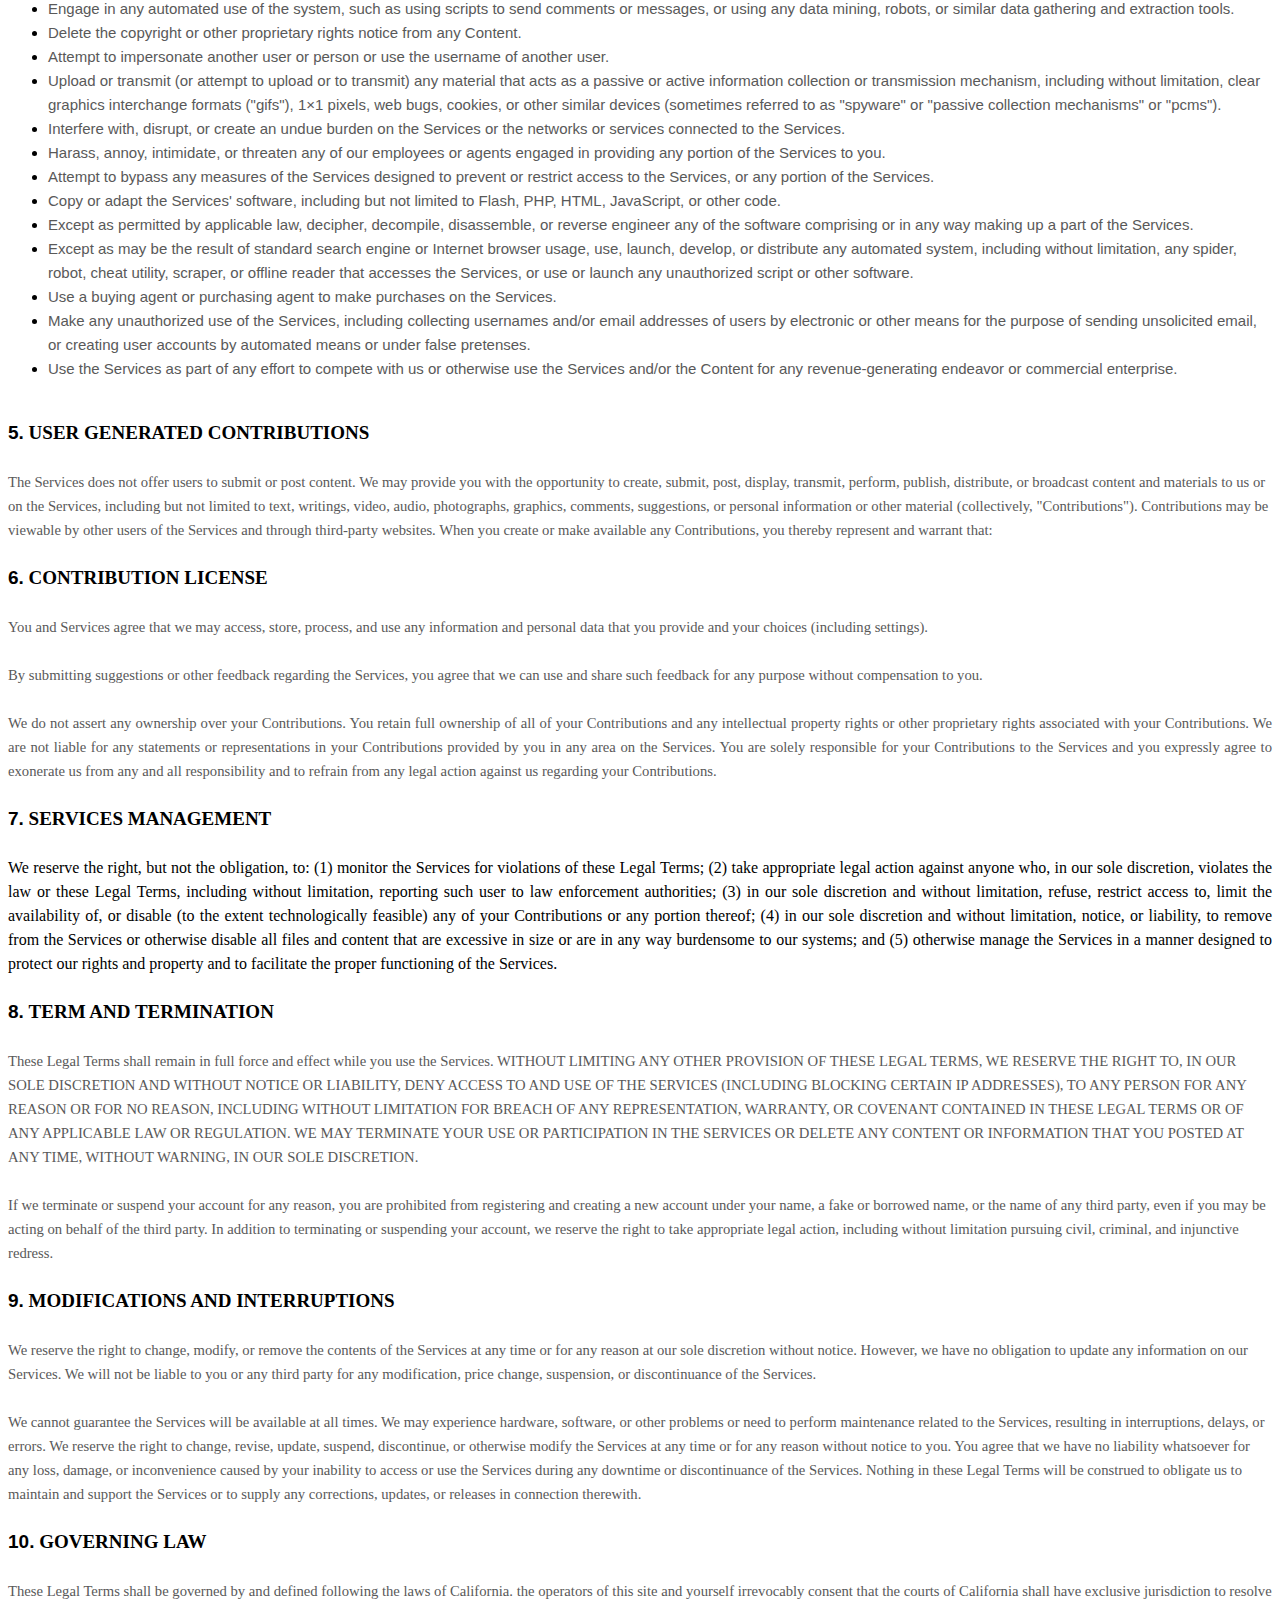
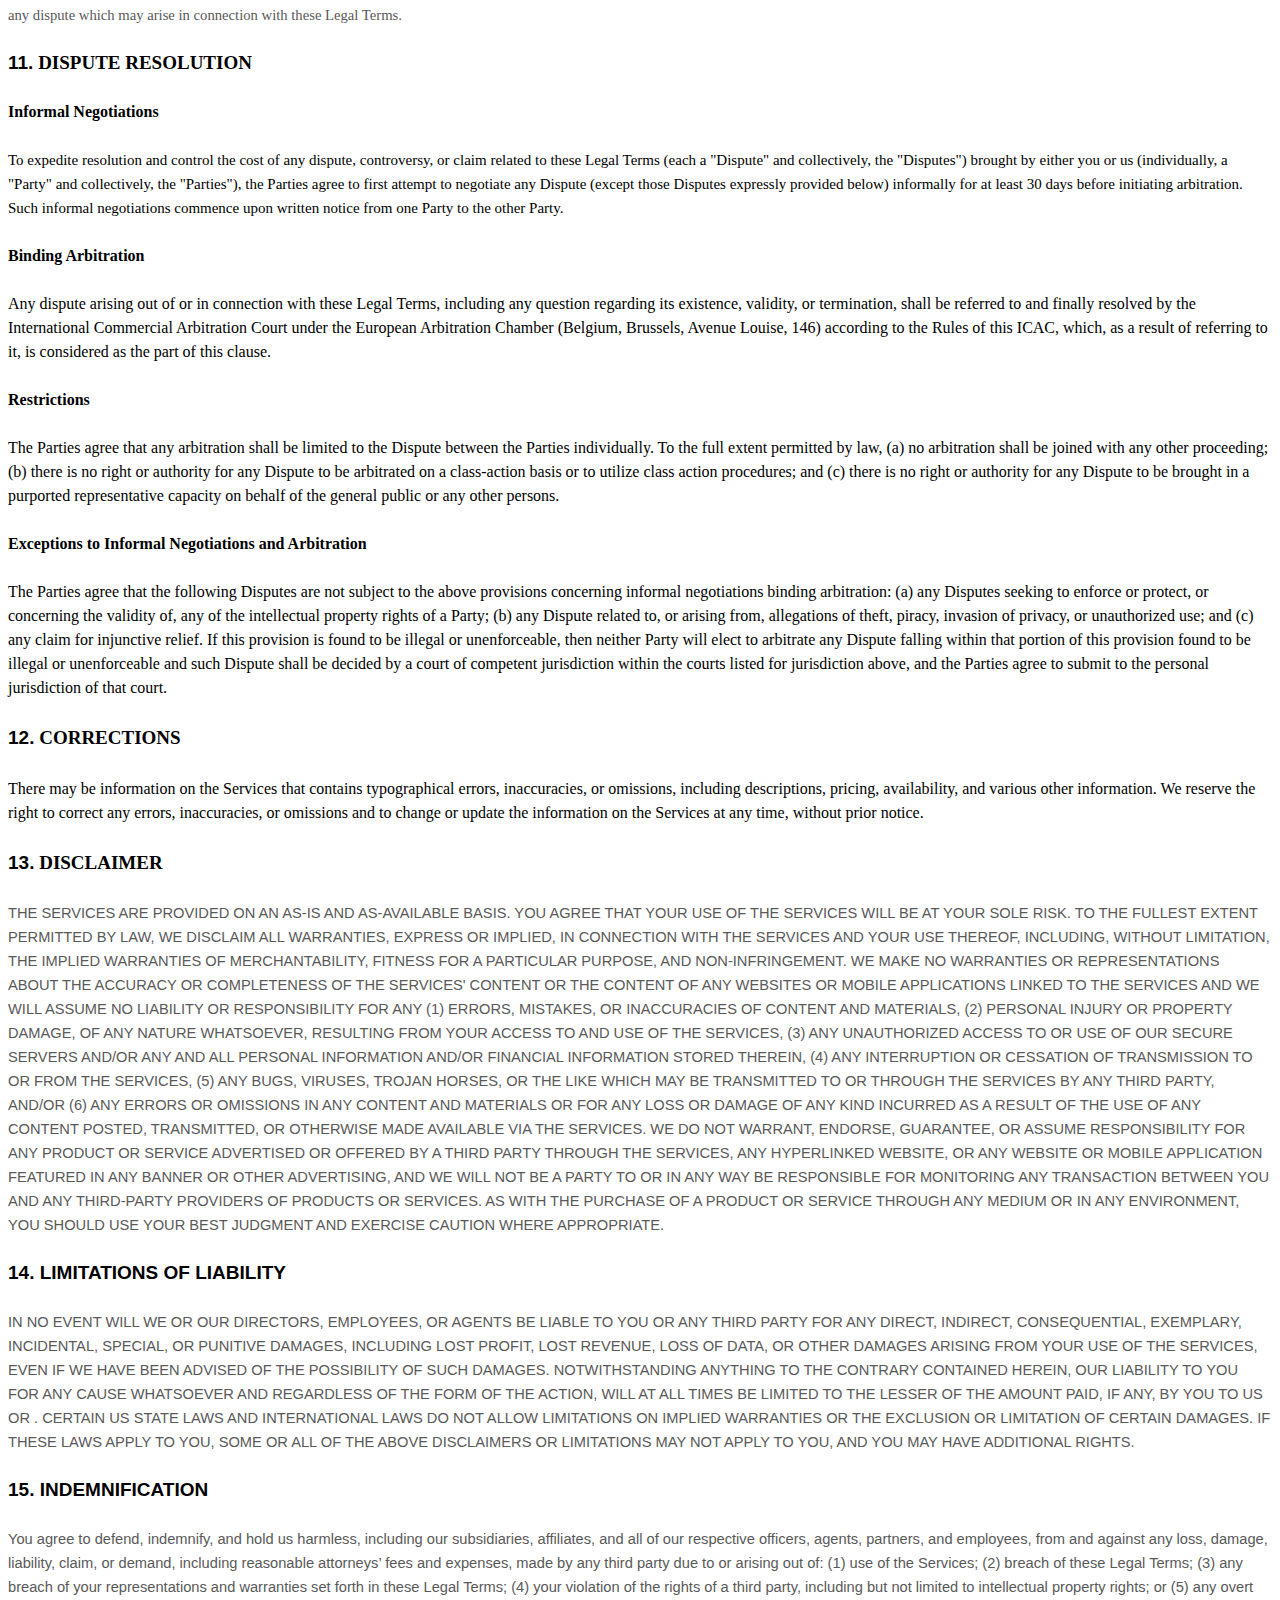
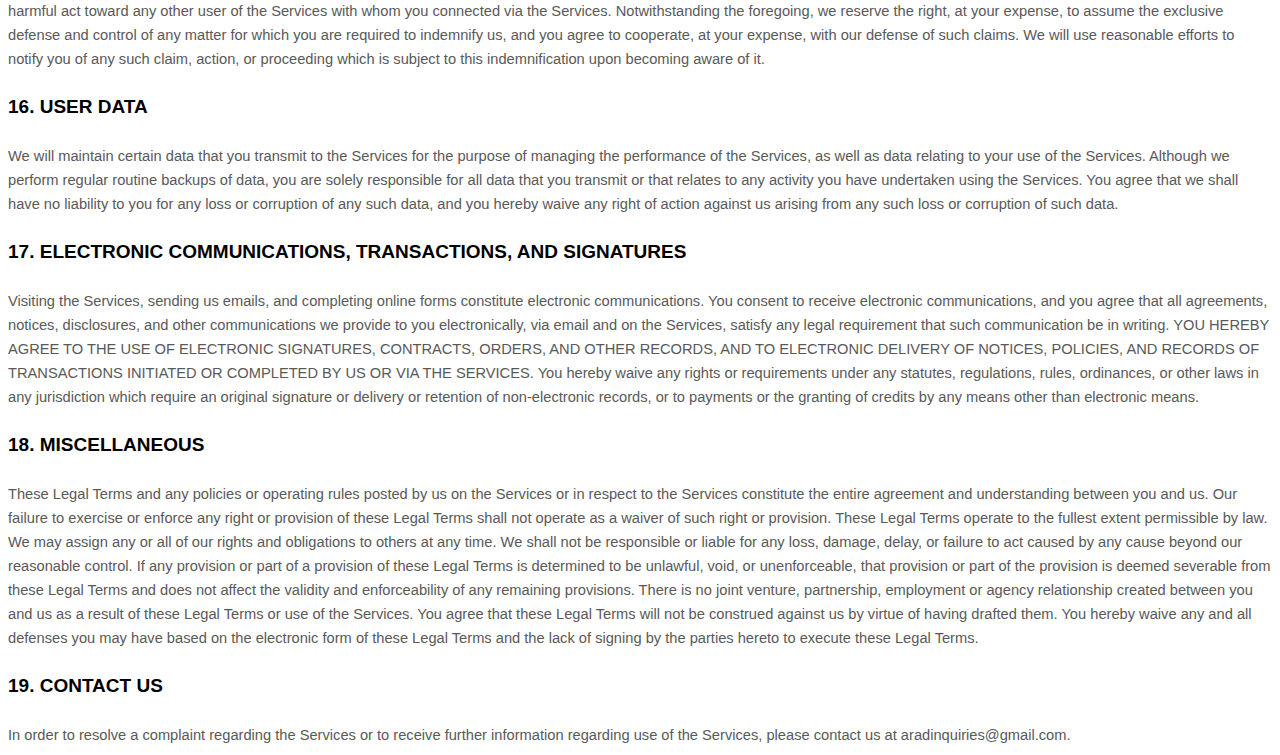
<file: terms.html>
<!DOCTYPE html>
<html>

<div data-custom-class="body">
      <div align="center" style="text-align: left;"><div class="MsoNormal" data-custom-class="title" style="line-height: 1.5;"><bdt class="block-component"><span style="font-size: 19px;"></span></bdt><span style="font-size: 19px;"><strong>TERMS OF USE</strong><bdt class="else-block"></bdt></span></div><div class="MsoNormal" style="line-height: 1.5;"><br></div><div class="MsoNormal" data-custom-class="subtitle" style="line-height: 1.5;"><strong>Last updated</strong> <bdt class="question"><strong>4/22/2023</strong></bdt></div><div class="MsoNormal" style="line-height: 1.1;"><br></div><div class="MsoNormal" style="line-height: 115%;"><br></div><div class="MsoNormal" style="line-height: 115%;"><br></div><div style="line-height: 1.5;"><strong><span data-custom-class="heading_1">AGREEMENT TO OUR LEGAL TERMS</span></strong></div></div><div align="center" style="text-align: left;"><div class="MsoNormal" id="agreement" style="line-height: 1.5;"><a name="_6aa3gkhykvst"></a></div></div><span style="font-size:11.0pt;line-height:115%;
Arial;mso-fareast-font-family:Calibri;color:#595959;mso-themecolor:text1;
mso-themetint:166;"><span style="font-size:11.0pt;line-height:115%;
Arial;mso-fareast-font-family:Calibri;color:#595959;mso-themecolor:text1;
mso-themetint:166;"><span style="font-size:11.0pt;line-height:115%;
Arial;mso-fareast-font-family:Calibri;color:#595959;mso-themecolor:text1;
mso-themetint:166;"><bdt class="question"><bdt class="block-component">.</bdt></bdt></span><bdt class="block-component"></bdt></span></span></span></div></div><div align="center" style="line-height: 1;"><br></div><div align="center" style="text-align: left;"><div class="MsoNormal" data-custom-class="body_text" style="line-height: 1.5;"><span style="font-size:11.0pt;line-height:115%;font-family:Arial;
Calibri;color:#595959;mso-themecolor:text1;mso-themetint:166;">We operate this website<bdt class="block-component"></bdt><bdt class="block-component"></bdt>, as well as any other related products and services that refer or link to these legal terms (the <bdt class="block-component"></bdt>"<strong>Legal Terms</strong>"<bdt class="statement-end-if-in-editor"></bdt>) (collectively, the <bdt class="block-component"></bdt>"<strong>Services</strong>"<bdt class="statement-end-if-in-editor"></bdt>).<bdt class="block-component"></bdt></span></div><div class="MsoNormal" style="line-height: 1;"><br></div><div class="MsoNormal" data-custom-class="body_text" style="line-height: 1.5;"><span style="font-size:11.0pt;line-height:115%;font-family:Arial;
Calibri;color:#595959;mso-themecolor:text1;mso-themetint:166;">You can contact us by <bdt class="block-component">email at <bdt class="question">aradinquiries@gmail.com</bdt><bdt class="block-component"></bdt></div><div class="MsoNormal" style="line-height: 1;"><br></div><div class="MsoNormal" data-custom-class="body_text" style="line-height: 1.5;"><span style="font-size:11.0pt;line-height:115%;font-family:Arial;
Calibri;color:#595959;mso-themecolor:text1;mso-themetint:166;">These Legal Terms constitute a legally binding agreement made between you, whether personally or on behalf of an entity (<bdt class="block-component"></bdt>"<strong>you</strong>"<bdt class="statement-end-if-in-editor"></bdt>), and <bdt class="question">the operators of this site</bdt>, concerning your access to and use of the Services. You agree that by accessing the Services, you have read, understood, and agreed to be bound by all of these Legal Terms. IF YOU DO NOT AGREE WITH ALL OF THESE LEGAL TERMS, THEN YOU ARE EXPRESSLY PROHIBITED FROM USING THE SERVICES AND YOU MUST DISCONTINUE USE IMMEDIATELY.<bdt class="block-component"></bdt></span></div><div class="MsoNormal" style="line-height: 1;"><br></div><div class="MsoNormal" data-custom-class="body_text" style="line-height: 1.5;"><span style="font-size:11.0pt;line-height:115%;font-family:Arial;
Calibri;color:#595959;mso-themecolor:text1;mso-themetint:166;">Supplemental terms and conditions or documents that may be posted on the Services from time to time are hereby expressly incorporated herein by reference. We reserve the right, in our sole discretion, to make changes or modifications to these Legal Terms <bdt class="block-component"></bdt>at any time and for any reason<bdt class="statement-end-if-in-editor"></bdt>. We will alert you about any changes by updating the <bdt class="block-component"></bdt>"Last updated"<bdt class="statement-end-if-in-editor"></bdt> date of these Legal Terms, and you waive any right to receive specific notice of each such change. It is your responsibility to periodically review these Legal Terms to stay informed of updates. You will be subject to, and will be deemed to have been made aware of and to have accepted, the changes in any revised Legal Terms by your continued use of the Services after the date such revised Legal Terms are posted.<bdt class="else-block"></bdt></span></div></div><div align="center" style="line-height: 1;"><br></div><div align="center" style="text-align: left;"><div class="MsoNormal" data-custom-class="body_text" style="line-height: 1.5;"><bdt class="block-container if" data-type="if" id="a2595956-7028-dbe5-123e-d3d3a93ed076"><bdt data-type="conditional-block"><bdt data-type="body"><span style="font-size:11.0pt;line-height:115%;font-family:Arial;
Calibri;color:#595959;mso-themecolor:text1;mso-themetint:166;"><bdt class="block-component"></bdt></span></bdt></bdt></bdt></div><div class="MsoNormal" style="line-height: 1;"><br></div><div class="MsoNormal" data-custom-class="body_text" style="line-height: 1.5;">We recommend that you print a copy of these Legal Terms for your records.</div><div class="MsoNormal" style="line-height: 1.5;"><br></div><div class="MsoNormal" style="line-height: 1.5;"><br></div><div class="MsoNormal" data-custom-class="heading_1" style="line-height: 1.5;"><strong>TABLE OF CONTENTS</strong></div><div class="MsoNormal" style="line-height: 1.5;"><br></div><div class="MsoNormal" style="line-height: 1.5;"><a href="#services"><span data-custom-class="link"><span style="font-size: 15px;"><span data-custom-class="body_text">1. OUR SERVICES</span></span></span></a></div><div class="MsoNormal" style="line-height: 1.5;"><a data-custom-class="link" href="#ip"><span data-custom-class="body_text">2. INTELLECTUAL PROPERTY RIGHTS</span></a></div><div class="MsoNormal" style="line-height: 1.5;"><a data-custom-class="link" href="#userreps"></a><a data-custom-class="link" href="#userreps"><span style="font-size: 15px;"><span data-custom-class="body_text">3. USER REPRESENTATIONS</span></span></a></div><div class="MsoNormal" style="line-height: 1.5;"><span style="font-size: 15px;"><span data-custom-class="body_text"><bdt class="block-component"></bdt></span></span> <a data-custom-class="link" href="#products"></a></div><div class="MsoNormal" style="line-height: 1.5;"><a data-custom-class="link" href="#products"><span style="font-size: 15px;"><span data-custom-class="body_text"><bdt class="block-component"></bdt><bdt class="block-component"></bdt><bdt class="statement-end-if-in-editor"></bdt></span></span></a> <a data-custom-class="link" href="#purchases"></a></div><div class="MsoNormal" style="line-height: 1.5;"><a data-custom-class="link" href="#purchases"><span style="font-size: 15px;"><span data-custom-class="body_text"><bdt class="block-component"></bdt></span></span></a></div><div class="MsoNormal" style="line-height: 1.5;"><span style="font-size: 15px;"><span data-custom-class="body_text"><bdt class="block-component"></bdt></span></span></div><div class="MsoNormal" style="line-height: 1.5;"><span style="font-size: 15px;"><span data-custom-class="body_text"><bdt class="block-component"></bdt></span></span> <a data-custom-class="link" href="#software"></a> <a data-custom-class="link" href="#software"></a></div><div class="MsoNormal" style="line-height: 1.5;"><a data-custom-class="link" href="#software"><span style="font-size: 15px;"><span data-custom-class="body_text"><bdt class="block-component"></bdt></span></span></a> <a data-custom-class="link" href="#prohibited"></a></div><div class="MsoNormal" style="line-height: 1.5;"><a data-custom-class="link" href="#prohibited"><span style="font-size: 15px;"><span data-custom-class="body_text">4. PROHIBITED ACTIVITIES</span></span></a> <a data-custom-class="link" href="#ugc"></a></div><div class="MsoNormal" style="line-height: 1.5;"><a data-custom-class="link" href="#ugc"><span style="font-size: 15px;"><span data-custom-class="body_text">5. USER GENERATED CONTRIBUTIONS</span></span></a> <a data-custom-class="link" href="#license"></a></div><div class="MsoNormal" style="line-height: 1.5;"><a data-custom-class="link" href="#license"><span style="font-size: 15px;"><span data-custom-class="body_text">6. CONTRIBUTION <bdt class="block-component"></bdt>LICENSE<bdt class="statement-end-if-in-editor"></bdt></span></span></a> <a data-custom-class="link" href="#reviews"></a></div><div class="MsoNormal" style="line-height: 1.5;"><a data-custom-class="link" href="#reviews"><span style="font-size: 15px;"><span data-custom-class="body_text"><bdt class="block-component"></bdt></span></span></a> <a data-custom-class="link" href="#mobile"></a></div><div class="MsoNormal" style="line-height: 1.5;"><a data-custom-class="link" href="#mobile"><span style="font-size: 15px;"><span data-custom-class="body_text"><bdt class="block-component"></bdt></span></span></a> <a data-custom-class="link" href="#socialmedia"></a></div><div class="MsoNormal" style="line-height: 1.5;"><a data-custom-class="link" href="#socialmedia"><span style="font-size: 15px;"><span data-custom-class="body_text"><bdt class="block-component"></bdt></span></span></a> <a data-custom-class="link" href="#thirdparty"></a></div><div class="MsoNormal" style="line-height: 1.5;"><a data-custom-class="link" href="#thirdparty"><span style="font-size: 15px;"><span data-custom-class="body_text"><bdt class="block-component"></bdt></span></span></a> <a data-custom-class="link" href="#advertisers"></a></div><div class="MsoNormal" style="line-height: 1.5;"><a data-custom-class="link" href="#advertisers"><span style="font-size: 15px;"><span data-custom-class="body_text"><bdt class="block-component"></bdt></span></span></a> <a data-custom-class="link" href="#sitemanage"></a></div><div class="MsoNormal" style="line-height: 1.5;"><a data-custom-class="link" href="#sitemanage"><span style="font-size: 15px;"><span data-custom-class="body_text">7. SERVICES MANAGEMENT</span></span></a> <a data-custom-class="link" href="#ppyes"></a></div><div class="MsoNormal" style="line-height: 1.5;"><a data-custom-class="link" href="#ppyes"><span style="font-size: 15px;"><span data-custom-class="body_text"><bdt class="block-component"></bdt></span></span></a> <a data-custom-class="link" href="#ppno"></a></div><div class="MsoNormal" style="line-height: 1.5;"><a data-custom-class="link" href="#ppno"><span style="font-size: 15px;"><span data-custom-class="body_text"><bdt class="block-component"></bdt></span></span></a> <a data-custom-class="link" href="#dmca"></a></div><div class="MsoNormal" style="line-height: 1.5;"><a data-custom-class="link" href="#dmca"><span style="font-size: 15px;"><span data-custom-class="body_text"><bdt class="block-component"></bdt></span></span></a></div><div class="MsoNormal" style="line-height: 1.5;"><span style="font-size: 15px;"><span data-custom-class="body_text"><bdt class="block-component"></bdt></span></span> <a data-custom-class="link" href="#terms"></a></div><div class="MsoNormal" style="line-height: 1.5;"><a data-custom-class="link" href="#terms"><span style="font-size: 15px;"><span data-custom-class="body_text">8. TERM AND TERMINATION</span></span></a> <a data-custom-class="link" href="#modifications"></a></div><div class="MsoNormal" style="line-height: 1.5;"><a data-custom-class="link" href="#modifications"><span style="font-size: 15px;"><span data-custom-class="body_text">9. MODIFICATIONS AND INTERRUPTIONS</span></span></a> <a data-custom-class="link" href="#law"></a></div><div class="MsoNormal" style="line-height: 1.5;"><a data-custom-class="link" href="#law"><span style="font-size: 15px;"><span data-custom-class="body_text">10. GOVERNING LAW</span></span></a> <a data-custom-class="link" href="#disputes"></a></div><div class="MsoNormal" style="line-height: 1.5;"><a data-custom-class="link" href="#disputes"><span style="font-size: 15px;"><span data-custom-class="body_text">11. DISPUTE RESOLUTION</span></span></a> <a data-custom-class="link" href="#corrections"></a></div><div class="MsoNormal" style="line-height: 1.5;"><a data-custom-class="link" href="#corrections"><span style="font-size: 15px;"><span data-custom-class="body_text">12. CORRECTIONS</span></span></a> <a data-custom-class="link" href="#disclaimer"></a></div><div class="MsoNormal" style="line-height: 1.5;"><a data-custom-class="link" href="#disclaimer"><span style="font-size: 15px;"><span data-custom-class="body_text">13. DISCLAIMER</span></span></a> <a data-custom-class="link" href="#liability"></a></div><div class="MsoNormal" style="line-height: 1.5;"><a data-custom-class="link" href="#liability"><span style="font-size: 15px;"><span data-custom-class="body_text">14. LIMITATIONS OF LIABILITY</span></span></a> <a data-custom-class="link" href="#indemnification"></a></div><div class="MsoNormal" style="line-height: 1.5;"><a data-custom-class="link" href="#indemnification"><span style="font-size: 15px;"><span data-custom-class="body_text">15. INDEMNIFICATION</span></span></a> <a data-custom-class="link" href="#userdata"></a></div><div class="MsoNormal" style="line-height: 1.5;"><a data-custom-class="link" href="#userdata"><span style="font-size: 15px;"><span data-custom-class="body_text">16. USER DATA</span></span></a> <a data-custom-class="link" href="#electronic"></a></div><div class="MsoNormal" style="line-height: 1.5;"><a data-custom-class="link" href="#electronic"><span style="font-size: 15px;"><span data-custom-class="body_text">17. ELECTRONIC COMMUNICATIONS, TRANSACTIONS, AND SIGNATURES</span></span></a> <a data-custom-class="link" href="#california"></a></div><div class="MsoNormal" style="line-height: 1.5;"><a data-custom-class="link" href="#california"><span style="font-size: 15px;"><span data-custom-class="body_text"><bdt class="block-component"></bdt></span></span></a> <a data-custom-class="link" href="#misc"></a></div><div class="MsoNormal" style="line-height: 1.5;"><a data-custom-class="link" href="#misc"><span style="font-size: 15px;"><span data-custom-class="body_text">18. MISCELLANEOUS</span></span></a> <a data-custom-class="link" href="#contact"></a></div><div class="MsoNormal" style="line-height: 1.5;"><bdt class="block-component"></bdt></div><div class="MsoNormal" style="line-height: 1.5;"><bdt class="block-component"></bdt></div><div class="MsoNormal" style="line-height: 1.5;"><bdt class="block-component"></bdt></div><div class="MsoNormal" style="line-height: 1.5;"><bdt class="block-component"></bdt></div><div class="MsoNormal" style="line-height: 1.5;"><bdt class="block-component"></bdt></div><div class="MsoNormal" style="line-height: 1.5;"><bdt class="block-component"></bdt></div><div class="MsoNormal" style="line-height: 1.5;"><bdt class="block-component"></bdt></div><div class="MsoNormal" style="line-height: 1.5;"><bdt class="block-component"></bdt></div><div class="MsoNormal" style="line-height: 1.5;"><bdt class="block-component"></bdt></div><div class="MsoNormal" style="line-height: 1.5;"><bdt class="block-component"></bdt></div><div class="MsoNormal" style="line-height: 1.5;"><a data-custom-class="link" href="#contact"><span style="font-size: 15px;"><span data-custom-class="body_text">19. CONTACT US</span></span></a></div></div><div align="center" style="text-align: left;"><div class="MsoNormal" data-custom-class="heading_1" style="line-height: 1.5;"><a name="_b6y29mp52qvx"></a></div><div class="MsoNormal" style="line-height: 1.5;"><br></div><div class="MsoNormal" style="line-height: 1.5;"><br></div><div class="MsoNormal" data-custom-class="heading_1" id="services" style="line-height: 1.5;"><strong><span style="font-size: 19px;">1. OUR SERVICES</span></strong></div><div class="MsoNormal" style="line-height: 1.5;"><br></div><div class="MsoNormal" data-custom-class="body_text" style="line-height: 1.5;"><span style="font-size: 15px;">The information provided when using the Services is not intended for distribution to or use by any person or entity in any jurisdiction or country where such distribution or use would be contrary to law or regulation or which would subject us to any registration requirement within such jurisdiction or country. Accordingly, those persons who choose to access the Services from other locations do so on their own initiative and are solely responsible for compliance with local laws, if and to the extent local laws are applicable.<bdt class="block-component"></bdt></span></div><div class="MsoNormal" style="line-height: 1.5;"><br></div></div><div align="center" data-custom-class="heading_1" style="text-align: left; line-height: 1.5;"><strong><span id="ip" style="font-size: 19px;">2. INTELLECTUAL PROPERTY RIGHTS</span></strong></div><div align="center" style="line-height: 1.5;"><br></div><div align="center" style="text-align: left;"><div class="MsoNormal" data-custom-class="heading_2" style="line-height: 1.5;"><strong>Our intellectual property</strong></div><div class="MsoNormal" style="line-height: 1.5;"><br></div><div class="MsoNormal" data-custom-class="body_text" style="line-height: 1.5;"><span style="font-size:11.0pt;line-height:115%;font-family:Arial;
Calibri;color:#595959;mso-themecolor:text1;mso-themetint:166;">We are the owner or the licensee of all intellectual property rights in our Services, including all source code, databases, functionality, software, website designs, audio, video, text, photographs, and graphics in the Services (collectively, the <bdt class="block-component"></bdt>"Content"<bdt class="statement-end-if-in-editor"></bdt>), as well as the trademarks, service marks, and logos contained therein (the <bdt class="block-component"></bdt>"Marks"<bdt class="statement-end-if-in-editor"></bdt>).</span></div><div class="MsoNormal" style="line-height: 1.5;"><br></div><div class="MsoNormal" data-custom-class="body_text" style="line-height: 1.5;"><span style="font-size:11.0pt;line-height:115%;font-family:Arial;
Calibri;color:#595959;mso-themecolor:text1;mso-themetint:166;">Our Content and Marks are protected by copyright and trademark laws (and various
other intellectual property rights and unfair competition laws) and treaties in the United
States and around the world.</span></div><div class="MsoNormal" style="line-height: 1.5;"><br></div><div class="MsoNormal" data-custom-class="body_text" style="line-height: 1.5;"><span style="font-size:11.0pt;line-height:115%;font-family:Arial;
Calibri;color:#595959;mso-themecolor:text1;mso-themetint:166;">The Content and Marks are provided in or through the Services <bdt class="block-component"></bdt>"AS IS"<bdt class="statement-end-if-in-editor"></bdt> for your <bdt class="block-component"></bdt>personal, non-commercial use or internal business purpose<bdt class="statement-end-if-in-editor"></bdt> only.</span></div><div class="MsoNormal" style="line-height: 1.5;"><br></div><div class="MsoNormal" data-custom-class="heading_2" style="line-height: 1.5;"><strong>Your use of our Services</strong></div><div class="MsoNormal" style="line-height: 1.5;"><br></div><div class="MsoNormal" data-custom-class="body_text" style="line-height: 1.5;"><span style="font-size: 15px;">Subject to your compliance with these Legal Terms, including the <bdt class="block-component"></bdt>"<bdt class="statement-end-if-in-editor"></bdt></span><a data-custom-class="link" href="#prohibited"><span style="font-size: 15px;">PROHIBITED ACTIVITIES</span></a><span style="font-size: 15px;"><bdt class="block-component"></bdt>"<bdt class="statement-end-if-in-editor"></bdt> section below, we grant you a non-exclusive, non-transferable, revocable <bdt class="block-component"></bdt>license<bdt class="statement-end-if-in-editor"></bdt> to:</span></div><ul><li class="MsoNormal" data-custom-class="body_text" style="line-height: 1.5;"><span style="font-size: 15px;">access the Services; and</span></li><li class="MsoNormal" data-custom-class="body_text" style="line-height: 1.5;"><span style="font-size: 15px;">download or print a copy of any portion of the Content to which you have properly gained access.</span></li></ul><div class="MsoNormal" data-custom-class="body_text" style="line-height: 1.5;"><span style="font-size:11.0pt;line-height:115%;font-family:Arial;
Calibri;color:#595959;mso-themecolor:text1;mso-themetint:166;">solely for your <bdt class="block-component"></bdt>personal, non-commercial use or internal business purpose<bdt class="statement-end-if-in-editor"></bdt>.</span></div><div class="MsoNormal" style="line-height: 1.5;"><br></div><div class="MsoNormal" data-custom-class="body_text" style="line-height: 1.5;"><span style="font-size:11.0pt;line-height:115%;font-family:Arial;
Calibri;color:#595959;mso-themecolor:text1;mso-themetint:166;">Except as set out in this section or elsewhere in our Legal Terms, no part of the Services and no Content or Marks may be copied, reproduced,
aggregated, republished, uploaded, posted, publicly displayed, encoded,
translated, transmitted, distributed, sold, licensed, or otherwise exploited
for any commercial purpose whatsoever, without our express prior written
permission.</span></div><div class="MsoNormal" style="line-height: 1.5;"><br></div><div class="MsoNormal" data-custom-class="body_text" style="line-height: 1.5;"><span style="font-size:11.0pt;line-height:115%;font-family:Arial;
Calibri;color:#595959;mso-themecolor:text1;mso-themetint:166;">If you wish to make any use of the Services, Content, or Marks other than as set out in this section or elsewhere in our Legal Terms, please address your request to: <bdt class="question">aradinquiries@gmail.com</bdt>. If we ever grant you the permission to post, reproduce, or publicly display any part of our Services or Content, you must identify us as the owners or licensors of the Services, Content, or Marks and ensure that any copyright or proprietary notice appears or is visible on posting, reproducing, or displaying our Content.</span></div></div><div align="center" style="line-height: 1.5;"><br></div><div align="center" style="text-align: left;"><div class="MsoNormal" data-custom-class="body_text" style="line-height: 1.5;"><span style="font-size:11.0pt;line-height:115%;font-family:Arial;
Calibri;color:#595959;mso-themecolor:text1;mso-themetint:166;">We reserve all rights not expressly granted to you in and to the Services, Content, and Marks.</span></div><div class="MsoNormal" style="line-height: 1.5;"><br></div><div class="MsoNormal" data-custom-class="body_text" style="line-height: 1.5;"><span style="font-size:11.0pt;line-height:115%;font-family:Arial;
Calibri;color:#595959;mso-themecolor:text1;mso-themetint:166;">Any breach of these Intellectual Property Rights will constitute a material breach of our Legal Terms and your right to use our Services will terminate immediately.</span></div><div class="MsoNormal" style="line-height: 1.5;"><br></div><div class="MsoNormal" data-custom-class="heading_2" style="line-height: 1.5;"><span style="font-size:11.0pt;line-height:115%;font-family:Arial;
Calibri;color:#595959;mso-themecolor:text1;mso-themetint:166;"><strong>Your submissions<bdt class="block-component"></bdt></strong></span></div><div class="MsoNormal" style="line-height: 1.5;"><br></div><div class="MsoNormal" data-custom-class="body_text" style="line-height: 1.5;"><span style="font-size: 15px;">Please review this section and the <bdt class="block-component"></bdt>"<bdt class="statement-end-if-in-editor"></bdt><a data-custom-class="link" href="#prohibited">PROHIBITED ACTIVITIES</a><bdt class="block-component"></bdt>"<bdt class="statement-end-if-in-editor"></bdt> section carefully prior to using our Services to understand the (a) rights you give us and (b) obligations you have when you post or upload any content through the Services.</span></div><div class="MsoNormal" style="line-height: 1.5;"><br></div><div class="MsoNormal" data-custom-class="body_text" style="line-height: 1.5;"><span style="font-size: 15px;"><strong>Submissions:</strong> By directly sending us any question, comment, suggestion, idea, feedback, or other information about the Services (<bdt class="block-component"></bdt>"Submissions"<bdt class="statement-end-if-in-editor"></bdt>), you agree to assign to us all intellectual property rights in such Submission. You agree that we shall own this Submission and be entitled to its unrestricted use and dissemination for any lawful purpose, commercial or otherwise, without acknowledgment or compensation to you.<bdt class="block-component"></bdt></span></div><div class="MsoNormal" style="line-height: 1.5;"><br></div><div class="MsoNormal" data-custom-class="body_text" style="line-height: 1.5;"><span style="font-size: 15px;"><strong>You are responsible for what you post or upload:</strong> By sending us Submissions<bdt class="block-component"></bdt> through any part of the Services<bdt class="block-component"></bdt> you:</span></div><ul><li class="MsoNormal" data-custom-class="body_text" style="line-height: 1.5;"><span style="font-size: 15px;">confirm that you have read and agree with our <bdt class="block-component"></bdt>"<bdt class="statement-end-if-in-editor"></bdt></span><a data-custom-class="link" href="#prohibited"><span style="font-size: 15px;">PROHIBITED ACTIVITIES</span></a><span style="font-size: 15px;"><bdt class="block-component"></bdt>"<bdt class="statement-end-if-in-editor"></bdt> and will not post, send, publish, upload, or transmit through the Services any Submission<bdt class="block-component"></bdt> that is illegal, harassing, hateful, harmful, defamatory, obscene, bullying, abusive, discriminatory, threatening to any person or group, sexually explicit, false, inaccurate, deceitful, or misleading;</span></li><li class="MsoNormal" data-custom-class="body_text" style="line-height: 1.5;"><span style="font-size: 15px;">to the extent permissible by applicable law, waive any and all moral rights to any such Submission<bdt class="block-component"></bdt>;</span></li><li class="MsoNormal" data-custom-class="body_text" style="line-height: 1.5;"><span style="font-size: 15px;">warrant that any such Submission<bdt class="block-component"></bdt> are original to you or that you have the necessary rights and <bdt class="block-component"></bdt>licenses<bdt class="statement-end-if-in-editor"></bdt> to submit such Submissions<bdt class="block-component"></bdt> and that you have full authority to grant us the above-mentioned rights in relation to your Submissions<bdt class="block-component"></bdt>; and</span></li><li class="MsoNormal" data-custom-class="body_text" style="line-height: 1.5;"><span style="font-size: 15px;">warrant and represent that your Submissions<bdt class="block-component"></bdt> do not constitute confidential information.</span></li></ul><div class="MsoNormal" data-custom-class="body_text" style="line-height: 1.5;">You are solely responsible for your Submissions<bdt class="block-component"></bdt> and you expressly agree to reimburse us for any and all losses that we may suffer because of your breach of (a) this section, (b) any third party’s intellectual property rights, or (c) applicable law.<bdt class="block-component"></bdt><bdt class="block-component"></bdt></div><div class="MsoNormal" style="line-height: 1.5;"><br></div></div><div align="center" style="text-align: left;"><div class="MsoNormal" data-custom-class="heading_1" id="userreps" style="line-height: 1.5;"><a name="_5hg7kgyv9l8z"></a><strong><span style="line-height: 115%; font-family: Arial; font-size: 19px;"><strong><span style="line-height: 115%; font-family: Arial; font-size: 19px;"><strong><span style="line-height: 115%; font-family: Arial; font-size: 19px;"><strong><span style="line-height: 115%; font-family: Arial; font-size: 19px;">3.</span></strong></span></strong></span>&nbsp;</strong>USER REPRESENTATIONS</span></strong></div></div><div align="center" style="line-height: 1.5;"><br></div><div align="center" style="text-align: left;"><div class="MsoNormal" data-custom-class="body_text" style="line-height: 1.5;"><span style="font-size:11.0pt;line-height:115%;font-family:Arial;
Calibri;color:#595959;mso-themecolor:text1;mso-themetint:166;">By using the Services, you represent and warrant that:</span><bdt class="block-container if" data-type="if" id="d2d82ca8-275f-3f86-8149-8a5ef8054af6"><bdt data-type="conditional-block"><bdt class="block-component" data-record-question-key="user_account_option" data-type="statement"></bdt>&nbsp;</bdt><span style="color: rgb(89, 89, 89); font-size: 11pt;">(</span><span style="color: rgb(89, 89, 89); font-size: 14.6667px;">1</span><span style="color: rgb(89, 89, 89); font-size: 11pt;">) you have the legal capacity and you agree to comply with these Legal Terms;</span><bdt class="block-container if" data-type="if" id="8d4c883b-bc2c-f0b4-da3e-6d0ee51aca13"><bdt data-type="conditional-block"><bdt class="block-component" data-record-question-key="user_u13_option" data-type="statement"></bdt>&nbsp;</bdt><span style="color: rgb(89, 89, 89); font-size: 11pt;">(</span><span style="color: rgb(89, 89, 89); font-size: 14.6667px;">2</span><span style="color: rgb(89, 89, 89); font-size: 11pt;">) you are not a
minor in the jurisdiction in which you reside<bdt class="block-container if" data-type="if" id="76948fab-ec9e-266a-bb91-948929c050c9"><bdt data-type="conditional-block"><bdt class="block-component" data-record-question-key="user_o18_option" data-type="statement"></bdt></bdt>; (</bdt></span><span style="color: rgb(89, 89, 89); font-size: 14.6667px;">3</span><span style="color: rgb(89, 89, 89); font-size: 11pt;">) you will not access the Services through automated or non-human means, whether through a bot, script or
otherwise; (</span><span style="color: rgb(89, 89, 89); font-size: 14.6667px;">4</span><span style="color: rgb(89, 89, 89); font-size: 11pt;">) you will not use the Services for any illegal or <bdt class="block-component"></bdt>unauthorized<bdt class="statement-end-if-in-editor"></bdt> purpose; and (</span><span style="color: rgb(89, 89, 89); font-size: 14.6667px;">5</span><span style="color: rgb(89, 89, 89); font-size: 11pt;">) your use of the Services will not violate any applicable law or regulation.</span><span style="color: rgb(89, 89, 89); font-size: 14.6667px;"></span></bdt></bdt></div></div><div align="center" style="line-height: 1.5;"><br></div><div align="center" style="text-align: left;"><div class="MsoNormal" style="text-align: justify; line-height: 115%;"><div class="MsoNormal" style="line-height: 17.25px;"><div class="MsoNormal" data-custom-class="body_text" style="line-height: 1.5; text-align: left;"><span style="font-size: 11pt; line-height: 16.8667px; color: rgb(89, 89, 89);">If you provide any information that is untrue, inaccurate, not current, or incomplete, we have the right to suspend or terminate your account and refuse any and all current or future use of the Services (or any portion thereof).</span></div><div class="MsoNormal" style="line-height: 1.1; text-align: left;"><bdt class="block-component"></bdt></div></div><div class="MsoNormal" style="line-height: 1.5; text-align: left;"><bdt class="block-component"><span style="font-size: 15px;"></span></bdt><span style="font-size: 15px;"><bdt class="block-component"></bdt><bdt class="statement-end-if-in-editor"></bdt></span></div><div class="MsoNormal" style="line-height: 1.5; text-align: left;"><bdt class="block-component"><span style="font-size: 15px;"></span></bdt></div><div class="MsoNormal" style="line-height: 1.5;"><bdt class="block-component"><span style="font-size: 15px;"></span></bdt></div><div class="MsoNormal" style="line-height: 1.5;"><bdt class="block-component"><span style="font-size: 15px;"></span></bdt></div><div class="MsoNormal" style="line-height: 1.5;"><bdt class="block-component"></bdt></div><div class="MsoNormal" style="text-align: justify; line-height: 1.5;"><span style="line-height: 115%; font-family: Arial; color: rgb(89, 89, 89);"><bdt data-type="conditional-block" style="color: rgb(10, 54, 90); text-align: left;"><bdt data-type="body"><div class="MsoNormal" style="font-size: 15px; line-height: 1.5;"><br></div></bdt></bdt></span><div class="MsoNormal" data-custom-class="heading_1" id="prohibited" style="text-align: left; line-height: 1.5;"><strong><span style="line-height: 24.5333px; font-size: 19px;"><strong><span style="line-height: 115%; font-family: Arial; font-size: 19px;"><strong><span style="line-height: 115%; font-family: Arial; font-size: 19px;"><strong><span style="line-height: 115%; font-family: Arial; font-size: 19px;">4.</span></strong></span></strong></span>&nbsp;</strong>PROHIBITED ACTIVITIES</span></strong></div></div><div class="MsoNormal" style="line-height: 1.5;"><br></div><div class="MsoNormal" style="text-align: justify; line-height: 1;"><div class="MsoNormal" data-custom-class="body_text" style="line-height: 1.5; text-align: left;"><span style="font-size: 11pt; line-height: 16.8667px; color: rgb(89, 89, 89);">You may not access or use the Services for any purpose other than that for which we make the Services available. The Services may not be used in connection with any commercial <bdt class="block-component"></bdt>endeavors<bdt class="statement-end-if-in-editor"></bdt> except those that are specifically endorsed or approved by us.</span></div></div><div class="MsoNormal" style="line-height: 1.5;"><br></div><div class="MsoNormal" style="text-align: justify; line-height: 1;"><div class="MsoNormal" style="line-height: 17.25px;"><div class="MsoNormal" style="line-height: 1.1;"><div class="MsoNormal" style="line-height: 17.25px;"><div class="MsoNormal" data-custom-class="body_text" style="line-height: 1.5; text-align: left;"><span style="font-size: 11pt; line-height: 16.8667px; color: rgb(89, 89, 89);">As a user of the Services, you agree not to:</span></div></div><ul><li class="MsoNormal" data-custom-class="body_text" style="line-height: 1.5; text-align: left;"><span style="font-size: 11pt; line-height: 16.8667px; color: rgb(89, 89, 89);"><span style="font-family: sans-serif; font-size: 15px; font-style: normal; font-variant-ligatures: normal; font-variant-caps: normal; font-weight: 400; letter-spacing: normal; orphans: 2; text-align: justify; text-indent: -29.4px; text-transform: none; white-space: normal; widows: 2; word-spacing: 0px; -webkit-text-stroke-width: 0px; background-color: rgb(255, 255, 255); text-decoration-style: initial; text-decoration-color: initial; color: rgb(89, 89, 89);">Systematically retrieve data or other content from the Services to create or compile, directly or indirectly, a collection, compilation, database, or directory without written permission from us.</span></span></li><li class="MsoNormal" data-custom-class="body_text" style="line-height: 1.5; text-align: left;"><span style="font-size: 15px;"><span style="line-height: 16.8667px; color: rgb(89, 89, 89);"><span style="font-family: sans-serif; font-style: normal; font-variant-ligatures: normal; font-variant-caps: normal; font-weight: 400; letter-spacing: normal; orphans: 2; text-align: justify; text-indent: -29.4px; text-transform: none; white-space: normal; widows: 2; word-spacing: 0px; -webkit-text-stroke-width: 0px; background-color: rgb(255, 255, 255); text-decoration-style: initial; text-decoration-color: initial; color: rgb(89, 89, 89);"><span style="line-height: 16.8667px; color: rgb(89, 89, 89);"><span style="font-family: sans-serif; font-style: normal; font-variant-ligatures: normal; font-variant-caps: normal; font-weight: 400; letter-spacing: normal; orphans: 2; text-align: justify; text-indent: -29.4px; text-transform: none; white-space: normal; widows: 2; word-spacing: 0px; -webkit-text-stroke-width: 0px; background-color: rgb(255, 255, 255); text-decoration-style: initial; text-decoration-color: initial; color: rgb(89, 89, 89);">Trick, defraud, or mislead us and other users, especially in any attempt to learn sensitive account information such as user passwords.</span></span></span></span></span></li><li class="MsoNormal" data-custom-class="body_text" style="line-height: 1.5; text-align: left;"><span style="font-size: 15px;"><span style="line-height: 16.8667px; color: rgb(89, 89, 89);"><span style="font-family: sans-serif; font-style: normal; font-variant-ligatures: normal; font-variant-caps: normal; font-weight: 400; letter-spacing: normal; orphans: 2; text-align: justify; text-indent: -29.4px; text-transform: none; white-space: normal; widows: 2; word-spacing: 0px; -webkit-text-stroke-width: 0px; background-color: rgb(255, 255, 255); text-decoration-style: initial; text-decoration-color: initial; color: rgb(89, 89, 89);"><span style="line-height: 16.8667px; color: rgb(89, 89, 89);"><span style="font-family: sans-serif; font-style: normal; font-variant-ligatures: normal; font-variant-caps: normal; font-weight: 400; letter-spacing: normal; orphans: 2; text-align: justify; text-indent: -29.4px; text-transform: none; white-space: normal; widows: 2; word-spacing: 0px; -webkit-text-stroke-width: 0px; background-color: rgb(255, 255, 255); text-decoration-style: initial; text-decoration-color: initial; color: rgb(89, 89, 89);">Circumvent, disable, or otherwise interfere with security-related features of the Services, including features that prevent or restrict the use or copying of any Content or enforce limitations on the use of the Services and/or the Content contained therein.</span></span></span></span></span></li><li class="MsoNormal" data-custom-class="body_text" style="line-height: 1.5; text-align: left;"><span style="font-size: 15px;"><span style="line-height: 16.8667px; color: rgb(89, 89, 89);"><span style="font-family: sans-serif; font-style: normal; font-variant-ligatures: normal; font-variant-caps: normal; font-weight: 400; letter-spacing: normal; orphans: 2; text-align: justify; text-indent: -29.4px; text-transform: none; white-space: normal; widows: 2; word-spacing: 0px; -webkit-text-stroke-width: 0px; background-color: rgb(255, 255, 255); text-decoration-style: initial; text-decoration-color: initial; color: rgb(89, 89, 89);"><span style="line-height: 16.8667px; color: rgb(89, 89, 89);"><span style="font-family: sans-serif; font-style: normal; font-variant-ligatures: normal; font-variant-caps: normal; font-weight: 400; letter-spacing: normal; orphans: 2; text-align: justify; text-indent: -29.4px; text-transform: none; white-space: normal; widows: 2; word-spacing: 0px; -webkit-text-stroke-width: 0px; background-color: rgb(255, 255, 255); text-decoration-style: initial; text-decoration-color: initial; color: rgb(89, 89, 89);">Disparage, tarnish, or otherwise harm, in our opinion, us and/or the Services.</span></span></span></span></span></li><li class="MsoNormal" data-custom-class="body_text" style="line-height: 1.5; text-align: left;"><span style="font-size: 15px;"><span style="line-height: 16.8667px; color: rgb(89, 89, 89);"><span style="font-family: sans-serif; font-style: normal; font-variant-ligatures: normal; font-variant-caps: normal; font-weight: 400; letter-spacing: normal; orphans: 2; text-align: justify; text-indent: -29.4px; text-transform: none; white-space: normal; widows: 2; word-spacing: 0px; -webkit-text-stroke-width: 0px; background-color: rgb(255, 255, 255); text-decoration-style: initial; text-decoration-color: initial; color: rgb(89, 89, 89);"><span style="line-height: 16.8667px; color: rgb(89, 89, 89);"><span style="font-family: sans-serif; font-style: normal; font-variant-ligatures: normal; font-variant-caps: normal; font-weight: 400; letter-spacing: normal; orphans: 2; text-align: justify; text-indent: -29.4px; text-transform: none; white-space: normal; widows: 2; word-spacing: 0px; -webkit-text-stroke-width: 0px; background-color: rgb(255, 255, 255); text-decoration-style: initial; text-decoration-color: initial; color: rgb(89, 89, 89);">Use any information obtained from the Services in order to harass, abuse, or harm another person.</span></span></span></span></span></li><li class="MsoNormal" data-custom-class="body_text" style="line-height: 1.5; text-align: left;"><span style="font-size: 15px;"><span style="line-height: 16.8667px; color: rgb(89, 89, 89);"><span style="font-family: sans-serif; font-style: normal; font-variant-ligatures: normal; font-variant-caps: normal; font-weight: 400; letter-spacing: normal; orphans: 2; text-align: justify; text-indent: -29.4px; text-transform: none; white-space: normal; widows: 2; word-spacing: 0px; -webkit-text-stroke-width: 0px; background-color: rgb(255, 255, 255); text-decoration-style: initial; text-decoration-color: initial; color: rgb(89, 89, 89);"><span style="line-height: 16.8667px; color: rgb(89, 89, 89);"><span style="font-family: sans-serif; font-style: normal; font-variant-ligatures: normal; font-variant-caps: normal; font-weight: 400; letter-spacing: normal; orphans: 2; text-align: justify; text-indent: -29.4px; text-transform: none; white-space: normal; widows: 2; word-spacing: 0px; -webkit-text-stroke-width: 0px; background-color: rgb(255, 255, 255); text-decoration-style: initial; text-decoration-color: initial; color: rgb(89, 89, 89);">Make improper use of our support services or submit false reports of abuse or misconduct.</span></span></span></span></span></li><li class="MsoNormal" data-custom-class="body_text" style="line-height: 1.5; text-align: left;"><span style="font-size: 15px;"><span style="line-height: 16.8667px; color: rgb(89, 89, 89);"><span style="font-family: sans-serif; font-style: normal; font-variant-ligatures: normal; font-variant-caps: normal; font-weight: 400; letter-spacing: normal; orphans: 2; text-align: justify; text-indent: -29.4px; text-transform: none; white-space: normal; widows: 2; word-spacing: 0px; -webkit-text-stroke-width: 0px; background-color: rgb(255, 255, 255); text-decoration-style: initial; text-decoration-color: initial; color: rgb(89, 89, 89);"><span style="line-height: 16.8667px; color: rgb(89, 89, 89);"><span style="font-family: sans-serif; font-style: normal; font-variant-ligatures: normal; font-variant-caps: normal; font-weight: 400; letter-spacing: normal; orphans: 2; text-align: justify; text-indent: -29.4px; text-transform: none; white-space: normal; widows: 2; word-spacing: 0px; -webkit-text-stroke-width: 0px; background-color: rgb(255, 255, 255); text-decoration-style: initial; text-decoration-color: initial; color: rgb(89, 89, 89);">Use the Services in a manner inconsistent with any applicable laws or regulations.</span></span></span></span></span></li><li class="MsoNormal" data-custom-class="body_text" style="line-height: 1.5; text-align: left;"><span style="font-size: 15px;"><span style="line-height: 16.8667px; color: rgb(89, 89, 89);"><span style="font-family: sans-serif; font-style: normal; font-variant-ligatures: normal; font-variant-caps: normal; font-weight: 400; letter-spacing: normal; orphans: 2; text-align: justify; text-indent: -29.4px; text-transform: none; white-space: normal; widows: 2; word-spacing: 0px; -webkit-text-stroke-width: 0px; background-color: rgb(255, 255, 255); text-decoration-style: initial; text-decoration-color: initial; color: rgb(89, 89, 89);"><span style="line-height: 16.8667px; color: rgb(89, 89, 89);"><span style="font-family: sans-serif; font-style: normal; font-variant-ligatures: normal; font-variant-caps: normal; font-weight: 400; letter-spacing: normal; orphans: 2; text-align: justify; text-indent: -29.4px; text-transform: none; white-space: normal; widows: 2; word-spacing: 0px; -webkit-text-stroke-width: 0px; background-color: rgb(255, 255, 255); text-decoration-style: initial; text-decoration-color: initial; color: rgb(89, 89, 89);">Engage in <bdt class="block-component"></bdt>unauthorized<bdt class="statement-end-if-in-editor"></bdt> framing of or linking to the Services.</span></span></span></span></span></li><li class="MsoNormal" data-custom-class="body_text" style="line-height: 1.5; text-align: left;"><span style="font-size: 15px;"><span style="line-height: 16.8667px; color: rgb(89, 89, 89);"><span style="font-family: sans-serif; font-style: normal; font-variant-ligatures: normal; font-variant-caps: normal; font-weight: 400; letter-spacing: normal; orphans: 2; text-align: justify; text-indent: -29.4px; text-transform: none; white-space: normal; widows: 2; word-spacing: 0px; -webkit-text-stroke-width: 0px; background-color: rgb(255, 255, 255); text-decoration-style: initial; text-decoration-color: initial; color: rgb(89, 89, 89);"><span style="line-height: 16.8667px; color: rgb(89, 89, 89);"><span style="font-family: sans-serif; font-style: normal; font-variant-ligatures: normal; font-variant-caps: normal; font-weight: 400; letter-spacing: normal; orphans: 2; text-align: justify; text-indent: -29.4px; text-transform: none; white-space: normal; widows: 2; word-spacing: 0px; -webkit-text-stroke-width: 0px; background-color: rgb(255, 255, 255); text-decoration-style: initial; text-decoration-color: initial; color: rgb(89, 89, 89);">Upload or transmit (or attempt to upload or to transmit) viruses, Trojan horses, or other material, including excessive use of capital letters and spamming (continuous posting of repetitive text), that interferes with any party’s uninterrupted use and enjoyment of the Services or modifies, impairs, disrupts, alters, or interferes with the use, features, functions, operation, or maintenance of the Services.</span></span></span></span></span></li><li class="MsoNormal" data-custom-class="body_text" style="line-height: 1.5; text-align: left;"><span style="font-size: 15px;"><span style="line-height: 16.8667px; color: rgb(89, 89, 89);"><span style="font-family: sans-serif; font-style: normal; font-variant-ligatures: normal; font-variant-caps: normal; font-weight: 400; letter-spacing: normal; orphans: 2; text-align: justify; text-indent: -29.4px; text-transform: none; white-space: normal; widows: 2; word-spacing: 0px; -webkit-text-stroke-width: 0px; background-color: rgb(255, 255, 255); text-decoration-style: initial; text-decoration-color: initial; color: rgb(89, 89, 89);"><span style="line-height: 16.8667px; color: rgb(89, 89, 89);"><span style="font-family: sans-serif; font-style: normal; font-variant-ligatures: normal; font-variant-caps: normal; font-weight: 400; letter-spacing: normal; orphans: 2; text-align: justify; text-indent: -29.4px; text-transform: none; white-space: normal; widows: 2; word-spacing: 0px; -webkit-text-stroke-width: 0px; background-color: rgb(255, 255, 255); text-decoration-style: initial; text-decoration-color: initial; color: rgb(89, 89, 89);">Engage in any automated use of the system, such as using scripts to send comments or messages, or using any data mining, robots, or similar data gathering and extraction tools.</span></span></span></span></span></li><li class="MsoNormal" data-custom-class="body_text" style="line-height: 1.5; text-align: left;"><span style="font-size: 15px;"><span style="line-height: 16.8667px; color: rgb(89, 89, 89);"><span style="font-family: sans-serif; font-style: normal; font-variant-ligatures: normal; font-variant-caps: normal; font-weight: 400; letter-spacing: normal; orphans: 2; text-align: justify; text-indent: -29.4px; text-transform: none; white-space: normal; widows: 2; word-spacing: 0px; -webkit-text-stroke-width: 0px; background-color: rgb(255, 255, 255); text-decoration-style: initial; text-decoration-color: initial; color: rgb(89, 89, 89);"><span style="line-height: 16.8667px; color: rgb(89, 89, 89);"><span style="font-family: sans-serif; font-style: normal; font-variant-ligatures: normal; font-variant-caps: normal; font-weight: 400; letter-spacing: normal; orphans: 2; text-align: justify; text-indent: -29.4px; text-transform: none; white-space: normal; widows: 2; word-spacing: 0px; -webkit-text-stroke-width: 0px; background-color: rgb(255, 255, 255); text-decoration-style: initial; text-decoration-color: initial; color: rgb(89, 89, 89);">Delete the copyright or other proprietary rights notice from any Content.</span></span></span></span></span></li><li class="MsoNormal" data-custom-class="body_text" style="line-height: 1.5; text-align: left;"><span style="font-size: 15px;"><span style="line-height: 16.8667px; color: rgb(89, 89, 89);"><span style="font-family: sans-serif; font-style: normal; font-variant-ligatures: normal; font-variant-caps: normal; font-weight: 400; letter-spacing: normal; orphans: 2; text-align: justify; text-indent: -29.4px; text-transform: none; white-space: normal; widows: 2; word-spacing: 0px; -webkit-text-stroke-width: 0px; background-color: rgb(255, 255, 255); text-decoration-style: initial; text-decoration-color: initial; color: rgb(89, 89, 89);"><span style="line-height: 16.8667px; color: rgb(89, 89, 89);"><span style="font-family: sans-serif; font-style: normal; font-variant-ligatures: normal; font-variant-caps: normal; font-weight: 400; letter-spacing: normal; orphans: 2; text-align: justify; text-indent: -29.4px; text-transform: none; white-space: normal; widows: 2; word-spacing: 0px; -webkit-text-stroke-width: 0px; background-color: rgb(255, 255, 255); text-decoration-style: initial; text-decoration-color: initial; color: rgb(89, 89, 89);">Attempt to impersonate another user or person or use the username of another user.</span></span></span></span></span></li><li class="MsoNormal" data-custom-class="body_text" style="line-height: 1.5; text-align: left;"><span style="font-size: 15px;"><span style="line-height: 16.8667px; color: rgb(89, 89, 89);"><span style="font-family: sans-serif; font-style: normal; font-variant-ligatures: normal; font-variant-caps: normal; font-weight: 400; letter-spacing: normal; orphans: 2; text-align: justify; text-indent: -29.4px; text-transform: none; white-space: normal; widows: 2; word-spacing: 0px; -webkit-text-stroke-width: 0px; background-color: rgb(255, 255, 255); text-decoration-style: initial; text-decoration-color: initial; color: rgb(89, 89, 89);"><span style="line-height: 16.8667px; color: rgb(89, 89, 89);"><span style="font-family: sans-serif; font-style: normal; font-variant-ligatures: normal; font-variant-caps: normal; font-weight: 400; letter-spacing: normal; orphans: 2; text-align: justify; text-indent: -29.4px; text-transform: none; white-space: normal; widows: 2; word-spacing: 0px; -webkit-text-stroke-width: 0px; background-color: rgb(255, 255, 255); text-decoration-style: initial; text-decoration-color: initial; color: rgb(89, 89, 89);">Upload or transmit (or attempt to upload or to transmit) any material that acts as a passive or active information collection or transmission mechanism, including without limitation, clear graphics interchange formats (<bdt class="block-component"></bdt>"gifs"<bdt class="statement-end-if-in-editor"></bdt>), 1×1 pixels, web bugs, cookies, or other similar devices (sometimes referred to as <bdt class="block-component"></bdt>"spyware" or "passive collection mechanisms" or "pcms"<bdt class="statement-end-if-in-editor"></bdt>).</span></span></span></span></span></li><li class="MsoNormal" data-custom-class="body_text" style="line-height: 1.5; text-align: left;"><span style="font-size: 15px;"><span style="line-height: 16.8667px; color: rgb(89, 89, 89);"><span style="font-family: sans-serif; font-style: normal; font-variant-ligatures: normal; font-variant-caps: normal; font-weight: 400; letter-spacing: normal; orphans: 2; text-align: justify; text-indent: -29.4px; text-transform: none; white-space: normal; widows: 2; word-spacing: 0px; -webkit-text-stroke-width: 0px; background-color: rgb(255, 255, 255); text-decoration-style: initial; text-decoration-color: initial; color: rgb(89, 89, 89);"><span style="line-height: 16.8667px; color: rgb(89, 89, 89);"><span style="font-family: sans-serif; font-style: normal; font-variant-ligatures: normal; font-variant-caps: normal; font-weight: 400; letter-spacing: normal; orphans: 2; text-align: justify; text-indent: -29.4px; text-transform: none; white-space: normal; widows: 2; word-spacing: 0px; -webkit-text-stroke-width: 0px; background-color: rgb(255, 255, 255); text-decoration-style: initial; text-decoration-color: initial; color: rgb(89, 89, 89);">Interfere with, disrupt, or create an undue burden on the Services or the networks or services connected to the Services.</span></span></span></span></span></li><li class="MsoNormal" data-custom-class="body_text" style="line-height: 1.5; text-align: left;"><span style="font-size: 15px;"><span style="line-height: 16.8667px; color: rgb(89, 89, 89);"><span style="font-family: sans-serif; font-style: normal; font-variant-ligatures: normal; font-variant-caps: normal; font-weight: 400; letter-spacing: normal; orphans: 2; text-align: justify; text-indent: -29.4px; text-transform: none; white-space: normal; widows: 2; word-spacing: 0px; -webkit-text-stroke-width: 0px; background-color: rgb(255, 255, 255); text-decoration-style: initial; text-decoration-color: initial; color: rgb(89, 89, 89);"><span style="line-height: 16.8667px; color: rgb(89, 89, 89);"><span style="font-family: sans-serif; font-style: normal; font-variant-ligatures: normal; font-variant-caps: normal; font-weight: 400; letter-spacing: normal; orphans: 2; text-align: justify; text-indent: -29.4px; text-transform: none; white-space: normal; widows: 2; word-spacing: 0px; -webkit-text-stroke-width: 0px; background-color: rgb(255, 255, 255); text-decoration-style: initial; text-decoration-color: initial; color: rgb(89, 89, 89);">Harass, annoy, intimidate, or threaten any of our employees or agents engaged in providing any portion of the Services to you.</span></span></span></span></span></li><li class="MsoNormal" data-custom-class="body_text" style="line-height: 1.5; text-align: left;"><span style="font-size: 15px;"><span style="line-height: 16.8667px; color: rgb(89, 89, 89);"><span style="font-family: sans-serif; font-style: normal; font-variant-ligatures: normal; font-variant-caps: normal; font-weight: 400; letter-spacing: normal; orphans: 2; text-align: justify; text-indent: -29.4px; text-transform: none; white-space: normal; widows: 2; word-spacing: 0px; -webkit-text-stroke-width: 0px; background-color: rgb(255, 255, 255); text-decoration-style: initial; text-decoration-color: initial; color: rgb(89, 89, 89);"><span style="line-height: 16.8667px; color: rgb(89, 89, 89);"><span style="font-family: sans-serif; font-style: normal; font-variant-ligatures: normal; font-variant-caps: normal; font-weight: 400; letter-spacing: normal; orphans: 2; text-align: justify; text-indent: -29.4px; text-transform: none; white-space: normal; widows: 2; word-spacing: 0px; -webkit-text-stroke-width: 0px; background-color: rgb(255, 255, 255); text-decoration-style: initial; text-decoration-color: initial; color: rgb(89, 89, 89);">Attempt to bypass any measures of the Services designed to prevent or restrict access to the Services, or any portion of the Services.</span></span></span></span></span></li><li class="MsoNormal" data-custom-class="body_text" style="line-height: 1.5; text-align: left;"><span style="font-size: 15px;"><span style="line-height: 16.8667px; color: rgb(89, 89, 89);"><span style="font-family: sans-serif; font-style: normal; font-variant-ligatures: normal; font-variant-caps: normal; font-weight: 400; letter-spacing: normal; orphans: 2; text-align: justify; text-indent: -29.4px; text-transform: none; white-space: normal; widows: 2; word-spacing: 0px; -webkit-text-stroke-width: 0px; background-color: rgb(255, 255, 255); text-decoration-style: initial; text-decoration-color: initial; color: rgb(89, 89, 89);"><span style="line-height: 16.8667px; color: rgb(89, 89, 89);"><span style="font-family: sans-serif; font-style: normal; font-variant-ligatures: normal; font-variant-caps: normal; font-weight: 400; letter-spacing: normal; orphans: 2; text-align: justify; text-indent: -29.4px; text-transform: none; white-space: normal; widows: 2; word-spacing: 0px; -webkit-text-stroke-width: 0px; background-color: rgb(255, 255, 255); text-decoration-style: initial; text-decoration-color: initial; color: rgb(89, 89, 89);">Copy or adapt the Services' software, including but not limited to Flash, PHP, HTML, JavaScript, or other code.</span></span></span></span></span></li><li class="MsoNormal" data-custom-class="body_text" style="line-height: 1.5; text-align: left;"><span style="font-size: 15px;"><span style="line-height: 16.8667px; color: rgb(89, 89, 89);"><span style="font-family: sans-serif; font-style: normal; font-variant-ligatures: normal; font-variant-caps: normal; font-weight: 400; letter-spacing: normal; orphans: 2; text-align: justify; text-indent: -29.4px; text-transform: none; white-space: normal; widows: 2; word-spacing: 0px; -webkit-text-stroke-width: 0px; background-color: rgb(255, 255, 255); text-decoration-style: initial; text-decoration-color: initial; color: rgb(89, 89, 89);"><span style="line-height: 16.8667px; color: rgb(89, 89, 89);"><span style="font-family: sans-serif; font-style: normal; font-variant-ligatures: normal; font-variant-caps: normal; font-weight: 400; letter-spacing: normal; orphans: 2; text-align: justify; text-indent: -29.4px; text-transform: none; white-space: normal; widows: 2; word-spacing: 0px; -webkit-text-stroke-width: 0px; background-color: rgb(255, 255, 255); text-decoration-style: initial; text-decoration-color: initial; color: rgb(89, 89, 89);">Except as permitted by applicable law, decipher, decompile, disassemble, or reverse engineer any of the software comprising or in any way making up a part of the Services.</span></span></span></span></span></li><li class="MsoNormal" data-custom-class="body_text" style="line-height: 1.5; text-align: left;"><span style="font-size: 15px;"><span style="line-height: 16.8667px; color: rgb(89, 89, 89);"><span style="font-family: sans-serif; font-style: normal; font-variant-ligatures: normal; font-variant-caps: normal; font-weight: 400; letter-spacing: normal; orphans: 2; text-align: justify; text-indent: -29.4px; text-transform: none; white-space: normal; widows: 2; word-spacing: 0px; -webkit-text-stroke-width: 0px; background-color: rgb(255, 255, 255); text-decoration-style: initial; text-decoration-color: initial; color: rgb(89, 89, 89);"><span style="line-height: 16.8667px; color: rgb(89, 89, 89);"><span style="font-family: sans-serif; font-style: normal; font-variant-ligatures: normal; font-variant-caps: normal; font-weight: 400; letter-spacing: normal; orphans: 2; text-align: justify; text-indent: -29.4px; text-transform: none; white-space: normal; widows: 2; word-spacing: 0px; -webkit-text-stroke-width: 0px; background-color: rgb(255, 255, 255); text-decoration-style: initial; text-decoration-color: initial; color: rgb(89, 89, 89);">Except as may be the result of standard search engine or Internet browser usage, use, launch, develop, or distribute any automated system, including without limitation, any spider, robot, cheat utility, scraper, or offline reader that accesses the Services, or use or launch any <bdt class="block-component"></bdt>unauthorized<bdt class="statement-end-if-in-editor"></bdt> script or other software.</span></span></span></span></span></li><li class="MsoNormal" data-custom-class="body_text" style="line-height: 1.5; text-align: left;"><span style="font-size: 15px;"><span style="line-height: 16.8667px; color: rgb(89, 89, 89);"><span style="font-family: sans-serif; font-style: normal; font-variant-ligatures: normal; font-variant-caps: normal; font-weight: 400; letter-spacing: normal; orphans: 2; text-align: justify; text-indent: -29.4px; text-transform: none; white-space: normal; widows: 2; word-spacing: 0px; -webkit-text-stroke-width: 0px; background-color: rgb(255, 255, 255); text-decoration-style: initial; text-decoration-color: initial; color: rgb(89, 89, 89);"><span style="line-height: 16.8667px; color: rgb(89, 89, 89);"><span style="font-family: sans-serif; font-style: normal; font-variant-ligatures: normal; font-variant-caps: normal; font-weight: 400; letter-spacing: normal; orphans: 2; text-align: justify; text-indent: -29.4px; text-transform: none; white-space: normal; widows: 2; word-spacing: 0px; -webkit-text-stroke-width: 0px; background-color: rgb(255, 255, 255); text-decoration-style: initial; text-decoration-color: initial; color: rgb(89, 89, 89);">Use a buying agent or purchasing agent to make purchases on the Services.</span></span></span></span></span></li><li class="MsoNormal" data-custom-class="body_text" style="line-height: 1.5; text-align: left;"><span style="font-size: 15px;"><span style="line-height: 16.8667px; color: rgb(89, 89, 89);"><span style="font-family: sans-serif; font-style: normal; font-variant-ligatures: normal; font-variant-caps: normal; font-weight: 400; letter-spacing: normal; orphans: 2; text-align: justify; text-indent: -29.4px; text-transform: none; white-space: normal; widows: 2; word-spacing: 0px; -webkit-text-stroke-width: 0px; background-color: rgb(255, 255, 255); text-decoration-style: initial; text-decoration-color: initial; color: rgb(89, 89, 89);"><span style="line-height: 16.8667px; color: rgb(89, 89, 89);"><span style="font-family: sans-serif; font-style: normal; font-variant-ligatures: normal; font-variant-caps: normal; font-weight: 400; letter-spacing: normal; orphans: 2; text-align: justify; text-indent: -29.4px; text-transform: none; white-space: normal; widows: 2; word-spacing: 0px; -webkit-text-stroke-width: 0px; background-color: rgb(255, 255, 255); text-decoration-style: initial; text-decoration-color: initial; color: rgb(89, 89, 89);">Make any <bdt class="block-component"></bdt>unauthorized<bdt class="statement-end-if-in-editor"></bdt> use of the Services, including collecting usernames and/or email addresses of users by electronic or other means for the purpose of sending unsolicited email, or creating user accounts by automated means or under false <bdt class="block-component"></bdt>pretenses<bdt class="statement-end-if-in-editor"></bdt>.</span></span></span></span></span></li><li class="MsoNormal" data-custom-class="body_text" style="line-height: 1.5; text-align: left;"><span style="font-size: 15px;"><span style="line-height: 16.8667px; color: rgb(89, 89, 89);"><span style="font-family: sans-serif; font-style: normal; font-variant-ligatures: normal; font-variant-caps: normal; font-weight: 400; letter-spacing: normal; orphans: 2; text-align: justify; text-indent: -29.4px; text-transform: none; white-space: normal; widows: 2; word-spacing: 0px; -webkit-text-stroke-width: 0px; background-color: rgb(255, 255, 255); text-decoration-style: initial; text-decoration-color: initial; color: rgb(89, 89, 89);"><span style="line-height: 16.8667px; color: rgb(89, 89, 89);"><span style="font-family: sans-serif; font-style: normal; font-variant-ligatures: normal; font-variant-caps: normal; font-weight: 400; letter-spacing: normal; orphans: 2; text-align: justify; text-indent: -29.4px; text-transform: none; white-space: normal; widows: 2; word-spacing: 0px; -webkit-text-stroke-width: 0px; background-color: rgb(255, 255, 255); text-decoration-style: initial; text-decoration-color: initial; color: rgb(89, 89, 89);">Use the Services as part of any effort to compete with us or otherwise use the Services and/or the Content for any revenue-generating <bdt class="block-component"></bdt>endeavor<bdt class="statement-end-if-in-editor"></bdt> or commercial enterprise.</span><span style="font-size: 11pt; line-height: 16.8667px; color: rgb(89, 89, 89);font-family: sans-serif; font-style: normal; font-variant-ligatures: normal; font-variant-caps: normal; font-weight: 400; letter-spacing: normal; orphans: 2; text-align: justify; text-indent: -29.4px; text-transform: none; white-space: normal; widows: 2; word-spacing: 0px; -webkit-text-stroke-width: 0px; background-color: rgb(255, 255, 255); text-decoration-style: initial; text-decoration-color: initial; color: rgb(89, 89, 89);"><bdt class="forloop-component"></bdt></span></span></span></span></span></li></ul></div><div class="MsoNormal" style="line-height: 1.5; text-align: left;"><br></div></div><div class="MsoNormal" style="line-height: 17.25px;"><div class="MsoNormal" style="line-height: 1;"><bdt class="block-container if" data-type="if" style="text-align: left;"><bdt data-type="conditional-block"><bdt data-type="body"><div class="MsoNormal" data-custom-class="heading_1" id="ugc" style="line-height: 1.5;"><strong><span style="line-height: 24.5333px; font-size: 19px;"><strong><span style="line-height: 24.5333px; font-size: 19px;"><strong><span style="line-height: 115%; font-family: Arial; font-size: 19px;"><strong><span style="line-height: 115%; font-family: Arial; font-size: 19px;">5.</span></strong></span></strong></span>&nbsp;</strong>USER GENERATED CONTRIBUTIONS</span></strong></div></bdt></bdt></bdt></div><div class="MsoNormal" style="line-height: 1.5; text-align: left;"><br></div><div class="MsoNormal" style="line-height: 1;"><bdt class="block-container if" data-type="if" style="text-align: left;"><bdt data-type="conditional-block"><bdt data-type="body"><div class="MsoNormal" data-custom-class="body_text" style="line-height: 1.5;"><span style="font-size: 11pt; line-height: 16.8667px; color: rgb(89, 89, 89);"><bdt class="block-container if" data-type="if" id="24327c5d-a34f-f7e7-88f1-65a2f788484f" style="text-align: left;"><bdt data-type="conditional-block"><bdt class="block-component" data-record-question-key="user_post_content_option" data-type="statement"></bdt><span style="font-size: 11pt; line-height: 16.8667px; color: rgb(89, 89, 89);">The Services does not offer users to submit or post content.<bdt class="block-component"></bdt> We may provide you with the opportunity to create, submit, post, display, transmit, perform, publish, distribute, or broadcast content and materials to us or on the Services, including but not limited to text, writings, video, audio, photographs, graphics, comments, suggestions, or personal information or other material (collectively, <bdt class="block-component"></bdt>"Contributions"<bdt class="statement-end-if-in-editor"></bdt>). Contributions may be viewable by other users of the Services and through third-party websites.<bdt class="block-component"></bdt> When you create or make available any Contributions, you thereby represent and warrant that:<span style="font-size: 11pt; line-height: 16.8667px; color: rgb(89, 89, 89);"><bdt class="statement-end-if-in-editor"><bdt class="block-component"></bdt></bdt></span></span></bdt></bdt></span></div></bdt></bdt></bdt></div><div class="MsoNormal" style="line-height: 1.5;"><br></div><div class="MsoNormal" style="text-align: justify; line-height: 1;"><bdt class="block-container if" data-type="if" style="text-align: left;"><bdt data-type="conditional-block"><bdt data-type="body"><div class="MsoNormal" data-custom-class="heading_1" id="license" style="line-height: 1.5;"><strong><span style="line-height: 24.5333px; font-size: 19px;"><strong><span style="line-height: 24.5333px; font-size: 19px;"><strong><span style="line-height: 115%; font-family: Arial; font-size: 19px;"><strong><span style="line-height: 115%; font-family: Arial; font-size: 19px;">6.</span></strong></span></strong></span>&nbsp;</strong>CONTRIBUTION <bdt class="block-component"></bdt>LICENSE<bdt class="statement-end-if-in-editor"></bdt></span></strong></div></bdt></bdt></bdt></div><div class="MsoNormal" style="line-height: 1.5;"><br></div><div class="MsoNormal" style="line-height: 1;"><bdt class="block-container if" data-type="if" id="a088ddfb-d8c1-9e58-6f21-958c3f4f0709" style="text-align: left;"><bdt data-type="conditional-block"><bdt class="block-component" data-record-question-key="user_post_content_option" data-type="statement"></bdt></bdt></bdt></div><div class="MsoNormal" data-custom-class="body_text" style="line-height: 1.5;"><span style="font-size: 11pt; line-height: 16.8667px; color: rgb(89, 89, 89);"><span style="font-size: 11pt; line-height: 16.8667px; color: rgb(89, 89, 89);">You and Services agree that we may access, store, process, and use any information and personal data that you provide<bdt class="block-component"></bdt> and your choices (including settings).</span></span></div><div class="MsoNormal" style="line-height: 1.5;"><br></div><div class="MsoNormal" data-custom-class="body_text" style="line-height: 1.5;"><span style="font-size: 11pt; line-height: 16.8667px; color: rgb(89, 89, 89);">By submitting suggestions or other feedback regarding the Services, you agree that we can use and share such feedback for any purpose without compensation to you.<bdt class="block-component"></bdt></span></div><div class="MsoNormal" style="line-height: 1.5;"><br></div><div class="MsoNormal" data-custom-class="body_text" style="line-height: 1.5;"><span style="font-size: 11pt; line-height: 16.8667px; color: rgb(89, 89, 89);">We do not assert any ownership over your Contributions. You retain full ownership of all of your Contributions and any intellectual property rights or other proprietary rights associated with your Contributions. We are not liable for any statements or representations in your Contributions provided by you in any area on the Services. You are solely responsible for your Contributions to the Services and you expressly agree to exonerate us from any and all responsibility and to refrain from any legal action against us regarding your Contributions.<bdt class="statement-end-if-in-editor"></bdt></span></div><div class="MsoNormal" data-custom-class="body_text" style="line-height: 1.5;"><br></div><div class="MsoNormal" data-custom-class="body_text" style="line-height: 1.5;"><span style="font-size: 11pt; line-height: 16.8667px; color: rgb(89, 89, 89);"><span style="font-size: 11pt; line-height: 16.8667px; color: rgb(89, 89, 89);"><span style="font-size: 11pt; line-height: 16.8667px; color: rgb(89, 89, 89);"><bdt class="block-container if" data-type="if" style="text-align: left;"><bdt class="statement-end-if-in-editor" data-type="close"></bdt></bdt></span></span></span></div><div class="MsoNormal" data-custom-class="body_text" style="line-height: 1.5;"><bdt class="block-container if" data-type="if" style="text-align: left;"><bdt data-type="conditional-block"><bdt class="block-component" data-record-question-key="review_option" data-type="statement"></bdt></bdt></bdt></div><div class="MsoNormal" style="line-height: 1.5;"><bdt class="block-container if" data-type="if" style="text-align: left;"><bdt data-type="conditional-block"><bdt class="block-component" data-record-question-key="mobile_app_option" data-type="statement"></bdt></bdt></bdt></div><div class="MsoNormal" style="line-height: 1.5;"><bdt class="block-container if" data-type="if" style="text-align: left;"><bdt data-type="conditional-block"><bdt class="block-component" data-record-question-key="socialnetwork_link_option" data-type="statement"></bdt></bdt></bdt></div></div><div class="MsoNormal" style="line-height: 1.5;"><bdt class="block-container if" data-type="if" style="text-align: left;"><bdt data-type="conditional-block"><bdt class="block-component" data-record-question-key="3rd_party_option" data-type="statement"></bdt></bdt></bdt></div><div class="MsoNormal" style="line-height: 1.5;"><bdt class="block-container if" data-type="if" style="text-align: left;"><bdt data-type="conditional-block"><bdt class="block-component" data-record-question-key="advertiser_option" data-type="statement"></bdt></bdt></bdt></div><div class="MsoNormal" data-custom-class="heading_1" id="sitemanage" style="line-height: 1.5;"><strong><span style="line-height: 24.5333px; font-size: 19px;"><strong><span style="line-height: 24.5333px; font-size: 19px;"><strong><span style="line-height: 115%; font-family: Arial; font-size: 19px;"><strong><span style="line-height: 115%; font-family: Arial; font-size: 19px;">7.</span></strong></span></strong></span>&nbsp;</strong>SERVICES MANAGEMENT</span></strong></div><div class="MsoNormal" style="line-height: 1.5;"><br></div><div class="MsoNormal" data-custom-class="body_text" style="line-height: 1.5;">We reserve the right, but not the obligation, to: (1) monitor the Services for violations of these Legal Terms; (2) take appropriate legal action against anyone who, in our sole discretion, violates the law or these Legal Terms, including without limitation, reporting such user to law enforcement authorities; (3) in our sole discretion and without limitation, refuse, restrict access to, limit the availability of, or disable (to the extent technologically feasible) any of your Contributions or any portion thereof; (4) in our sole discretion and without limitation, notice, or liability, to remove from the Services or otherwise disable all files and content that are excessive in size or are in any way burdensome to our systems; and (5) otherwise manage the Services in a manner designed to protect our rights and property and to facilitate the proper functioning of the Services.</div><div class="MsoNormal" style="line-height: 1.5;"><br></div><div class="MsoNormal" style="line-height: 1.5;"><bdt class="block-container if" data-type="if" style="text-align: left;"><bdt data-type="conditional-block"><bdt class="block-component" data-record-question-key="privacy_policy_option" data-type="statement"></bdt></bdt><bdt class="block-container if" data-type="if"><bdt data-type="conditional-block"><bdt class="block-component" data-record-question-key="privacy_policy_followup" data-type="statement" style="font-size: 14.6667px;"></bdt></bdt></bdt></bdt></div><div class="MsoNormal" style="line-height: 1.5;"><bdt class="block-container if" data-type="if" style="text-align: left;"><bdt data-type="conditional-block"><bdt class="block-component" data-record-question-key="copyright_agent_option" data-type="statement"><bdt class="block-component"></bdt></bdt></bdt></bdt></div><div class="MsoNormal" style="line-height: 1.5; text-align: left;"><bdt class="block-component"></bdt></div><div class="MsoNormal" data-custom-class="heading_1" id="terms" style="line-height: 1.5; text-align: left;"><strong><span style="line-height: 24.5333px; font-size: 19px;"><strong><span style="line-height: 24.5333px; font-size: 19px;"><strong><span style="line-height: 115%; font-family: Arial; font-size: 19px;"><strong><span style="line-height: 115%; font-family: Arial; font-size: 19px;">8.</span></strong></span></strong></span>&nbsp;</strong>TERM AND TERMINATION</span></strong></div><div class="MsoNormal" style="line-height: 1.5; text-align: left;"><br></div><div class="MsoNormal" data-custom-class="body_text" style="line-height: 1.5; text-align: left;"><span style="font-size: 11pt; line-height: 16.8667px; color: rgb(89, 89, 89);">These Legal Terms shall remain in full force and effect while you use the Services. WITHOUT LIMITING ANY OTHER PROVISION OF THESE LEGAL TERMS, WE RESERVE THE RIGHT TO, IN OUR SOLE DISCRETION AND WITHOUT NOTICE OR LIABILITY, DENY ACCESS TO AND USE OF THE SERVICES (INCLUDING BLOCKING CERTAIN IP ADDRESSES), TO ANY PERSON FOR ANY REASON OR FOR NO REASON, INCLUDING WITHOUT LIMITATION FOR BREACH OF ANY REPRESENTATION, WARRANTY, OR COVENANT CONTAINED IN THESE LEGAL TERMS OR OF ANY APPLICABLE LAW OR REGULATION. WE MAY TERMINATE YOUR USE OR PARTICIPATION IN THE SERVICES OR DELETE <bdt class="block-container if" data-type="if" id="a6e121c2-36b4-5066-bf9f-a0a33512e768"><bdt data-type="conditional-block"><bdt class="block-component" data-record-question-key="user_account_option" data-type="statement"></bdt></bdt>ANY CONTENT OR INFORMATION THAT YOU POSTED AT ANY TIME, WITHOUT WARNING, IN OUR SOLE DISCRETION.</bdt></span></div><div class="MsoNormal" style="line-height: 1.5; text-align: left;"><br></div><div class="MsoNormal" data-custom-class="body_text" style="line-height: 1.5; text-align: left;"><span style="font-size: 11pt; line-height: 16.8667px; color: rgb(89, 89, 89);">If we terminate or suspend your account for any reason, you are prohibited from registering and creating a new account under your name, a fake or borrowed name, or the name of any third party, even if you may be acting on behalf of the third party. In addition to terminating or suspending your account, we reserve the right to take appropriate legal action, including without limitation pursuing civil, criminal, and injunctive redress.</span></div><div class="MsoNormal" style="line-height: 1.5; text-align: left;"><br></div><div class="MsoNormal" data-custom-class="heading_1" id="modifications" style="line-height: 1.5; text-align: left;"><strong><span style="line-height: 24.5333px; font-size: 19px;"><strong><span style="line-height: 24.5333px; font-size: 19px;"><strong><span style="line-height: 115%; font-family: Arial; font-size: 19px;"><strong><span style="line-height: 115%; font-family: Arial; font-size: 19px;">9.</span></strong></span></strong></span>&nbsp;</strong>MODIFICATIONS AND INTERRUPTIONS</span></strong></div><div class="MsoNormal" style="line-height: 1.5; text-align: left;"><br></div><div class="MsoNormal" data-custom-class="body_text" style="line-height: 1.5; text-align: left;"><span style="font-size: 11pt; line-height: 16.8667px; color: rgb(89, 89, 89);">We reserve the right to change, modify, or remove the contents of the Services at any time or for any reason at our sole discretion without notice. However, we have no obligation to update any information on our Services.<bdt class="block-component"></bdt> We will not be liable to you or any third party for any modification, price change, suspension, or discontinuance of the Services.</span></div><div class="MsoNormal" style="line-height: 1.5; text-align: left;"><br></div><div class="MsoNormal" data-custom-class="body_text" style="line-height: 1.5; text-align: left;"><span style="font-size: 11pt; line-height: 16.8667px; color: rgb(89, 89, 89);">We cannot guarantee the Services will be available at all times. We may experience hardware, software, or other problems or need to perform maintenance related to the Services, resulting in interruptions, delays, or errors. We reserve the right to change, revise, update, suspend, discontinue, or otherwise modify the Services at any time or for any reason without notice to you. You agree that we have no liability whatsoever for any loss, damage, or inconvenience caused by your inability to access or use the Services during any downtime or discontinuance of the Services. Nothing in these Legal Terms will be construed to obligate us to maintain and support the Services or to supply any corrections, updates, or releases in connection therewith.</span></div><div class="MsoNormal" style="line-height: 1.5; text-align: left;"><br></div><div class="MsoNormal" data-custom-class="heading_1" id="law" style="line-height: 1.5; text-align: left;"><strong><span style="line-height: 24.5333px; font-size: 19px;"><strong><span style="line-height: 24.5333px; font-size: 19px;"><strong><span style="line-height: 115%; font-family: Arial; font-size: 19px;"><strong><span style="line-height: 115%; font-family: Arial; font-size: 19px;">10.</span></strong></span></strong></span>&nbsp;</strong>GOVERNING LAW</span></strong></div><div class="MsoNormal" style="line-height: 1.5; text-align: left;"><br></div><div class="MsoNormal" style="line-height: 1.5; text-align: left;"><span style="font-size: 11pt; line-height: 16.8667px; color: rgb(89, 89, 89);"><bdt class="block-component"></bdt></span></div><div class="MsoNormal" data-custom-class="body_text" style="line-height: 1.5; text-align: left;"><span style="font-size: 11pt; line-height: 16.8667px; color: rgb(89, 89, 89);">These Legal Terms shall be governed by and defined following the laws of <bdt class="block-component"></bdt><bdt class="question">California</bdt><span style="font-size: 11pt; line-height: 16.8667px; color: rgb(89, 89, 89);"><bdt class="statement-end-if-in-editor"></bdt></span>. <bdt class="question">the operators of this site</bdt> and yourself irrevocably consent that the courts of <span style="font-size: 11pt; line-height: 16.8667px; color: rgb(89, 89, 89);"><bdt class="block-component"></bdt><bdt class="question">California</bdt><span style="font-size: 11pt; line-height: 16.8667px; color: rgb(89, 89, 89);"><bdt class="statement-end-if-in-editor"></bdt></span></span> shall have exclusive jurisdiction to resolve any dispute which may arise in connection with these Legal Terms.<bdt class="statement-end-if-in-editor"></bdt></span></div><div class="MsoNormal" style="line-height: 1.5; text-align: left;"><br></div><div class="MsoNormal" data-custom-class="heading_1" id="disputes" style="line-height: 1.5; text-align: left;"><strong><span style="line-height: 24.5333px; font-size: 19px;"><strong><span style="line-height: 24.5333px; font-size: 19px;"><strong><span style="line-height: 115%; font-family: Arial; font-size: 19px;"><strong><span style="line-height: 115%; font-family: Arial; font-size: 19px;">11.</span></strong></span></strong></span>&nbsp;</strong>DISPUTE RESOLUTION</span></strong></div><div class="MsoNormal" style="line-height: 1.5; text-align: left;"><br></div><div class="MsoNormal" style="line-height: 1.5; text-align: left;"><bdt class="block-component"></bdt></div><div class="MsoNormal" style="line-height: 1.5; text-align: left;"><bdt class="block-component"></bdt></div><div class="MsoNormal" data-custom-class="heading_2" style="line-height: 1.5; text-align: left;"><strong>Informal Negotiations</strong></div><div class="MsoNormal" style="line-height: 1.5; text-align: left;"><br></div><div class="MsoNormal" data-custom-class="body_text" style="line-height: 1.5; text-align: left;"><span style="font-size: 15px;">To expedite resolution and control the cost of any dispute, controversy, or claim related to these Legal Terms (each a <bdt class="block-component"></bdt>"Dispute" and collectively, the "Disputes"<bdt class="statement-end-if-in-editor"></bdt>) brought by either you or us (individually, a <bdt class="block-component"></bdt>"Party" and collectively, the "Parties"<bdt class="statement-end-if-in-editor"></bdt>), the Parties agree to first attempt to negotiate any Dispute (except those Disputes expressly provided below) informally for at least <bdt class="question">30</bdt> days before initiating arbitration. Such informal negotiations commence upon written notice from one Party to the other Party.</span></div><div class="MsoNormal" style="line-height: 1.5; text-align: left;"><br></div><div class="MsoNormal" style="line-height: 1.5; text-align: left;"><bdt class="statement-end-if-in-editor"></bdt></div><div class="MsoNormal" data-custom-class="heading_2" style="line-height: 1.5; text-align: left;"><strong>Binding Arbitration</strong></div><div class="MsoNormal" style="line-height: 1.5; text-align: left;"><br></div><div class="MsoNormal" data-custom-class="body_text" style="line-height: 1.5; text-align: left;"><bdt class="block-component"><span style="font-size: 15px;"></span></bdt></div><div class="MsoNormal" data-custom-class="body_text" style="line-height: 1.5; text-align: left;">Any dispute arising out of or in connection with these Legal Terms, including any question regarding its existence, validity, or termination, shall be referred to and finally resolved by the International Commercial Arbitration Court under the European Arbitration Chamber (Belgium, Brussels, Avenue Louise, 146) according to the Rules of this ICAC, which, as a result of referring to it, is considered as the part of this clause. <div class="MsoNormal" style="line-height: 1.5; text-align: left;"><br></div><div class="MsoNormal" data-custom-class="heading_2" style="line-height: 1.5; text-align: left;"><strong>Restrictions</strong></div><div class="MsoNormal" style="line-height: 1.5; text-align: left;"><br></div><div class="MsoNormal" data-custom-class="body_text" style="line-height: 1.5; text-align: left;">The Parties agree that any arbitration shall be limited to the Dispute between the Parties individually. To the full extent permitted by law, (a) no arbitration shall be joined with any other proceeding; (b) there is no right or authority for any Dispute to be arbitrated on a class-action basis or to <bdt class="block-component"></bdt>utilize<bdt class="statement-end-if-in-editor"></bdt> class action procedures; and (c) there is no right or authority for any Dispute to be brought in a purported representative capacity on behalf of the general public or any other persons.</div><div class="MsoNormal" style="line-height: 1.5; text-align: left;"><br></div><div class="MsoNormal" data-custom-class="heading_2" style="line-height: 1.5; text-align: left;"><bdt class="block-component"></bdt><strong>Exceptions to Informal Negotiations and Arbitration</strong><bdt class="statement-end-if-in-editor"></bdt></div><div class="MsoNormal" style="line-height: 1.5; text-align: left;"><br></div><div class="MsoNormal" data-custom-class="body_text" style="line-height: 1.5; text-align: left;"><bdt class="block-component"></bdt>The Parties agree that the following Disputes are not subject to the above provisions concerning informal negotiations binding arbitration: (a) any Disputes seeking to enforce or protect, or concerning the validity of, any of the intellectual property rights of a Party; (b) any Dispute related to, or arising from, allegations of theft, piracy, invasion of privacy, or <bdt class="block-component"></bdt>unauthorized<bdt class="statement-end-if-in-editor"></bdt> use; and (c) any claim for injunctive relief. If this provision is found to be illegal or unenforceable, then neither Party will elect to arbitrate any Dispute falling within that portion of this provision found to be illegal or unenforceable and such Dispute shall be decided by a court of competent jurisdiction within the courts listed for jurisdiction above, and the Parties agree to submit to the personal jurisdiction of that court.<bdt class="statement-end-if-in-editor"></bdt></div><div class="MsoNormal" style="line-height: 1.5; text-align: left;"><bdt class="statement-end-if-in-editor"><bdt class="statement-end-if-in-editor"></bdt></bdt></div><div class="MsoNormal" style="line-height: 1.5; text-align: left;"><br></div><div class="MsoNormal" data-custom-class="heading_1" id="corrections" style="line-height: 1.5; text-align: left;"><strong><span style="font-size: 19px;"><strong><span style="line-height: 24.5333px; font-size: 19px;"><strong><span style="line-height: 115%; font-family: Arial; font-size: 19px;"><strong><span style="line-height: 115%; font-family: Arial; font-size: 19px;">12.</span></strong></span></strong></span>&nbsp;</strong>CORRECTIONS</span></strong></div><div class="MsoNormal" style="line-height: 1.5; text-align: left;"><br></div><div class="MsoNormal" data-custom-class="body_text" style="line-height: 1.5; text-align: left;">There may be information on the Services that contains typographical errors, inaccuracies, or omissions, including descriptions, pricing, availability, and various other information. We reserve the right to correct any errors, inaccuracies, or omissions and to change or update the information on the Services at any time, without prior notice.</div><div class="MsoNormal" style="line-height: 1.5; text-align: left;"><br></div><div class="MsoNormal" data-custom-class="heading_1" id="disclaimer" style="line-height: 1.5; text-align: left;"><span style="font-size: 19px; color: rgb(0, 0, 0);"><strong><span style="line-height: 24.5333px; font-size: 19px;"><strong><span style="line-height: 115%; font-family: Arial; font-size: 19px;"><strong><span style="line-height: 115%; font-family: Arial; font-size: 19px;">13.</span></strong></span></strong></span> DISCLAIMER</strong></span></div><div class="MsoNormal" style="line-height: 1.5; text-align: left;"><br></div><div class="MsoNormal" data-custom-class="body_text" style="line-height: 1.5; text-align: left;"><span style="font-size:11.0pt;line-height:115%;font-family:Arial;
Calibri;color:#595959;mso-themecolor:text1;mso-themetint:166;">THE SERVICES ARE PROVIDED ON AN AS-IS AND AS-AVAILABLE BASIS. YOU AGREE THAT YOUR USE OF THE SERVICES WILL BE AT YOUR SOLE RISK. TO THE FULLEST EXTENT PERMITTED BY LAW, WE DISCLAIM ALL WARRANTIES, EXPRESS OR IMPLIED, IN CONNECTION WITH THE SERVICES AND YOUR USE THEREOF, INCLUDING, WITHOUT LIMITATION, THE IMPLIED WARRANTIES OF MERCHANTABILITY, FITNESS FOR A PARTICULAR PURPOSE, AND NON-INFRINGEMENT. WE MAKE NO WARRANTIES OR REPRESENTATIONS ABOUT THE ACCURACY OR COMPLETENESS OF THE SERVICES' CONTENT OR THE CONTENT OF ANY WEBSITES OR MOBILE APPLICATIONS LINKED TO THE SERVICES AND WE WILL ASSUME NO LIABILITY OR RESPONSIBILITY FOR ANY (1) ERRORS, MISTAKES, OR INACCURACIES OF CONTENT AND MATERIALS, (2) PERSONAL INJURY OR PROPERTY DAMAGE, OF ANY NATURE WHATSOEVER, RESULTING FROM YOUR ACCESS TO AND USE OF THE SERVICES, (3) ANY <bdt class="block-component"></bdt>UNAUTHORIZED<bdt class="statement-end-if-in-editor"></bdt> ACCESS TO OR USE OF OUR SECURE SERVERS AND/OR ANY AND ALL PERSONAL INFORMATION AND/OR FINANCIAL INFORMATION STORED THEREIN, (4) ANY INTERRUPTION OR CESSATION OF TRANSMISSION TO OR FROM THE SERVICES, (5) ANY BUGS, VIRUSES, TROJAN HORSES, OR THE LIKE WHICH MAY BE TRANSMITTED TO OR THROUGH THE SERVICES BY ANY THIRD PARTY, AND/OR (6) ANY ERRORS OR OMISSIONS IN ANY CONTENT AND MATERIALS OR FOR ANY LOSS OR DAMAGE OF ANY KIND INCURRED AS A RESULT OF THE USE OF ANY CONTENT POSTED, TRANSMITTED, OR OTHERWISE MADE AVAILABLE VIA THE SERVICES. WE DO NOT WARRANT, ENDORSE, GUARANTEE, OR ASSUME RESPONSIBILITY FOR ANY PRODUCT OR SERVICE ADVERTISED OR OFFERED BY A THIRD PARTY THROUGH THE SERVICES, ANY HYPERLINKED WEBSITE, OR ANY WEBSITE OR MOBILE APPLICATION FEATURED IN ANY BANNER OR OTHER ADVERTISING, AND WE WILL NOT BE A PARTY TO OR IN ANY WAY BE RESPONSIBLE FOR MONITORING ANY TRANSACTION BETWEEN YOU AND ANY THIRD-PARTY PROVIDERS OF PRODUCTS OR SERVICES. AS WITH THE PURCHASE OF A PRODUCT OR SERVICE THROUGH ANY MEDIUM OR IN ANY ENVIRONMENT, YOU SHOULD USE YOUR BEST <bdt class="block-component"></bdt>JUDGMENT<bdt class="statement-end-if-in-editor"></bdt> AND EXERCISE CAUTION WHERE APPROPRIATE.</span></div><div class="MsoNormal" style="line-height: 1.5; text-align: left;"><br></div><div class="MsoNormal" data-custom-class="heading_1" id="liability" style="line-height: 1.5; text-align: left;"><strong><span style="line-height: 115%; font-family: Arial; font-size: 19px;"><strong><span style="line-height: 24.5333px; font-size: 19px;"><strong><span style="line-height: 115%; font-family: Arial; font-size: 19px;"><strong><span style="line-height: 115%; font-family: Arial; font-size: 19px;">14.</span></strong></span></strong></span>&nbsp;</strong>LIMITATIONS OF LIABILITY</span></strong></div><div class="MsoNormal" style="line-height: 1.5; text-align: left;"><br></div><div class="MsoNormal" style="line-height: 1.5; text-align: left;"><span style="font-size:11.0pt;line-height:115%;font-family:Arial;
Calibri;color:#595959;mso-themecolor:text1;mso-themetint:166;"><span data-custom-class="body_text">IN NO EVENT WILL WE OR OUR DIRECTORS, EMPLOYEES, OR AGENTS BE LIABLE TO YOU OR ANY THIRD PARTY FOR ANY DIRECT, INDIRECT, CONSEQUENTIAL, EXEMPLARY, INCIDENTAL, SPECIAL, OR PUNITIVE DAMAGES, INCLUDING LOST PROFIT, LOST REVENUE, LOSS OF DATA, OR OTHER DAMAGES ARISING FROM YOUR USE OF THE SERVICES, EVEN IF WE HAVE BEEN ADVISED OF THE POSSIBILITY OF SUCH DAMAGES.</span> <bdt class="block-container if" data-type="if" id="3c3071ce-c603-4812-b8ca-ac40b91b9943"><span data-custom-class="body_text"><bdt data-type="conditional-block"><bdt class="block-component" data-record-question-key="limitations_liability_option" data-type="statement"></bdt><bdt data-type="body">NOTWITHSTANDING ANYTHING TO THE CONTRARY CONTAINED HEREIN, OUR LIABILITY TO YOU FOR ANY CAUSE WHATSOEVER AND REGARDLESS OF THE FORM OF THE ACTION, WILL AT ALL TIMES BE LIMITED TO <bdt class="block-container if" data-type="if" id="73189d93-ed3a-d597-3efc-15956fa8e04e"><bdt data-type="conditional-block"><bdt class="block-component" data-record-question-key="limitations_liability_option" data-type="statement"></bdt><bdt data-type="body">THE LESSER OF THE AMOUNT PAID, IF ANY, BY YOU TO US<bdt data-type="conditional-block"><bdt class="block-component" data-record-question-key="limilation_liability_time_option" data-type="statement"></bdt> OR <bdt class="block-component"></bdt><bdt class="block-component"></bdt></bdt></bdt></bdt><span style="font-size:11.0pt;line-height:115%;font-family:Arial;
Calibri;color:#595959;mso-themecolor:text1;mso-themetint:166;"><bdt class="block-container if" data-type="if" id="3c3071ce-c603-4812-b8ca-ac40b91b9943"><bdt class="statement-end-if-in-editor" data-type="close"><span data-custom-class="body_text">.</span></bdt></bdt>&nbsp;</span><span data-custom-class="body_text">CERTAIN US STATE LAWS AND INTERNATIONAL LAWS DO NOT ALLOW LIMITATIONS ON IMPLIED WARRANTIES OR THE EXCLUSION OR LIMITATION OF CERTAIN DAMAGES. IF THESE LAWS APPLY TO YOU, SOME OR ALL OF THE ABOVE DISCLAIMERS OR LIMITATIONS MAY NOT APPLY TO YOU, AND YOU MAY HAVE ADDITIONAL RIGHTS.</span></bdt></bdt></bdt></span><bdt class="statement-end-if-in-editor" data-type="close"><span data-custom-class="body_text"></span></bdt></bdt></span></div><div class="MsoNormal" style="line-height: 1.5; text-align: left;"><br></div><div class="MsoNormal" data-custom-class="heading_1" id="indemnification" style="line-height: 1.5; text-align: left;"><strong><span style="line-height: 115%; font-family: Arial; font-size: 19px;"><strong><span style="line-height: 24.5333px; font-size: 19px;"><strong><span style="line-height: 115%; font-family: Arial; font-size: 19px;"><strong><span style="line-height: 115%; font-family: Arial; font-size: 19px;">15.</span></strong></span></strong></span>&nbsp;</strong>INDEMNIFICATION</span></strong></div><div class="MsoNormal" style="line-height: 1.5; text-align: left;"><br></div><div class="MsoNormal" data-custom-class="body_text" style="line-height: 1.5; text-align: left;"><span style="font-size:11.0pt;line-height:115%;font-family:Arial;
Calibri;color:#595959;mso-themecolor:text1;mso-themetint:166;">You agree to
defend, indemnify, and hold us harmless, including our subsidiaries,
affiliates, and all of our respective officers, agents, partners, and
employees, from and against any loss, damage, liability, claim, or demand, including
reasonable attorneys’ fees and expenses, made by any third party due to or
arising out of: <bdt class="block-container if" data-type="if" id="475fffa5-05ca-def8-ac88-f426b238903c"><bdt data-type="conditional-block"><bdt class="block-component" data-record-question-key="user_post_content_option" data-type="statement"></bdt></bdt>(<span style="font-size: 14.6667px;">1</span>) use of the Services; (<span style="font-size: 14.6667px;">2</span>) breach of these Legal Terms; (<span style="font-size: 14.6667px;">3</span>) any breach of your representations and warranties set forth in these Legal Terms; (<span style="font-size: 14.6667px;">4</span>) your violation of the rights of a third party, including but not limited to intellectual property rights; or (<span style="font-size: 14.6667px;">5</span>) any overt harmful act toward any other user of the Services with whom you connected via the Services. Notwithstanding the foregoing, we reserve the right, at your expense, to assume the exclusive <bdt class="block-component"></bdt>defense<bdt class="statement-end-if-in-editor"></bdt> and control of any matter for which you are required to indemnify us, and you agree to cooperate, at your expense, with our <bdt class="block-component"></bdt>defense<bdt class="statement-end-if-in-editor"></bdt> of such claims. We will use reasonable efforts to notify you of any such claim, action, or proceeding which is subject to this indemnification upon becoming aware of it.</bdt></span></div><div class="MsoNormal" style="line-height: 1.5; text-align: left;"><br></div><div class="MsoNormal" data-custom-class="heading_1" id="userdata" style="line-height: 1.5; text-align: left;"><strong><span style="line-height: 115%; font-family: Arial; font-size: 19px;"><strong><span style="line-height: 24.5333px; font-size: 19px;"><strong><span style="line-height: 115%; font-family: Arial; font-size: 19px;"><strong><span style="line-height: 115%; font-family: Arial; font-size: 19px;">16.</span></strong></span></strong></span>&nbsp;</strong>USER DATA</span></strong></div><div class="MsoNormal" style="line-height: 1.5; text-align: left;"><br></div><div class="MsoNormal" data-custom-class="body_text" style="line-height: 1.5; text-align: left;"><span style="font-size:11.0pt;line-height:115%;font-family:Arial;
Calibri;color:#595959;mso-themecolor:text1;mso-themetint:166;">We will maintain
certain data that you transmit to the Services for the purpose of managing the
performance of the Services, as well as data relating to your use of the Services. Although we perform regular routine backups
of data, you are solely responsible for all data that you transmit or that
relates to any activity you have undertaken using the Services. You agree
that we shall have no liability to you for any loss or corruption of any such
data, and you hereby waive any right of action against us arising from any such
loss or corruption of such data.</span></div><div class="MsoNormal" style="line-height: 1.5; text-align: left;"><br></div><div class="MsoNormal" data-custom-class="heading_1" id="electronic" style="line-height: 1.5; text-align: left;"><strong><span style="line-height: 115%; font-family: Arial; font-size: 19px;"><strong><span style="line-height: 24.5333px; font-size: 19px;"><strong><span style="line-height: 115%; font-family: Arial; font-size: 19px;"><strong><span style="line-height: 115%; font-family: Arial; font-size: 19px;">17.</span></strong></span></strong></span>&nbsp;</strong>ELECTRONIC COMMUNICATIONS, TRANSACTIONS, AND SIGNATURES</span></strong></div><div class="MsoNormal" style="line-height: 1.5; text-align: left;"><br></div><div class="MsoNormal" data-custom-class="body_text" style="line-height: 1.5; text-align: left;"><span style="font-size:11.0pt;line-height:115%;font-family:Arial;
Calibri;color:#595959;mso-themecolor:text1;mso-themetint:166;">Visiting the Services, sending us emails, and completing online forms constitute electronic communications. You consent to receive electronic communications, and you agree that all agreements, notices, disclosures, and other communications we provide to you electronically, via email and on the Services, satisfy any legal requirement that such communication be in writing. YOU HEREBY AGREE TO THE USE OF ELECTRONIC SIGNATURES, CONTRACTS, ORDERS, AND OTHER RECORDS, AND TO ELECTRONIC DELIVERY OF NOTICES, POLICIES, AND RECORDS OF TRANSACTIONS INITIATED OR COMPLETED BY US OR VIA THE SERVICES. You hereby waive any rights or requirements under any statutes, regulations, rules, ordinances, or other laws in any jurisdiction which require an original signature or delivery or retention of non-electronic records, or to payments or the granting of credits by any means other than electronic means.</span></div><div class="MsoNormal" style="line-height: 1.5; text-align: left;"><br></div><div class="MsoNormal" style="line-height: 1.5; text-align: left;"><bdt class="block-component"></bdt></div><div class="MsoNormal" data-custom-class="heading_1" id="misc" style="line-height: 1.5; text-align: left;"><strong><span style="line-height: 115%; font-family: Arial; font-size: 19px;"><strong><span style="line-height: 24.5333px; font-size: 19px;"><strong><span style="line-height: 115%; font-family: Arial; font-size: 19px;"><strong><span style="line-height: 115%; font-family: Arial; font-size: 19px;">18.</span></strong></span></strong></span>&nbsp;</strong>MISCELLANEOUS</span></strong></div><div class="MsoNormal" style="line-height: 1.5; text-align: left;"><br></div><div class="MsoNormal" data-custom-class="body_text" style="line-height: 1.5; text-align: left;"><span style="font-size:11.0pt;line-height:115%;font-family:Arial;
Calibri;color:#595959;mso-themecolor:text1;mso-themetint:166;">These Legal Terms and any policies or operating rules posted by us on the Services or in respect to the Services constitute the entire agreement and understanding between you and us. Our failure to exercise or enforce any right or provision of these Legal Terms shall not operate as a waiver of such right or provision. These Legal Terms operate to the fullest extent permissible by law. We may assign any or all of our rights and obligations to others at any time. We shall not be responsible or liable for any loss, damage, delay, or failure to act caused by any cause beyond our reasonable control. If any provision or part of a provision of these Legal Terms is determined to be unlawful, void, or unenforceable, that provision or part of the provision is deemed severable from these Legal Terms and does not affect the validity and enforceability of any remaining provisions. There is no joint venture, partnership, employment or agency relationship created between you and us as a result of these Legal Terms or use of the Services. You agree that these Legal Terms will not be construed against us by virtue of having drafted them. You hereby waive any and all <bdt class="block-component"></bdt>defenses<bdt class="statement-end-if-in-editor"></bdt> you may have based on the electronic form of these Legal Terms and the lack of signing by the parties hereto to execute these Legal Terms.</span></div><div class="MsoNormal" style="line-height: 1.5; text-align: left;"><bdt class="block-component"><span style="font-size: 15px;"></span></bdt></div><div class="MsoNormal" style="line-height: 1.5; text-align: left;"><br></div><div class="MsoNormal" data-custom-class="heading_1" id="contact" style="line-height: 1.5; text-align: left;"><strong><span style="line-height: 115%; font-family: Arial;"><span style="font-size: 19px;"><strong><span style="line-height: 24.5333px; font-size: 19px;"><strong><span style="line-height: 115%; font-family: Arial; font-size: 19px;"><strong><span style="line-height: 115%; font-family: Arial; font-size: 19px;">19.</span></strong></span></strong></span>&nbsp;</strong>CONTACT US</span></span></strong></div><div class="MsoNormal" style="line-height: 1.5; text-align: left;"><br></div><div class="MsoNormal" data-custom-class="body_text" style="line-height: 1.5; text-align: left;"><span style="font-size:11.0pt;line-height:115%;font-family:Arial;
Calibri;color:#595959;mso-themecolor:text1;mso-themetint:166;">In order to resolve a complaint regarding the Services or to receive further information regarding use of the Services, please contact us at aradinquiries@gmail.com.</span></div>
</html>
</file>
<file: style.css>
/* Global Styles */

html {
  margin: 0;
  padding: 0;
  scroll-behavior: smooth;
}

body {
  background-image: url('./images/matrixblue.gif');
  background-size: cover;
  background-repeat: no-repeat;
  background-attachment: fixed;
  font-family: Arial, sans-serif;
  font-size: 16px;
  line-height: 1.5;
  color: #fff;
  background-color: #011C5C;
  margin: 0;
  padding: 0;
  position: relative;
  z-index: 0;
}

body::before {
  content: "";
  display: block;
  position: absolute;
  top: 0;
  left: 0;
  width: 100%;
  height: 100%;
  background-color: rgba(0, 0, 0, 0.7);
  z-index: -1;
}

h1, h2, h3 {
  font-weight: normal;
}

a {
  color: #0077ff;
  text-decoration: none;
}

ul {
  list-style: none;
}

img {
  max-width: 100%;
  height: auto;
}

/* Navigation */

nav {
  display: flex;
  margin: auto;
  background-color: #2A9B93;
  height: 60px;
  z-index: 2;
  border-bottom: 2px solid #fff;
  border-radius: 5px;
}

nav ul {
  display: flex;
  align-items: center;
  justify-content: space-between; /* evenly distribute child elements */
  width: 100%; /* make sure the child elements fill the full width */
  padding: 0;
  margin: 0;
  list-style: none;
}

nav img {
  margin-right: 20px;
  margin-left: 40px;
}

nav li {
  margin-left: auto;
  margin-right: auto;
}

nav a {
  display: block;
  padding: 0 10px;
  height: 100%;
  line-height: 60px;
  color: #fff;
  font-size: 1.2rem;
  transition: background-color 0.2s ease-in-out;
}

nav a:hover {
  color: #0049ff;
}

/* Header */

header {
  text-align: center;
  padding: 50px 0;
  color: #fff;
}

header h1 {
  font-size: 3rem;
  margin-bottom: 30px;
}

header button {
  padding: 10px 20px;
  background-color: #2A9B93;
  color: #fff;
  border: 2px solid #fff;
  border-radius: 5px;
  cursor: pointer;
  font-size: 1.2rem;
  transition: background-color 0.2s ease-in-out;
}

header button:hover {
  background-color: #fff;
  color: #2A9B93;
}

/* About */

#about {
  text-align: center;
  padding: 100px 0;
  color: #fff;
}

#about h2 {
  font-size: 2rem;
  margin-bottom: 30px;
}

#about .content {
  display: flex;
  justify-content: center;
  align-items: center;
  flex-wrap: wrap;
}

#about img {
  max-width: 400px;
  margin: 20px;
}

#about p {
  max-width: 600px;
  font-size: 1.2rem;
  margin: 20px;
  text-align: left;
}

/* Skills */

#skills {
  text-align: center;
  padding: 100px 0;
  color: #fff;
}

#skills li:hover {
  background-color: #0055cc;
}

#skills h2 {
  font-size: 2rem;
  margin-bottom: 30px;
}

#skills ul {
  display: flex;
  justify-content: center;
  align-items: center;
  flex-wrap: wrap;
  max-width: 800px;
  padding-left: 10px;
  margin: 0 auto;
}

#skills li {
  margin: 0 20px 20px 20px;
  padding: 10px 20px;
  border: 2px solid #fff;
  border-radius: 5px;
  background-color: #2A9B93;
  color: #fff;
  box-shadow: 0 0 10px rgba(0, 0, 0, 0.1);
  font-size: 1.2rem;
}

/* Projects */

#projects {
  text-align: center;
  padding: 100px 0;
  color: #fff;
}

#projects h2 {
  font-size: 2rem;
  margin-bottom: 30px;
}

.project {
  display: inline-block;
  position: relative;
  max-width: 350px;
  margin: 0 120px;
  overflow: hidden;
  box-shadow: 0 2px 4px rgba(0, 0, 0, 0.1);
  border-radius: 5px;
  transition: transform 0.3s ease-in-out;
  border: 2px solid #fff;
  border-radius: 5px;
}

.project:hover {
  transform: translateY(-10px);
}

.project img {
  display: block;
  width: 100%;
  height: 200px;
  transition: transform 0.3s ease-in-out;
  width: calc(100% - 10px); /* account for 5px border on each side */
  border: 5px solid #2A9B93;
}

.project h3 {
  margin: 0 0 -10px 0;
  font-size: 1.7rem;
  font-weight: normal;
  color: white;
  line-height: 1.6;
}

.project p {
  margin: 10px;
  font-size: 1.2rem;
}

.project a {
  display: block;
  padding: 1px;
  background-color: #2A9B93;
  color: #fff;
  text-align: center;
  border-radius: 5px;
  transition: background-color 0.2s ease-in-out;
}

.project a:hover {
  background-color: #0055cc;
}

/* Proj Title */

.project-title {
  color: #fff;
  text-align: center;
  background: #0077ff;
  box-shadow: 0 0 10px rgba(0, 0, 0, 0.1);
  padding-bottom: 10px;
}

.project-title h3 {
  font-size: 1.5rem;
  position: relative;
  padding: 10px;
}

/* Contact */

.circle {
  
  width: 350px;
  height: 350px;
  border-radius: 50%;
  background-color: #2A9B93;
  display: flex;
  justify-content: center;
  align-items: center;
  text-align: center;
  margin: 100px auto;
  flex-direction: column; /* stack child elements vertically */
  justify-content: center; /* center child elements vertically */
  border: 2px solid #fff;
}

.circle a {
    color: blue;
}

/* Footer */

footer {
  border-top: 2px solid #fff;
  border-radius: 5px;
  text-align: center;
  color: #fff;
  background-color: #2A9B93;
  z-index: 999; /* ensure footer appears on top of other content */
  display: flex;
  flex-direction: column; /* stack child elements vertically */
  justify-content: center; /* center child elements vertically */
  align-items: center;
}

footer p {
  display: block;
  margin-top: 10px;
  margin-bottom: 10px;
}

footer a {
    color: blue;
}

.wrapper {
  overflow-y: auto;
  margin-bottom: 80px; /* add margin to bottom of wrapper to prevent content from being hidden behind the footer */
  margin-top: 20px;
  z-index: 2;
}

/* The Modal (background) */
.modal {
  display: none; /* Hidden by default */
  position: fixed; /* Stay in place */
  z-index: 2; /* Sit on top */
  left: 0;
  top: 0;
  width: 100%;
  height: 100%;
  overflow: auto; /* Enable scroll if needed */
  background-color: rgba(0,0,0,0.8); /* Black w/ opacity */
}

/* Modal Content/Box */
.modal-content {
  background-color: #fefefe;
  margin: auto;
  padding: 20px;
  border: 1px solid #888;
  width: 55%;
  height: 85%;
  position: absolute;
  top: 50%;
  left: 50%;
  transform: translate(-50%, -50%);
  overflow: auto;
}

/* Iframe */
iframe {
  width: 100%;
  height: 100%;
  border: none;
}

/* Close Button */
.close {
  position: absolute;
  top: -8px;
  left: 3px;
  color: #aaaaaa;
  font-size: 28px;
  font-weight: bold;
}

.close:hover,
.close:focus {
  color: #000;
  text-decoration: none;
  cursor: pointer;
}
</file>
<file: CSE163-Final-Project/styles.css>
body {
  background-color: #1e1e1e;
  margin: 0px;
  color: #ffffff;
  font-family: Times, Helvetica, sans-serif;
}

#title:hover{
  color: #2a073c;
}

.tooltip {
    font-size: 15pt;
    position: absolute;
    text-align: center;
    padding: 0.5rem;
    border: 1px solid #313639;
    color: black !important;
    border-radius: 8px;
    pointer-events: none;
    background-color: white;
  }

.zoom {
  cursor: move;
  fill: none;
  pointer-events: all;
}
.look-nice { 
	margin: 0 auto !important; 
	float: none !important; 
  text-align: center;
  border-top: #9564bb 5px solid;
  border-left: #72517f 5px solid;
  border-right:#1e1e1e 5px solid;
  border-bottom: #1e1e1e 5px solid;
  border-radius: 8px;
  background: rgb(47,45,84);
  background: linear-gradient(-10deg, rgb(72, 38, 109) 0%, rgb(92, 32, 124) 100%);  
  top: 0;
  width: 100%;
  /*padding: 1rem;*/
  box-shadow: #000000 0px 0px 20px;
}
.look-nice:hover{
  box-shadow: #000000 10px 10px 30px;

}

.column {
float: left;
width: 25%;
}

.row {
  position: absolute;
  bottom: 0 !important;
  width: 100% !important;
  border-top: #9362b9 5px solid;
  border-left: #72517f 5px solid;
  border-right:#1e1e1e 5px solid;
  border-bottom: #1e1e1e 5px solid;
  background: rgb(47,45,84);
  background: linear-gradient(-10deg, rgb(70, 37, 104) 0%, rgb(93, 38, 123) 100%);  
}

.row::after {
content: "";
clear: both;
display: table;
}

.row:hover{
  box-shadow: #000000 10px 10px 30px;

}

#timeline {
display: flex;
margin: 2%;
border: #1e1e1e 1px solid;
border-top: #7a7a7a 5px solid;
border-left: #454545 5px solid;
border-right:#1e1e1e 5px solid;
border-bottom: #1e1e1e 5px solid;
border-radius: 10px;
box-shadow: #000000 10px 10px 20px;
align-items: center;
align-content: center;

background: rgb(2,0,36);
background: linear-gradient(-10deg, rgb(41, 40, 42) 100%, rgb(83, 83, 83) 100%);
}
#timeline:hover{
  box-shadow: #000000 10px 10px 30px;
}
#child {
  flex: 3;
}

.center-amogus{
  display: inline-flex;
  margin-left: auto;
  margin-right: auto;
}
</file>
<file: timeline/styles.css>
body {
  background-color: #1e1e1e;
  margin: 0px;
  color: #ffffff;
  font-family: Times, Helvetica, sans-serif;
}

#title:hover{
  color: #2a073c;
}

.tooltip {
    font-size: 15pt;
    position: absolute;
    text-align: center;
    padding: 0.5rem;
    border: 1px solid #313639;
    color: black !important;
    border-radius: 8px;
    pointer-events: none;
    background-color: white;
  }

.zoom {
  cursor: move;
  fill: none;
  pointer-events: all;
}
.look-nice { 
	margin: 0 auto !important; 
	float: none !important; 
  text-align: center;
  border-top: #9564bb 5px solid;
  border-left: #72517f 5px solid;
  border-right:#1e1e1e 5px solid;
  border-bottom: #1e1e1e 5px solid;
  border-radius: 8px;
  background: rgb(47,45,84);
  background: linear-gradient(-10deg, rgb(72, 38, 109) 0%, rgb(92, 32, 124) 100%);  
  top: 0;
  width: 100%;
  /*padding: 1rem;*/
  box-shadow: #000000 0px 0px 20px;
}
.look-nice:hover{
  box-shadow: #000000 10px 10px 30px;

}

.column {
float: left;
width: 25%;
}

.row {
  position: absolute;
  bottom: 0 !important;
  width: 100% !important;
  border-top: #9362b9 5px solid;
  border-left: #72517f 5px solid;
  border-right:#1e1e1e 5px solid;
  border-bottom: #1e1e1e 5px solid;
  background: rgb(47,45,84);
  background: linear-gradient(-10deg, rgb(70, 37, 104) 0%, rgb(93, 38, 123) 100%);  
}

.row::after {
content: "";
clear: both;
display: table;
}

.row:hover{
  box-shadow: #000000 10px 10px 30px;

}

#timeline {
display: flex;
margin: 2%;
border: #1e1e1e 1px solid;
border-top: #7a7a7a 5px solid;
border-left: #454545 5px solid;
border-right:#1e1e1e 5px solid;
border-bottom: #1e1e1e 5px solid;
border-radius: 10px;
box-shadow: #000000 10px 10px 20px;
align-items: center;
align-content: center;

background: rgb(2,0,36);
background: linear-gradient(-10deg, rgb(41, 40, 42) 100%, rgb(83, 83, 83) 100%);
}
#timeline:hover{
  box-shadow: #000000 10px 10px 30px;
}
#child {
  flex: 3;
}

.center-amogus{
  display: inline-flex;
  margin-left: auto;
  margin-right: auto;
}
</file>
